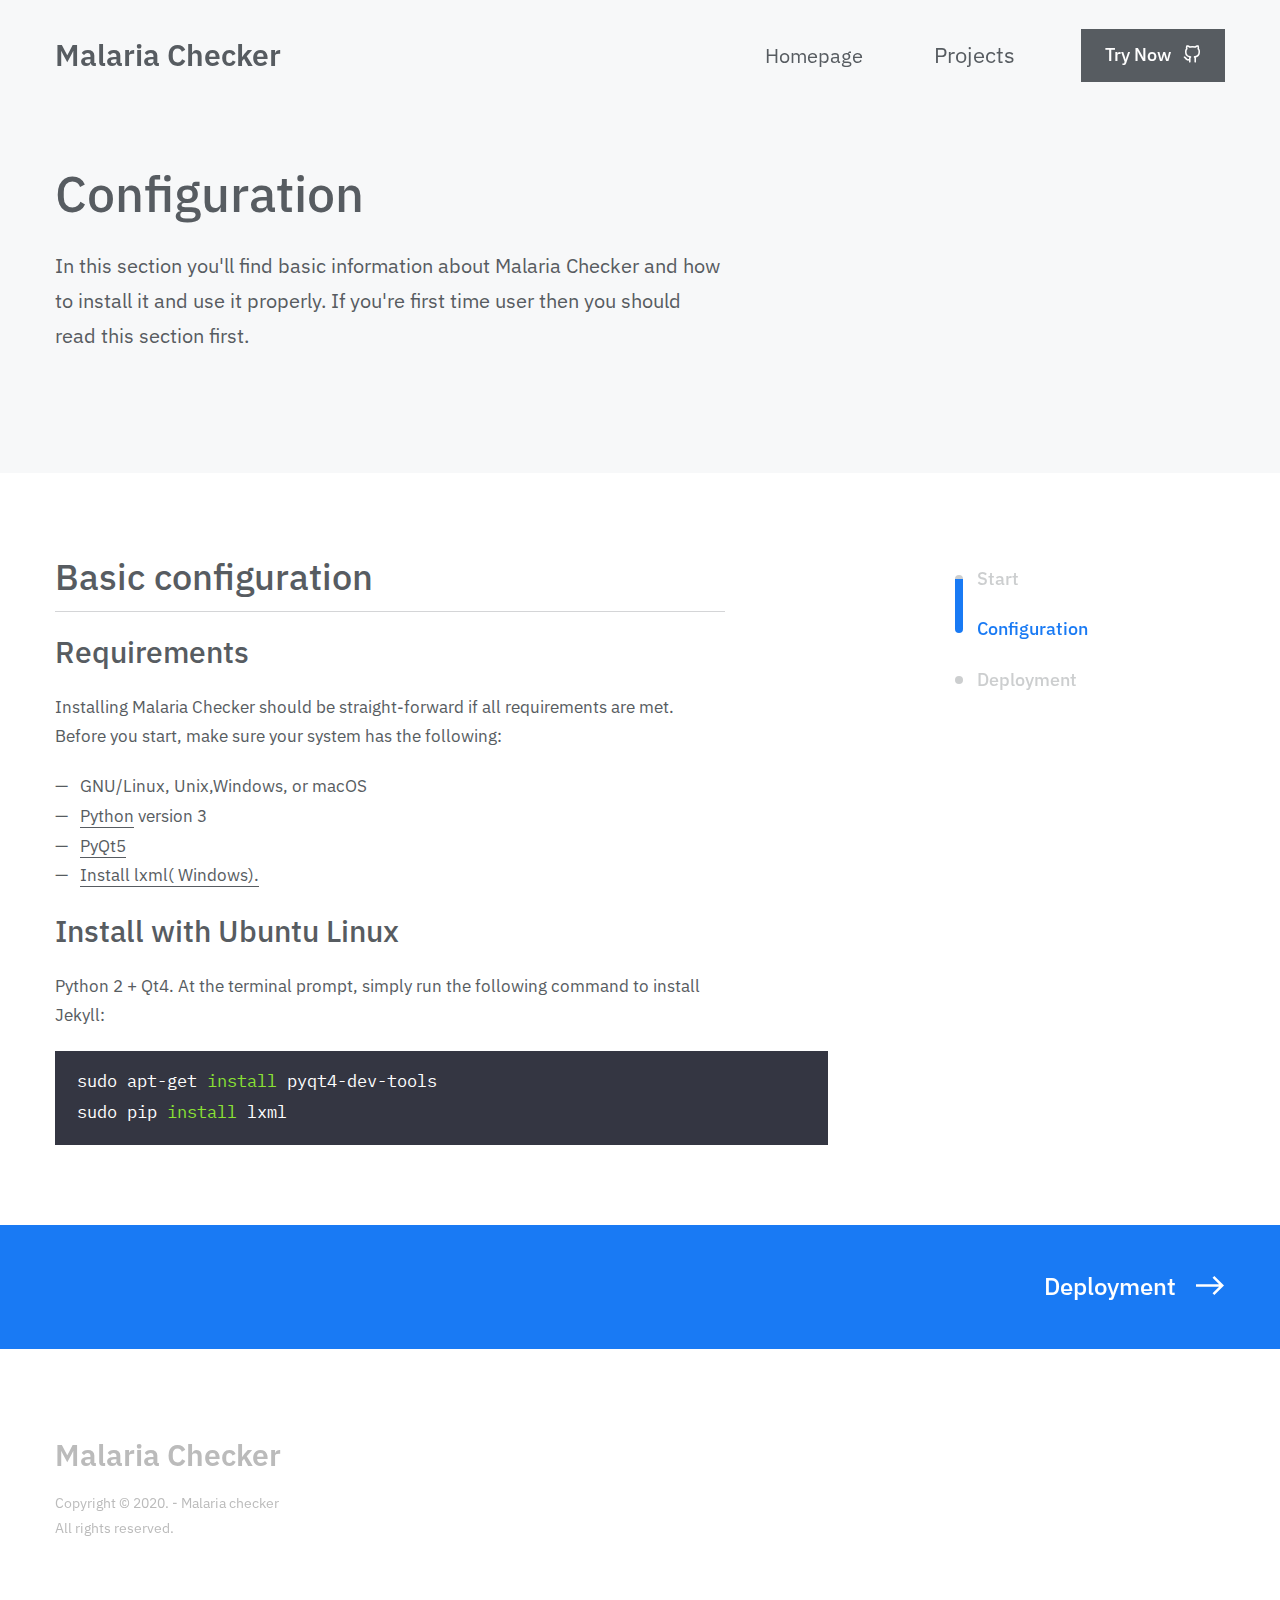
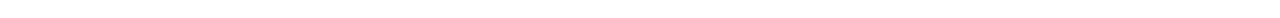
<file: config.html>
<!DOCTYPE html>

<html lang="en-US">


<head>
	<meta charset="UTF-8">
	<meta http-equiv="x-ua-compatible" content="ie=edge">
	<meta name="viewport" content="width=device-width, minimum-scale=1.0">
	
		<title>Malaria Checker</title>
	
	
		<meta name="description" content="">
	
	
	<link rel="icon" href="favicon.ico" type="image/x-icon">
	<link rel="stylesheet" href="https://fonts.googleapis.com/css?family=IBM+Plex+Mono|IBM+Plex+Sans:400,400i,500,500i,700,700i">
	<link rel="stylesheet" href="assets/css/style.css">
</head>
<body>
	
		<div class="c-offcanvas">
			<div class="c-offcanvas__inner">
				
					<ul class="c-nav c-nav--stacked u-mx-auto">
						
							<li><a href="index.html">Homepage</a></li>
					       <li >
                                	<div class="dropdown">
										  <button class="dropbtn">Projects</button>
										  <div class="dropdown-content">
										    <a href="malariaapp.html">Malariacheker </a>
										    <a href="tool.html">GrondTruth</a>
										   
										  </div>
										</div>
									</div>
                            </li>
						
					</ul><!-- /.c-nav -->
				
				
					
					<a href="" class="c-btn c-btn--md c-btn--gray u-text-md">
						Folk Now
						<div class="c-btn__icon">
							<i class="o-icon o-icon--github"></i>
						</div>
					</a>
		
					
				
			</div><!-- /.c-offcanvas__inner -->
		</div><!-- /.c-offcanvas -->
	

	
		<header class="c-header">
			<div class="o-container">
				<div class="o-row">
					<div class="o-col-12">
						<div class="u-flex u-items-center">
							
								
									<p class="c-logo u-mb-0 js-logo">
										<a href="index.html" class="c-logo__link">Malaria Checker</a>
									</p><!-- /.c-logo -->
								
							
							
								<div class="u-flex u-items-center u-ml-auto">
									
										<ul class="c-nav u-mb-0 u-hidden u-block@lg">
											
												
												<li class=""><a href="index.html">Homepage</a></li>
											   <li >
				                                	<div class="dropdown">
														  <button class="dropbtn">Projects</button>
														  <div class="dropdown-content">
														    <a href="malariaapp.html">Malariacheker </a>
														    <a href="tool.html">GrondTruth</a>
														   
														  </div>
														</div>
													</div>
				                                </li>
															
										</ul><!-- /.c-nav -->
									
									
										<div class="u-ml-5 u-hidden u-block@lg">
											
											<a href="" class="c-btn c-btn--md c-btn--gray u-text-md">
												Try Now
												<div class="c-btn__icon">
													<i class="o-icon o-icon--github"></i>
												</div>
											</a>
								
											
										</div>
									
								</div>
							
							<button class="c-hamburger-icon c-hamburger-icon--slider js-hamburger-icon js-offcanvas-toggle u-ml-auto u-hidden@lg" type="button">
								<span class="c-hamburger-icon__box">
									<span class="c-hamburger-icon__inner"></span>
								</span><!-- /.c-hamburger-icon__box -->
							</button><!-- /.c-hamburger-icon -->
						</div>
					</div><!-- /.o-col -->
				</div><!-- /.o-row -->
			</div><!-- /.o-container -->
		</header><!-- /.c-header -->
	








	
		<div class="c-hero u-bg-gray-30 u-pt-16 u-pb-10">
	
		<div class="o-container">
			<div class="o-row">
				<div class="o-col-8@lg o-col-7@xl">
					
						<h2 class="u-text-lg u-text-xl@sm">Configuration</h2>
					
					
						<div class="u-h6">
							<p>In this section you'll find basic information about Malaria Checker and how to install it and use it properly. If you're first time user then you should read this section first.</p>
						</div>
					
					
					
				</div><!-- /.o-col -->
			</div><!-- /.o-row -->
		</div><!-- /.o-container -->
	</div>




	<div class="u-pt-8 u-pb-5">
		<div class="o-container">
			<div class="o-row">
				
					<div class="o-col-8@lg o-col-7@xl">
						<div class="c-post u-mb-3@lg js-post">
 
<h2 id="install-jekyll">Basic configuration</h2>
<h3 id="requirements">Requirements</h3>
<p>Installing Malaria Checker should be straight-forward if all requirements are met. Before you start, make sure your system has the following:</p>

<ul>
  <li>GNU/Linux, Unix,Windows, or macOS</li>
  <li><a href="" target="_blank">Python</a> version 3</li>
  <li><a href="" target="_blank">PyQt5</a></li>
  <li><a href="" target="_blank">Install lxml( Windows).</a></li>
</ul>

<h3 id="install-with-rubygems">Install with Ubuntu Linux</h3>
<p>Python 2 + Qt4</a>. At the terminal prompt, simply run the following command to install Jekyll:</p>

<div class="language-sh highlighter-rouge">
	<div class="highlight">
		<pre class="highlight"><code>sudo apt-get <span class="nb">install </span>pyqt4-dev-tools</code><br><code>sudo pip <span class="nb">install </span>lxml</code></pre>
	</div>
</div>

			

						</div><!-- /.c-post -->
					</div><!-- /.o-col -->
				
				
					<div class="o-col-3@lg o-offset-1@lg o-offset-2@xl">
						<ul class="c-page-nav u-sticky u-pin-t-6 u-mt-4 u-mt-1@lg u-mb-1 u-mb-4@lg">
							
							
								
									<li >
										<a href="start.html">
											<p class="c-page-nav__heading">Start</p>
										</a>
									</li>
								
							
								
									<li class="is-active">
										<a href="config.html">
											<p class="c-page-nav__heading">Configuration</p>
										</a>
									</li>
								
								
							
								
									<li>
										<a href="deployment.html">
											<p class="c-page-nav__heading">Deployment</p>
										</a>
									</li>
							
						</ul><!-- /.c-page-nav -->
					</div><!-- /.o-col -->
				
			</div><!-- /.o-row -->
		</div><!-- /.o-container -->
	</div>




	<div class="u-bg-primary u-text-white u-pt-3 u-pt-4@sm u-pb-3 u-pb-4@sm">
		<div class="o-container">
			<div class="o-row">
				<div class="o-col-12 u-text-center">
					<div class="u-inline-block u-flex@sm">
						
							
							
								<a href="deployment.html" class="c-arrow-link c-arrow-link--next u-ml-auto">Deployment</a>
							
						
					</div>
				</div><!-- /.o-col -->
			</div><!-- /.o-row -->
		</div><!-- /.o-container -->
	</div>


	<footer class="c-footer">
		<div class="o-container">
			<div class="o-row">
				<div class="o-col-12 u-mt-6 u-mt-8@md u-mb-4 u-mb-6@md">

					<p class="c-logo u-mb-1">
						Malaria Checker
					</p><!-- /.c-logo -->


					<p>Copyright &copy; 2020. - Malaria checker <br>All rights reserved.</p>

				</div><!-- /.o-col -->
			</div><!-- /.o-row -->
		</div><!-- /.o-container -->
	</footer><!-- /.c-footer -->

		

		<script type="text/javascript" src="assets/js/vendor/jquery-3.3.1.min.js"></script>
		<script type="text/javascript" src="assets/js/scripts.min.js"></script>

		

	</body>

</html>
</file>
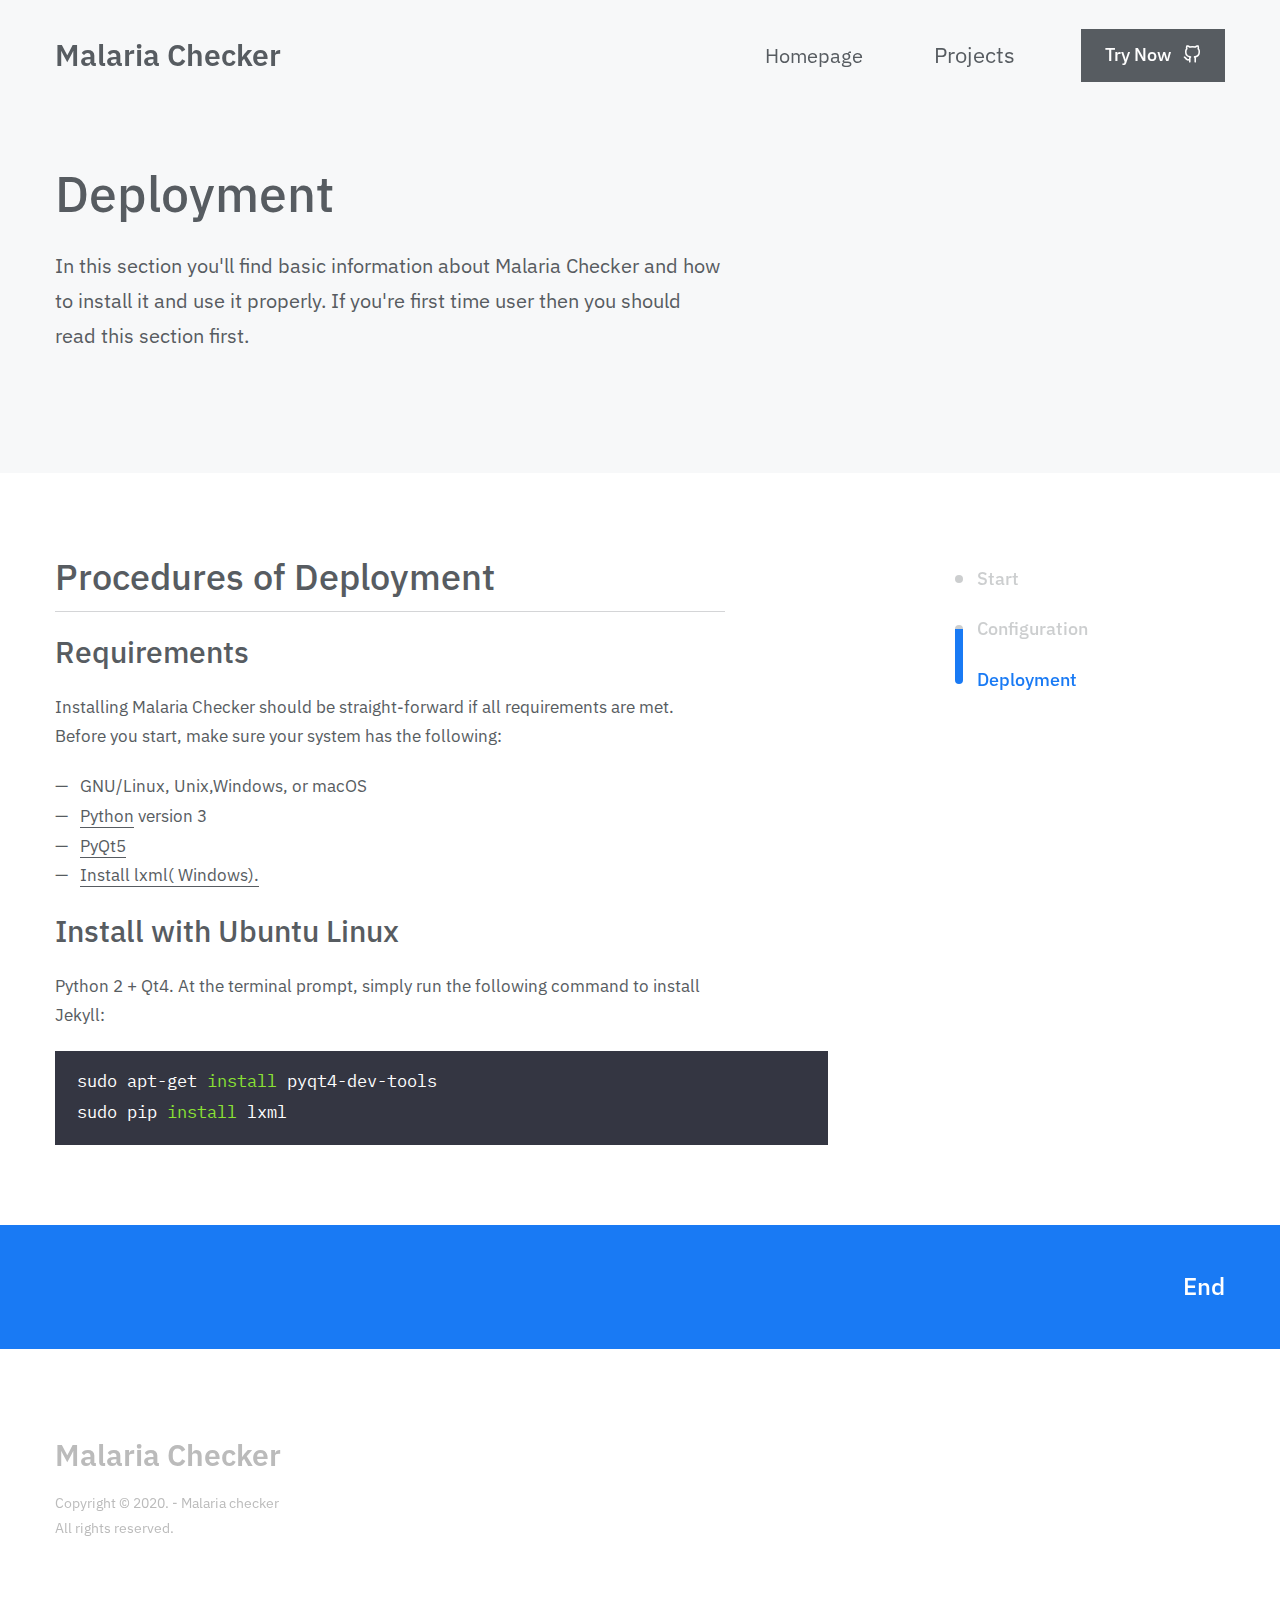
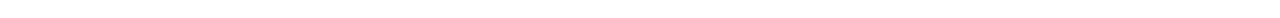
<file: deployment.html>
<!DOCTYPE html>

<html lang="en-US">


<head>
	<meta charset="UTF-8">
	<meta http-equiv="x-ua-compatible" content="ie=edge">
	<meta name="viewport" content="width=device-width, minimum-scale=1.0">
	
		<title>Malaria Checker</title>
	
	
		<meta name="description" content="">
	
	
	<link rel="icon" href="favicon.ico" type="image/x-icon">
	<link rel="stylesheet" href="https://fonts.googleapis.com/css?family=IBM+Plex+Mono|IBM+Plex+Sans:400,400i,500,500i,700,700i">
	<link rel="stylesheet" href="assets/css/style.css">
</head>
<body>
	
		<div class="c-offcanvas">
			<div class="c-offcanvas__inner">
				
					<ul class="c-nav c-nav--stacked u-mx-auto">
						
							<li><a href="index.html">Homepage</a></li>
						     <li >
                                	<div class="dropdown">
										  <button class="dropbtn">Projects</button>
										  <div class="dropdown-content">
										    <a href="malariaapp.html">Malariacheker </a>
										    <a href="tool.html">GrondTruth</a>
										   
										  </div>
										</div>
									</div>
                                </li>
						
					</ul><!-- /.c-nav -->
				
				
					
					<a href="" class="c-btn c-btn--md c-btn--gray u-text-md">
						Folk Now
						<div class="c-btn__icon">
							<i class="o-icon o-icon--github"></i>
						</div>
					</a>
		
					
				
			</div><!-- /.c-offcanvas__inner -->
		</div><!-- /.c-offcanvas -->
	

	
		<header class="c-header">
			<div class="o-container">
				<div class="o-row">
					<div class="o-col-12">
						<div class="u-flex u-items-center">
							
								
									<p class="c-logo u-mb-0 js-logo">
										<a href="index.html" class="c-logo__link">Malaria Checker</a>
									</p><!-- /.c-logo -->
								
							
							
								<div class="u-flex u-items-center u-ml-auto">
									
										<ul class="c-nav u-mb-0 u-hidden u-block@lg">
											
												
												<li class=""><a href="index.html">Homepage</a></li>
											
												 <li >
				                                	<div class="dropdown">
														  <button class="dropbtn">Projects</button>
														  <div class="dropdown-content">
														    <a href="malariaapp.html">Malariacheker </a>
														    <a href="tool.html">GrondTruth</a>
														   
														  </div>
														</div>
													</div>
				                                </li>
											
										</ul><!-- /.c-nav -->
									
									
										<div class="u-ml-5 u-hidden u-block@lg">
											
											<a href="" class="c-btn c-btn--md c-btn--gray u-text-md">
												Try Now
												<div class="c-btn__icon">
													<i class="o-icon o-icon--github"></i>
												</div>
											</a>
								
											
										</div>
									
								</div>
							
							<button class="c-hamburger-icon c-hamburger-icon--slider js-hamburger-icon js-offcanvas-toggle u-ml-auto u-hidden@lg" type="button">
								<span class="c-hamburger-icon__box">
									<span class="c-hamburger-icon__inner"></span>
								</span><!-- /.c-hamburger-icon__box -->
							</button><!-- /.c-hamburger-icon -->
						</div>
					</div><!-- /.o-col -->
				</div><!-- /.o-row -->
			</div><!-- /.o-container -->
		</header><!-- /.c-header -->
	








	
		<div class="c-hero u-bg-gray-30 u-pt-16 u-pb-10">
	
		<div class="o-container">
			<div class="o-row">
				<div class="o-col-8@lg o-col-7@xl">
					
						<h2 class="u-text-lg u-text-xl@sm">Deployment</h2>
					
					
						<div class="u-h6">
							<p>In this section you'll find basic information about Malaria Checker and how to install it and use it properly. If you're first time user then you should read this section first.</p>
						</div>
					
					
					
				</div><!-- /.o-col -->
			</div><!-- /.o-row -->
		</div><!-- /.o-container -->
	</div>




	<div class="u-pt-8 u-pb-5">
		<div class="o-container">
			<div class="o-row">
				
					<div class="o-col-8@lg o-col-7@xl">
						<div class="c-post u-mb-3@lg js-post">
 
<h2 id="install-jekyll">Procedures of Deployment</h2>
<h3 id="requirements">Requirements</h3>
<p>Installing Malaria Checker should be straight-forward if all requirements are met. Before you start, make sure your system has the following:</p>

<ul>
  <li>GNU/Linux, Unix,Windows, or macOS</li>
  <li><a href="" target="_blank">Python</a> version 3</li>
  <li><a href="" target="_blank">PyQt5</a></li>
  <li><a href="" target="_blank">Install lxml( Windows).</a></li>
</ul>

<h3 id="install-with-rubygems">Install with Ubuntu Linux</h3>
<p>Python 2 + Qt4</a>. At the terminal prompt, simply run the following command to install Jekyll:</p>

<div class="language-sh highlighter-rouge">
	<div class="highlight">
		<pre class="highlight"><code>sudo apt-get <span class="nb">install </span>pyqt4-dev-tools</code><br><code>sudo pip <span class="nb">install </span>lxml</code></pre>
	</div>
</div>

			

						</div><!-- /.c-post -->
					</div><!-- /.o-col -->
				
				
					<div class="o-col-3@lg o-offset-1@lg o-offset-2@xl">
						<ul class="c-page-nav u-sticky u-pin-t-6 u-mt-4 u-mt-1@lg u-mb-1 u-mb-4@lg">
							
							
								
									<li >
										<a href="start.html">
											<p class="c-page-nav__heading">Start</p>
										</a>
									</li>
								
							
								
									<li >
										<a href="">
											<p class="c-page-nav__heading">Configuration</p>
										</a>
									</li>
								
								
							
								
									<li class="is-active">
										<a href="">
											<p class="c-page-nav__heading">Deployment</p>
										</a>
									</li>
							
						</ul><!-- /.c-page-nav -->
					</div><!-- /.o-col -->
				
			</div><!-- /.o-row -->
		</div><!-- /.o-container -->
	</div>




	<div class="u-bg-primary u-text-white u-pt-3 u-pt-4@sm u-pb-3 u-pb-4@sm">
		<div class="o-container">
			<div class="o-row">
				<div class="o-col-12 u-text-center">
					<div class="u-inline-block u-flex@sm">
						
							
							
								<a href="" class="c-arrow-link c-arrow-link-- u-ml-auto">End</a>
							
						
					</div>
				</div><!-- /.o-col -->
			</div><!-- /.o-row -->
		</div><!-- /.o-container -->
	</div>


	<footer class="c-footer">
		<div class="o-container">
			<div class="o-row">
				<div class="o-col-12 u-mt-6 u-mt-8@md u-mb-4 u-mb-6@md">

					<p class="c-logo u-mb-1">
						Malaria Checker
					</p><!-- /.c-logo -->


					<p>Copyright &copy; 2020. - Malaria checker <br>All rights reserved.</p>

				</div><!-- /.o-col -->
			</div><!-- /.o-row -->
		</div><!-- /.o-container -->
	</footer><!-- /.c-footer -->

		

		<script type="text/javascript" src="assets/js/vendor/jquery-3.3.1.min.js"></script>
		<script type="text/javascript" src="assets/js/scripts.min.js"></script>

		

	</body>

</html>
</file>
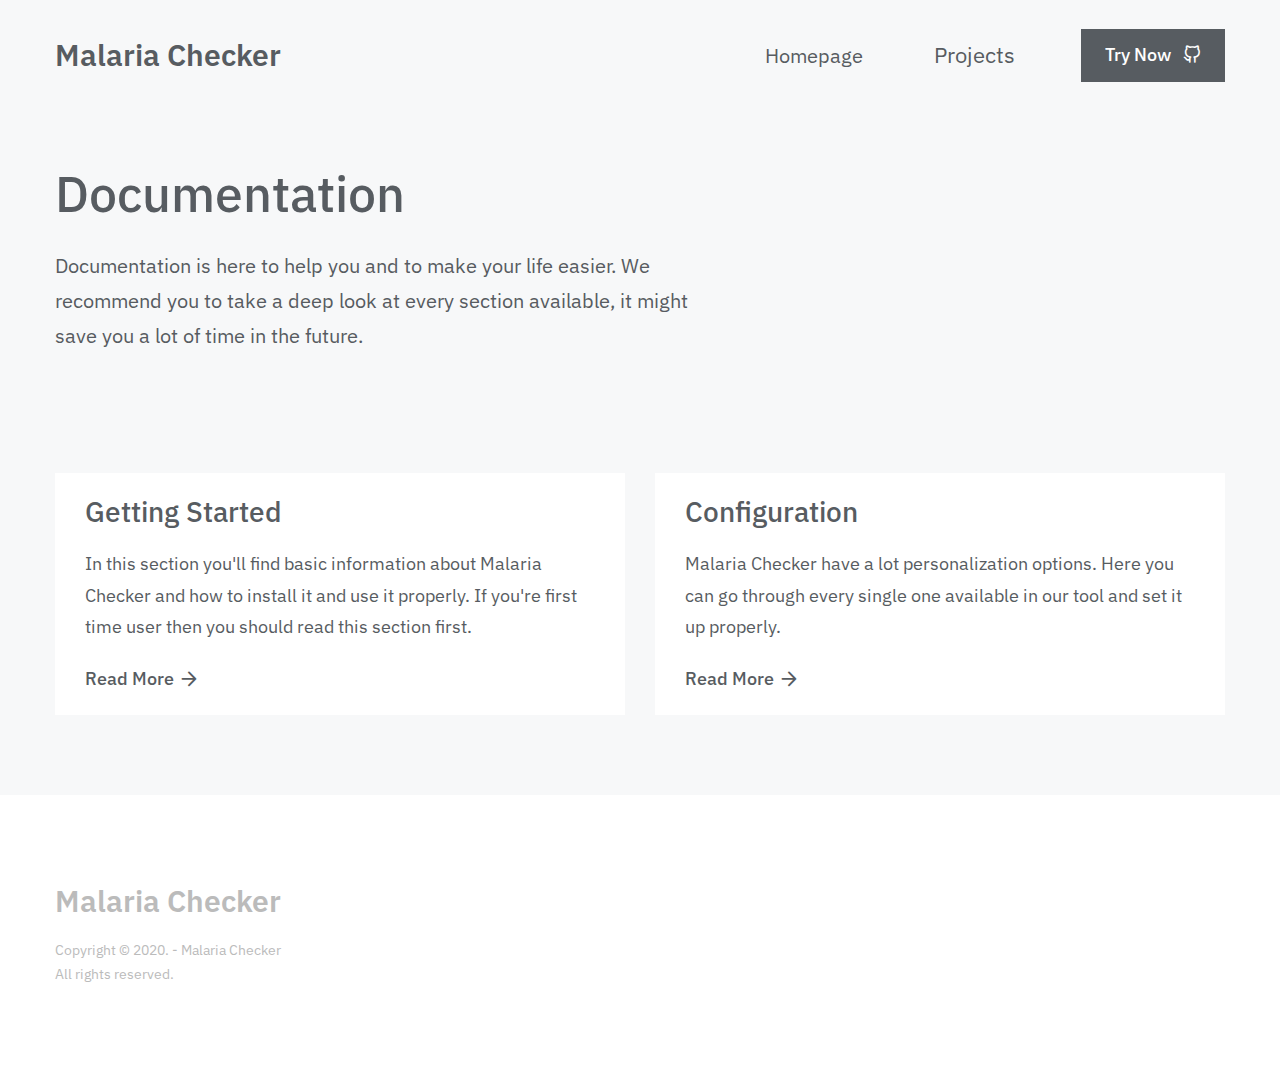
<file: docs.html>
<!DOCTYPE html>

	<html lang="en-US">

<head>
		<meta charset="UTF-8">
		<meta http-equiv="x-ua-compatible" content="ie=edge">
		<meta name="viewport" content="width=device-width, minimum-scale=1.0">
		
			<title>Malaria Checker</title>
		
		
			<meta name="description" content="">
		
		
		<link rel="icon" href="favicon.ico" type="image/x-icon">
		<link rel="stylesheet" href="https://fonts.googleapis.com/css?family=IBM+Plex+Mono|IBM+Plex+Sans:400,400i,500,500i,700,700i">
		<link rel="stylesheet" href="assets/css/style.css">
	</head>
	<body>
		
			<div class="c-offcanvas">
				<div class="c-offcanvas__inner">
					
						<ul class="c-nav c-nav--stacked u-mx-auto">
							
								<li><a href="index.html">Homepage</a></li>
							   <li >
                                	<div class="dropdown">
										  <button class="dropbtn">Projects</button>
										  <div class="dropdown-content">
										    <a href="malariaapp.html">Malariacheker </a>
										    <a href="tool.html">GrondTruth</a>
										   
										  </div>
										</div>
									</div>
                                </li>
							
						</ul><!-- /.c-nav -->
					
					
						
						<a href="" class="c-btn c-btn--md c-btn--gray u-text-md">
							Folk Now
							<div class="c-btn__icon">
								<i class="o-icon o-icon--github"></i>
							</div>
						</a>
			
						
					
				</div><!-- /.c-offcanvas__inner -->
			</div><!-- /.c-offcanvas -->
		

		
			<header class="c-header">
				<div class="o-container">
					<div class="o-row">
						<div class="o-col-12">
							<div class="u-flex u-items-center">
								
									
										<p class="c-logo u-mb-0 js-logo">
											<a href="index.html" class="c-logo__link">Malaria Checker</a>
										</p><!-- /.c-logo -->
									
								
								
									<div class="u-flex u-items-center u-ml-auto">
										
											<ul class="c-nav u-mb-0 u-hidden u-block@lg">
												
													
													<li class=""><a href="index.html">Homepage</a></li>
												
												   <li >
					                                	<div class="dropdown">
															  <button class="dropbtn">Projects</button>
															  <div class="dropdown-content">
															    <a href="malariaapp.html">Malariacheker </a>
															    <a href="tool.html">GrondTruth</a>
															   
															  </div>
															</div>
														</div>
					                                </li>
												
											</ul><!-- /.c-nav -->
										
										
											<div class="u-ml-5 u-hidden u-block@lg">
												
												<a href="" class="c-btn c-btn--md c-btn--gray u-text-md">
													Try Now
													<div class="c-btn__icon">
														<i class="o-icon o-icon--github"></i>
													</div>
												</a>
									
												
											</div>
										
									</div>
								
								<button class="c-hamburger-icon c-hamburger-icon--slider js-hamburger-icon js-offcanvas-toggle u-ml-auto u-hidden@lg" type="button">
									<span class="c-hamburger-icon__box">
										<span class="c-hamburger-icon__inner"></span>
									</span><!-- /.c-hamburger-icon__box -->
								</button><!-- /.c-hamburger-icon -->
							</div>
						</div><!-- /.o-col -->
					</div><!-- /.o-row -->
				</div><!-- /.o-container -->
			</header><!-- /.c-header -->
		







	
		<div class="c-hero u-bg-gray-30 u-pt-16 u-pb-10">
	
		<div class="o-container">
			<div class="o-row">
				<div class="o-col-8@lg o-col-7@xl">
					
						<h2 class="u-text-lg u-text-xl@sm">Documentation</h2>
					
					
						<div class="u-h6">
							<p>Documentation is here to help you and to make your life easier. We recommend you to take a deep look at every section available, it might save you a lot of time in the future.</p>
						</div>
					
					
					
				</div><!-- /.o-col -->
			</div><!-- /.o-row -->
		</div><!-- /.o-container -->
	</div>




	<div class="u-pb-5 u-bg-gray-30">
		<div class="o-container">
			<div class="o-row">
				<div class="o-col-12">
					<div class="o-row">
						
						
							<div class="o-col-6@lg u-mb-3">
								<a href="start.html" class="c-feature-card c-feature-card--large">
									<div class="c-feature-card__content">
										
											<h4 class="c-feature-card__title">Getting Started</h4>
										
										
											<p>In this section you'll find basic information about Malaria Checker and how to install it and use it properly. If you're first time user then you should read this section first.</p>
										
										<button class="c-feature-card__cta">
											Read More
											<i class="o-icon o-icon--arrow-right"></i>
										</button>
									</div><!-- /.c-featured-card__content -->
								</a><!-- /.c-feature-card -->
							</div><!-- /.col -->
						
							<div class="o-col-6@lg u-mb-3">
								<a href="" class="c-feature-card c-feature-card--large">
									<div class="c-feature-card__content">
										
											<h4 class="c-feature-card__title">Configuration</h4>
										
										
											<p>Malaria Checker have a lot personalization options. Here you can go through every single one available in our tool and set it up properly.</p>
										
										<button class="c-feature-card__cta">
											Read More
											<i class="o-icon o-icon--arrow-right"></i>
										</button>
									</div><!-- /.c-featured-card__content -->
								</a><!-- /.c-feature-card -->
							</div><!-- /.col -->
						

						


						
					</div><!-- /.o-row -->
				</div><!-- /.col -->
			</div><!-- /.o-row -->
		</div><!-- /.o-container -->
	</div>





		
			<footer class="c-footer">
				<div class="o-container">
					<div class="o-row">
						<div class="o-col-12 u-mt-6 u-mt-8@md u-mb-4 u-mb-6@md">
							
								<p class="c-logo u-mb-1">
									Malaria Checker
								</p><!-- /.c-logo -->
							
							
								<p>Copyright &copy; 2020. - Malaria Checker <br>All rights reserved.</p>
							
						</div><!-- /.o-col -->
					</div><!-- /.o-row -->
				</div><!-- /.o-container -->
			</footer><!-- /.c-footer -->
		

		<script type="text/javascript" src="../assets/js/vendor/jquery-3.3.1.min.js"></script>
		<script type="text/javascript" src="../assets/js/scripts.min.js"></script>

		

	</body>

</html>
</file>
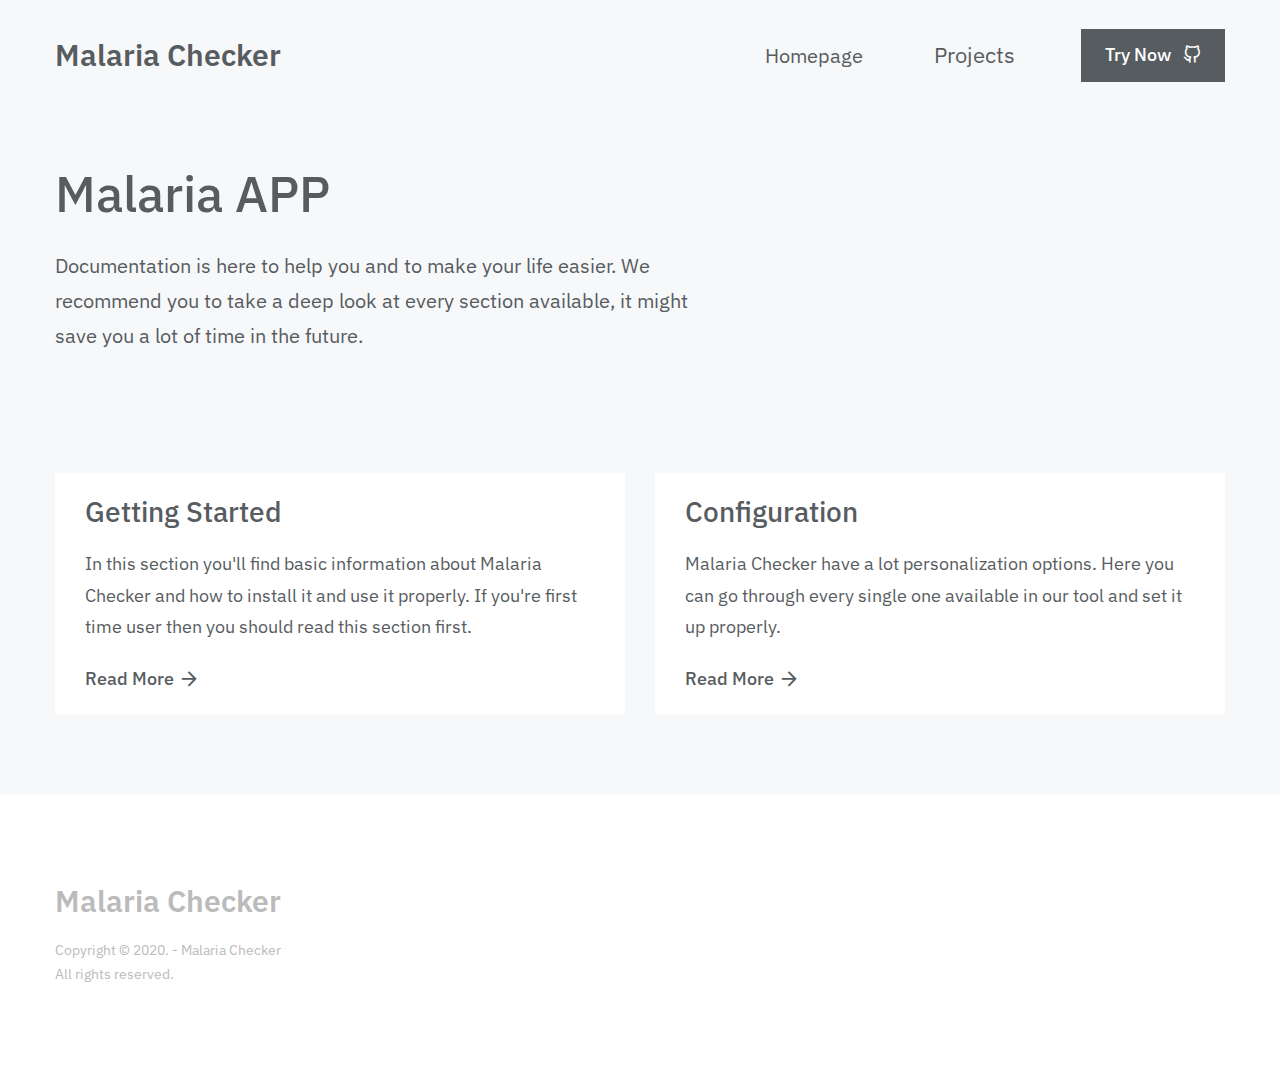
<file: malariaapp.html>
<!DOCTYPE html>

	<html lang="en-US">

<head>
		<meta charset="UTF-8">
		<meta http-equiv="x-ua-compatible" content="ie=edge">
		<meta name="viewport" content="width=device-width, minimum-scale=1.0">
		
			<title>Malaria Checker</title>
		
		
			<meta name="description" content="">
		
		
		<link rel="icon" href="favicon.ico" type="image/x-icon">
		<link rel="stylesheet" href="https://fonts.googleapis.com/css?family=IBM+Plex+Mono|IBM+Plex+Sans:400,400i,500,500i,700,700i">
		<link rel="stylesheet" href="assets/css/style.css">
	</head>
	<body>
		
			<div class="c-offcanvas">
				<div class="c-offcanvas__inner">
					
						<ul class="c-nav c-nav--stacked u-mx-auto">
							
								<li><a href="index.html">Homepage</a></li>
							   <li >
                                	<div class="dropdown">
										  <button class="dropbtn">Projects</button>
										  <div class="dropdown-content">
										    <a href="malariaapp.html">Malariacheker </a>
										    <a href="tool.html">GrondTruth</a>
										   
										  </div>
										</div>
									</div>
                                </li>
						</ul><!-- /.c-nav -->
					
					
						
						<a href="" class="c-btn c-btn--md c-btn--gray u-text-md">
							Folk Now
							<div class="c-btn__icon">
								<i class="o-icon o-icon--github"></i>
							</div>
						</a>
			
						
					
				</div><!-- /.c-offcanvas__inner -->
			</div><!-- /.c-offcanvas -->
		

		
			<header class="c-header">
				<div class="o-container">
					<div class="o-row">
						<div class="o-col-12">
							<div class="u-flex u-items-center">
								
									
										<p class="c-logo u-mb-0 js-logo">
											<a href="index.html" class="c-logo__link">Malaria Checker</a>
										</p><!-- /.c-logo -->
									
								
								
									<div class="u-flex u-items-center u-ml-auto">
										
											<ul class="c-nav u-mb-0 u-hidden u-block@lg">
												
													
													<li class=""><a href="index.html">Homepage</a></li>
												
													 <li >
					                                	<div class="dropdown">
															  <button class="dropbtn">Projects</button>
															  <div class="dropdown-content">
															    <a href="malariaapp.html">Malariacheker </a>
															    <a href="tool.html">GrondTruth</a>
															   
															  </div>
															</div>
														</div>
					                                </li>
											</ul><!-- /.c-nav -->
										
										
											<div class="u-ml-5 u-hidden u-block@lg">
												
												<a href="" class="c-btn c-btn--md c-btn--gray u-text-md">
													Try Now
													<div class="c-btn__icon">
														<i class="o-icon o-icon--github"></i>
													</div>
												</a>
									
												
											</div>
										
									</div>
								
								<button class="c-hamburger-icon c-hamburger-icon--slider js-hamburger-icon js-offcanvas-toggle u-ml-auto u-hidden@lg" type="button">
									<span class="c-hamburger-icon__box">
										<span class="c-hamburger-icon__inner"></span>
									</span><!-- /.c-hamburger-icon__box -->
								</button><!-- /.c-hamburger-icon -->
							</div>
						</div><!-- /.o-col -->
					</div><!-- /.o-row -->
				</div><!-- /.o-container -->
			</header><!-- /.c-header -->
		







	
		<div class="c-hero u-bg-gray-30 u-pt-16 u-pb-10">
	
		<div class="o-container">
			<div class="o-row">
				<div class="o-col-8@lg o-col-7@xl">
					
						<h2 class="u-text-lg u-text-xl@sm">Malaria APP</h2>
					
					
						<div class="u-h6">
							<p>Documentation is here to help you and to make your life easier. We recommend you to take a deep look at every section available, it might save you a lot of time in the future.</p>
						</div>
					
					
					
				</div><!-- /.o-col -->
			</div><!-- /.o-row -->
		</div><!-- /.o-container -->
	</div>




	<div class="u-pb-5 u-bg-gray-30">
		<div class="o-container">
			<div class="o-row">
				<div class="o-col-12">
					<div class="o-row">
						
						
							<div class="o-col-6@lg u-mb-3">
								<a href="start.html" class="c-feature-card c-feature-card--large">
									<div class="c-feature-card__content">
										
											<h4 class="c-feature-card__title">Getting Started</h4>
										
										
											<p>In this section you'll find basic information about Malaria Checker and how to install it and use it properly. If you're first time user then you should read this section first.</p>
										
										<button class="c-feature-card__cta">
											Read More
											<i class="o-icon o-icon--arrow-right"></i>
										</button>
									</div><!-- /.c-featured-card__content -->
								</a><!-- /.c-feature-card -->
							</div><!-- /.col -->
						
							<div class="o-col-6@lg u-mb-3">
								<a href="" class="c-feature-card c-feature-card--large">
									<div class="c-feature-card__content">
										
											<h4 class="c-feature-card__title">Configuration</h4>
										
										
											<p>Malaria Checker have a lot personalization options. Here you can go through every single one available in our tool and set it up properly.</p>
										
										<button class="c-feature-card__cta">
											Read More
											<i class="o-icon o-icon--arrow-right"></i>
										</button>
									</div><!-- /.c-featured-card__content -->
								</a><!-- /.c-feature-card -->
							</div><!-- /.col -->
						

						


						
					</div><!-- /.o-row -->
				</div><!-- /.col -->
			</div><!-- /.o-row -->
		</div><!-- /.o-container -->
	</div>





		
			<footer class="c-footer">
				<div class="o-container">
					<div class="o-row">
						<div class="o-col-12 u-mt-6 u-mt-8@md u-mb-4 u-mb-6@md">
							
								<p class="c-logo u-mb-1">
									Malaria Checker
								</p><!-- /.c-logo -->
							
							
								<p>Copyright &copy; 2020. - Malaria Checker <br>All rights reserved.</p>
							
						</div><!-- /.o-col -->
					</div><!-- /.o-row -->
				</div><!-- /.o-container -->
			</footer><!-- /.c-footer -->
		

		<script type="text/javascript" src="../assets/js/vendor/jquery-3.3.1.min.js"></script>
		<script type="text/javascript" src="../assets/js/scripts.min.js"></script>

		

	</body>

</html>
</file>
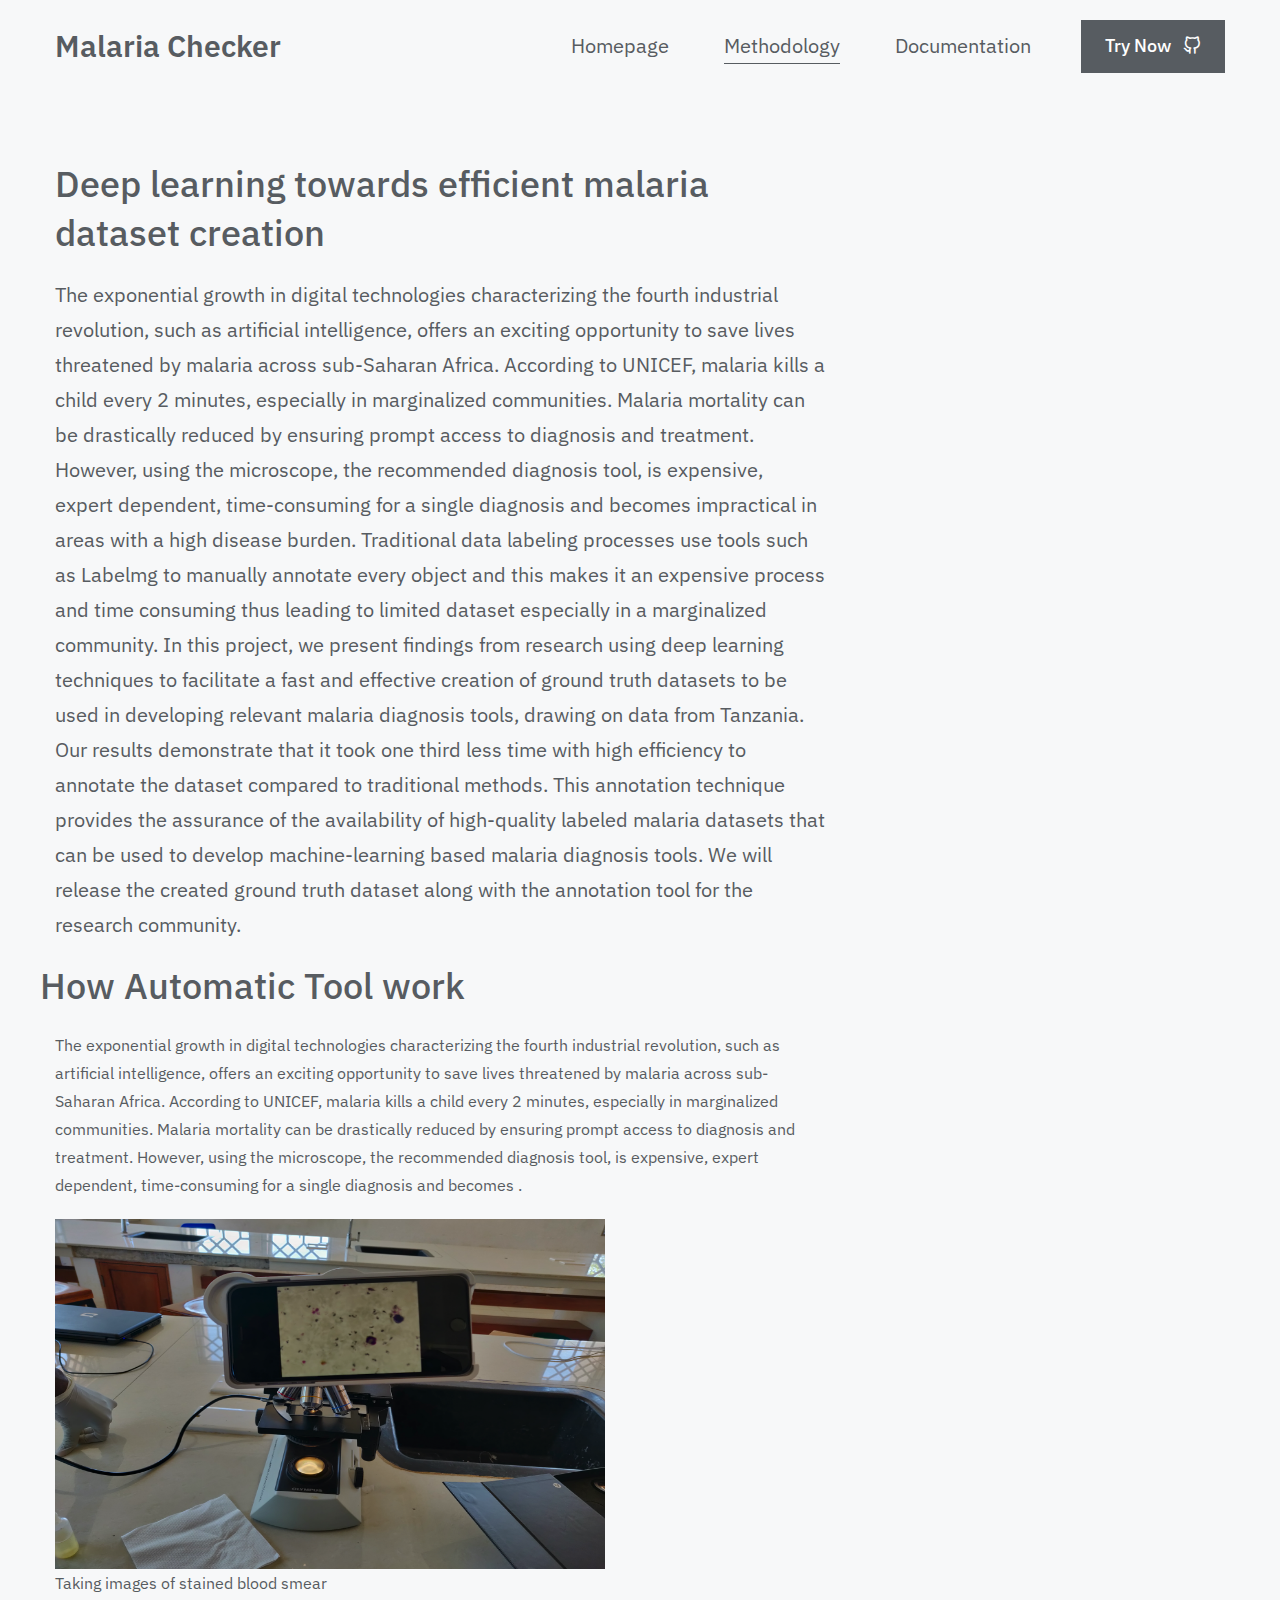
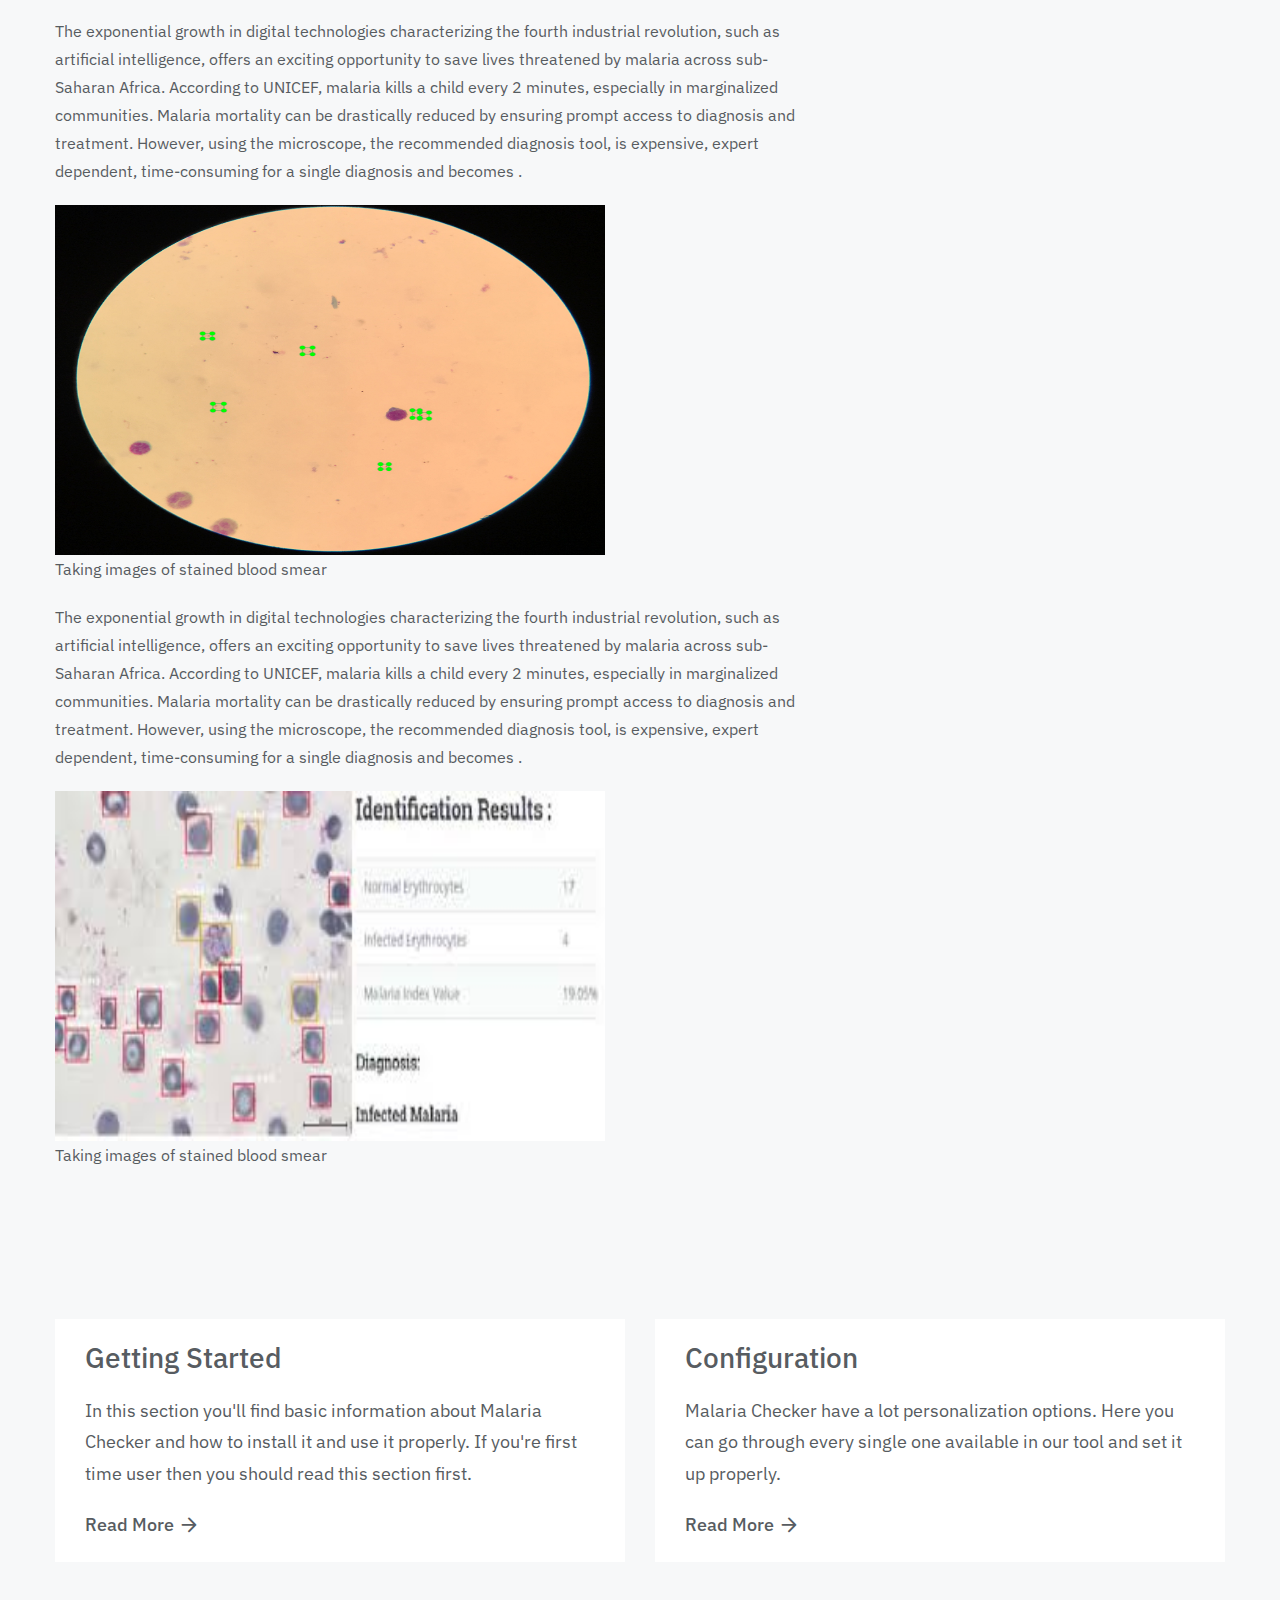
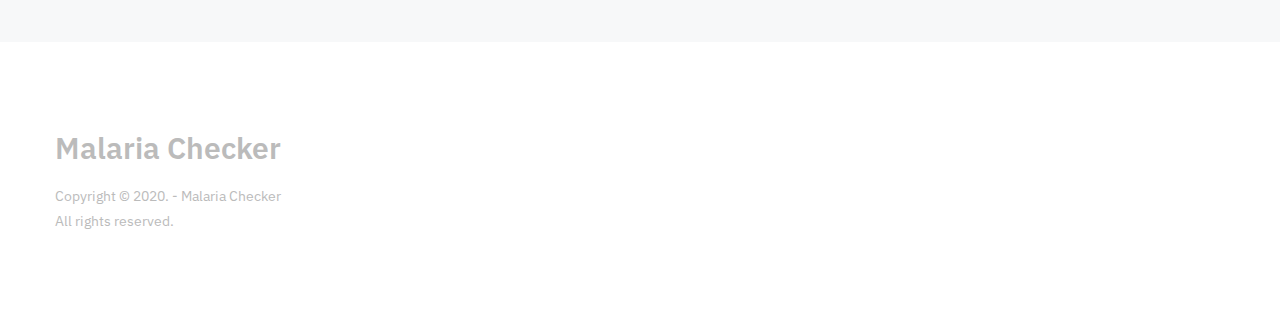
<file: methodology.html>
<!DOCTYPE html>

	<html lang="en-US">

<head>
		<meta charset="UTF-8">
		<meta http-equiv="x-ua-compatible" content="ie=edge">
		<meta name="viewport" content="width=device-width, minimum-scale=1.0">
		
			<title>Malaria Checker</title>
		
		
			<meta name="description" content="">
		
		
		<link rel="icon" href="favicon.ico" type="image/x-icon">
		<link rel="stylesheet" href="https://fonts.googleapis.com/css?family=IBM+Plex+Mono|IBM+Plex+Sans:400,400i,500,500i,700,700i">
		<link rel="stylesheet" href="assets/css/style.css">
	</head>
	<body>
		
			<div class="c-offcanvas">
				<div class="c-offcanvas__inner">
					
						<ul class="c-nav c-nav--stacked u-mx-auto">
							
								<li><a href="index.html">Homepage</a></li>
							
								<li><a href="docs.html">Documentation</a></li>
							
						</ul><!-- /.c-nav -->
					
					
						
						<a href="" class="c-btn c-btn--md c-btn--gray u-text-md">
							Folk Now
							<div class="c-btn__icon">
								<i class="o-icon o-icon--github"></i>
							</div>
						</a>
			
						
					
				</div><!-- /.c-offcanvas__inner -->
			</div><!-- /.c-offcanvas -->
		

		
			<header class="c-header">
				<div class="o-container">
					<div class="o-row">
						<div class="o-col-12">
							<div class="u-flex u-items-center">
								
									
										<p class="c-logo u-mb-0 js-logo">
											<a href="index.html" class="c-logo__link">Malaria Checker</a>
										</p><!-- /.c-logo -->
									
								
								
									<div class="u-flex u-items-center u-ml-auto">
										
											<ul class="c-nav u-mb-0 u-hidden u-block@lg">
												
													
													<li class=""><a href="index.html">Homepage</a></li>
													<li class="is-current"><a href="methodology.html">Methodology</a></li>
												
													
													<li class=""><a href="docs.html">Documentation</a></li>


												
											</ul><!-- /.c-nav -->
										
										
											<div class="u-ml-5 u-hidden u-block@lg">
												
												<a href="" class="c-btn c-btn--md c-btn--gray u-text-md">
													Try Now
													<div class="c-btn__icon">
														<i class="o-icon o-icon--github"></i>
													</div>
												</a>
									
												
											</div>
										
									</div>
								
								<button class="c-hamburger-icon c-hamburger-icon--slider js-hamburger-icon js-offcanvas-toggle u-ml-auto u-hidden@lg" type="button">
									<span class="c-hamburger-icon__box">
										<span class="c-hamburger-icon__inner"></span>
									</span><!-- /.c-hamburger-icon__box -->
								</button><!-- /.c-hamburger-icon -->
							</div>
						</div><!-- /.o-col -->
					</div><!-- /.o-row -->
				</div><!-- /.o-container -->
			</header><!-- /.c-header -->
		







	
		<div class="c-hero u-bg-gray-30 u-pt-16 u-pb-10">
	
		<div class="o-container">
			<div class="o-row">
				<div class="o-col-8@lg o-col-8@xl">
					
						<h2 class="u-text-l u-text-xl@smo">Deep learning towards efficient malaria dataset creation</h2>
					
					
						<div class="u-h6">
							<p>The exponential growth in digital technologies characterizing the fourth industrial revolution, such as artificial intelligence, offers an exciting opportunity to save lives threatened by malaria across sub-Saharan Africa. According to UNICEF, malaria kills a child every 2 minutes, especially in marginalized communities. Malaria mortality can be drastically reduced by ensuring prompt access to diagnosis and treatment. However, using the microscope, the recommended diagnosis tool, is expensive, expert dependent, time-consuming for a single diagnosis and becomes impractical in areas with a high disease burden. Traditional data labeling processes use tools such as Labelmg to manually annotate every object and this makes it an expensive process and time consuming thus leading to limited dataset especially in a marginalized community. In this project, we present findings from research using deep learning techniques to facilitate a fast and effective creation of ground truth datasets to be used in developing relevant malaria diagnosis tools, drawing on data from Tanzania. Our results demonstrate that it took one third less time with high efficiency to annotate the dataset compared to traditional methods. This annotation technique provides the assurance of the availability of high-quality labeled malaria datasets that can be used to develop machine-learning based malaria diagnosis tools. We will release the created ground truth dataset along with the annotation tool for the research community.</p>
						</div>
					
					
					
				</div><!-- /.o-col -->
			 
			</div><!-- /.o-row -->
			<div class="o-row">

				<h2 class="u-text-l u-text-xl@smo">How Automatic Tool work </h2>
				<div class="o-col-8@lg u-mb-3">
								 
									
										
											<!-- <h4 class="c-feature-card__title">Configuration</h4> -->
						<p>The exponential growth in digital technologies characterizing the fourth industrial revolution, such as artificial intelligence, offers an exciting opportunity to save lives threatened by malaria across sub-Saharan Africa. According to UNICEF, malaria kills a child every 2 minutes, especially in marginalized communities. Malaria mortality can be drastically reduced by ensuring prompt access to diagnosis and treatment. However, using the microscope, the recommended diagnosis tool, is expensive, expert dependent, time-consuming for a single diagnosis and becomes  .</p>						
					<img src="assets/images/bg/deep.png" style="width:550px;  height:350px;">
					<p>Taking images of stained blood smear</p>
												<!-- <h4 class="c-feature-card__title">Configuration</h4> -->
					<p>The exponential growth in digital technologies characterizing the fourth industrial revolution, such as artificial intelligence, offers an exciting opportunity to save lives threatened by malaria across sub-Saharan Africa. According to UNICEF, malaria kills a child every 2 minutes, especially in marginalized communities. Malaria mortality can be drastically reduced by ensuring prompt access to diagnosis and treatment. However, using the microscope, the recommended diagnosis tool, is expensive, expert dependent, time-consuming for a single diagnosis and becomes  .</p>							
					<img src="assets/images/bg/sample.png" style="width:550px;  height:350px;">
					<p>Taking images of stained blood smear</p>
						<p>The exponential growth in digital technologies characterizing the fourth industrial revolution, such as artificial intelligence, offers an exciting opportunity to save lives threatened by malaria across sub-Saharan Africa. According to UNICEF, malaria kills a child every 2 minutes, especially in marginalized communities. Malaria mortality can be drastically reduced by ensuring prompt access to diagnosis and treatment. However, using the microscope, the recommended diagnosis tool, is expensive, expert dependent, time-consuming for a single diagnosis and becomes  .</p>

						<img src="assets/images/bg/	lab.jpeg" style="width:550px;  height:350px;">
					<p>Taking images of stained blood smear</p>
				
								 
				</div><!-- /.col -->
						<div class="o-col-8@lg o-col-8@xl">
					 
					
						<div class="u-h6">
						 
						</div>
					
					
					
				</div><!-- /.o-col -->
			</div><!-- /.o-row -->
		</div><!-- /.o-container -->
	</div>




	<div class="u-pb-5 u-bg-gray-30">
		<div class="o-container">
			<div class="o-row">
				<div class="o-col-12">
					<div class="o-row">
						
						
							<div class="o-col-6@lg u-mb-3">
								<a href="start.html" class="c-feature-card c-feature-card--large">
									<div class="c-feature-card__content">
										
											<h4 class="c-feature-card__title">Getting Started</h4>
										
										
											<p>In this section you'll find basic information about Malaria Checker and how to install it and use it properly. If you're first time user then you should read this section first.</p>
										
										<button class="c-feature-card__cta">
											Read More
											<i class="o-icon o-icon--arrow-right"></i>
										</button>
									</div><!-- /.c-featured-card__content -->
								</a><!-- /.c-feature-card -->
							</div><!-- /.col -->
						
							<div class="o-col-6@lg u-mb-3">
								<a href="" class="c-feature-card c-feature-card--large">
									<div class="c-feature-card__content">
										
											<h4 class="c-feature-card__title">Configuration</h4>
										
										
											<p>Malaria Checker have a lot personalization options. Here you can go through every single one available in our tool and set it up properly.</p>
										
										<button class="c-feature-card__cta">
											Read More
											<i class="o-icon o-icon--arrow-right"></i>
										</button>
									</div><!-- /.c-featured-card__content -->
								</a><!-- /.c-feature-card -->
							</div><!-- /.col -->
						

						


						
					</div><!-- /.o-row -->
				</div><!-- /.col -->
			</div><!-- /.o-row -->
		</div><!-- /.o-container -->
	</div>





		
			<footer class="c-footer">
				<div class="o-container">
					<div class="o-row">
						<div class="o-col-12 u-mt-6 u-mt-8@md u-mb-4 u-mb-6@md">
							
								<p class="c-logo u-mb-1">
									Malaria Checker
								</p><!-- /.c-logo -->
							
							
								<p>Copyright &copy; 2020. - Malaria Checker <br>All rights reserved.</p>
							
						</div><!-- /.o-col -->
					</div><!-- /.o-row -->
				</div><!-- /.o-container -->
			</footer><!-- /.c-footer -->
		

		<script type="text/javascript" src="../assets/js/vendor/jquery-3.3.1.min.js"></script>
		<script type="text/javascript" src="../assets/js/scripts.min.js"></script>

		

	</body>

</html>
</file>
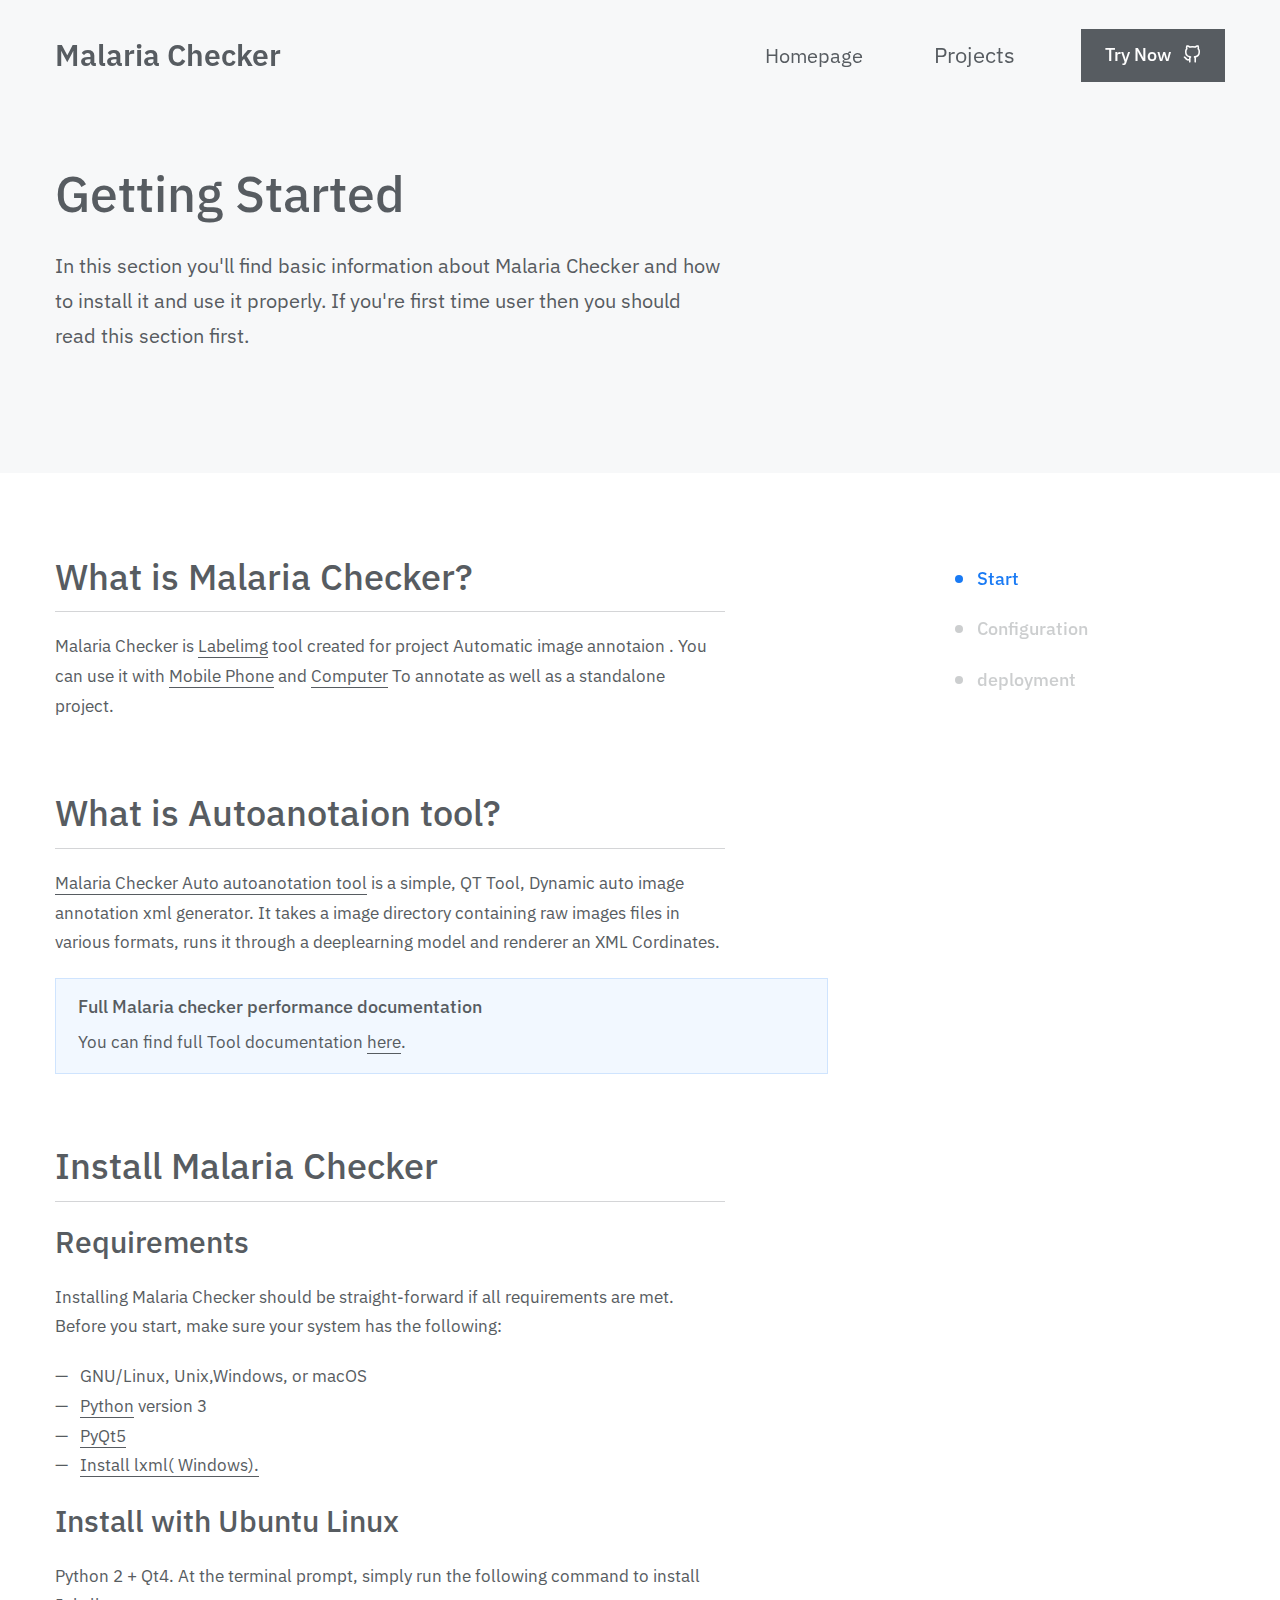
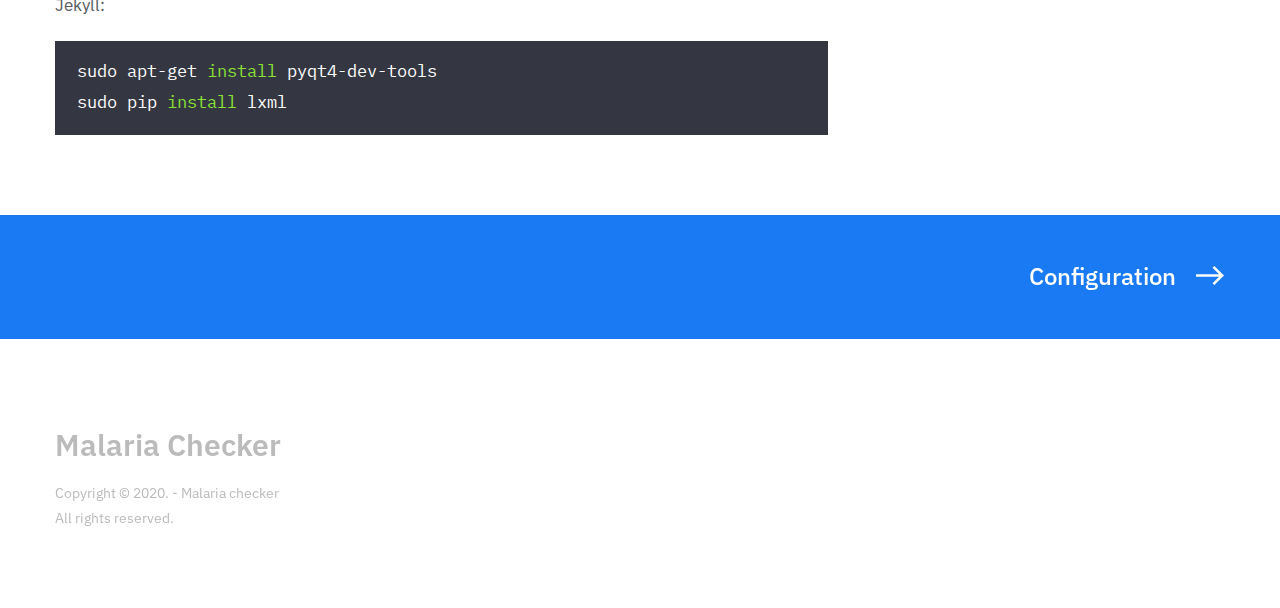
<file: start.html>
<!DOCTYPE html>

<html lang="en-US">


<head>
	<meta charset="UTF-8">
	<meta http-equiv="x-ua-compatible" content="ie=edge">
	<meta name="viewport" content="width=device-width, minimum-scale=1.0">
	
		<title>Malaria Checker</title>
	
	
		<meta name="description" content="">
	
	
	<link rel="icon" href="favicon.ico" type="image/x-icon">
	<link rel="stylesheet" href="https://fonts.googleapis.com/css?family=IBM+Plex+Mono|IBM+Plex+Sans:400,400i,500,500i,700,700i">
	<link rel="stylesheet" href="assets/css/style.css">
</head>
<body>
	
		<div class="c-offcanvas">
			<div class="c-offcanvas__inner">
				
					<ul class="c-nav c-nav--stacked u-mx-auto">
						
							<li><a href="index.html">Homepage</a></li>
						   <li >
                                	<div class="dropdown">
										  <button class="dropbtn">Projects</button>
										  <div class="dropdown-content">
										    <a href="malariaapp.html">Malariacheker </a>
										    <a href="tool.html">GrondTruth</a>
										   
										  </div>
										</div>
									</div>
                           </li>
					</ul><!-- /.c-nav -->
				
				
					
					<a href="" class="c-btn c-btn--md c-btn--gray u-text-md">
						Folk Now
						<div class="c-btn__icon">
							<i class="o-icon o-icon--github"></i>
						</div>
					</a>
		
					
				
			</div><!-- /.c-offcanvas__inner -->
		</div><!-- /.c-offcanvas -->
	

	
		<header class="c-header">
			<div class="o-container">
				<div class="o-row">
					<div class="o-col-12">
						<div class="u-flex u-items-center">
							
								
									<p class="c-logo u-mb-0 js-logo">
										<a href="index.html" class="c-logo__link">Malaria Checker</a>
									</p><!-- /.c-logo -->
								
							
							
								<div class="u-flex u-items-center u-ml-auto">
									
										<ul class="c-nav u-mb-0 u-hidden u-block@lg">
											
												
												<li class=""><a href="index.html">Homepage</a></li>
											
												<li >
				                                	<div class="dropdown">
														  <button class="dropbtn">Projects</button>
														  <div class="dropdown-content">
														    <a href="malariaapp.html">Malariacheker </a>
														    <a href="tool.html">GrondTruth</a>
														   
														  </div>
														</div>
													</div>
				                                </li>
											
										</ul><!-- /.c-nav -->
									
									
										<div class="u-ml-5 u-hidden u-block@lg">
											
											<a href="" class="c-btn c-btn--md c-btn--gray u-text-md">
												Try Now
												<div class="c-btn__icon">
													<i class="o-icon o-icon--github"></i>
												</div>
											</a>
								
											
										</div>
									
								</div>
							
							<button class="c-hamburger-icon c-hamburger-icon--slider js-hamburger-icon js-offcanvas-toggle u-ml-auto u-hidden@lg" type="button">
								<span class="c-hamburger-icon__box">
									<span class="c-hamburger-icon__inner"></span>
								</span><!-- /.c-hamburger-icon__box -->
							</button><!-- /.c-hamburger-icon -->
						</div>
					</div><!-- /.o-col -->
				</div><!-- /.o-row -->
			</div><!-- /.o-container -->
		</header><!-- /.c-header -->
	








	
		<div class="c-hero u-bg-gray-30 u-pt-16 u-pb-10">
	
		<div class="o-container">
			<div class="o-row">
				<div class="o-col-8@lg o-col-7@xl">
					
						<h2 class="u-text-lg u-text-xl@sm">Getting Started</h2>
					
					
						<div class="u-h6">
							<p>In this section you'll find basic information about Malaria Checker and how to install it and use it properly. If you're first time user then you should read this section first.</p>
						</div>
					
					
					
				</div><!-- /.o-col -->
			</div><!-- /.o-row -->
		</div><!-- /.o-container -->
	</div>




	<div class="u-pt-8 u-pb-5">
		<div class="o-container">
			<div class="o-row">
				
					<div class="o-col-8@lg o-col-7@xl">
						<div class="c-post u-mb-3@lg js-post">
							<h2 id="what-is-dox">What is Malaria Checker?</h2>
<p>Malaria Checker is <a href="" target="_blank">Labelimg</a> tool created for project Automatic image annotaion .
You can use it with <a href="" target="_blank">Mobile Phone</a> and <a href="" target="_blank">Computer</a> To annotate as well as a standalone project.</p>

<h2 id="what-is-jekyll">What is Autoanotaion tool?</h2>
<p><a href="" target="_blank">Malaria Checker Auto autoanotation tool</a> is a simple, QT Tool, Dynamic auto image annotation xml generator. It takes a image 
	directory containing raw images files in various formats, runs it through a deeplearning model and renderer an XML Cordinates.</p>

<div class="callout callout--info">
    <p><strong>Full Malaria checker performance documentation</strong> You can find full Tool documentation <a href="" target="_blank">here</a>.</p>
</div>

<h2 id="install-jekyll">Install Malaria Checker</h2>
<h3 id="requirements">Requirements</h3>
<p>Installing Malaria Checker should be straight-forward if all requirements are met. Before you start, make sure your system has the following:</p>

<ul>
  <li>GNU/Linux, Unix,Windows, or macOS</li>
  <li><a href="" target="_blank">Python</a> version 3</li>
  <li><a href="" target="_blank">PyQt5</a></li>
  <li><a href="" target="_blank">Install lxml( Windows).</a></li>
</ul>

<h3 id="install-with-rubygems">Install with Ubuntu Linux</h3>
<p>Python 2 + Qt4</a>. At the terminal prompt, simply run the following command to install Jekyll:</p>

<div class="language-sh highlighter-rouge">
	<div class="highlight">
		<pre class="highlight"><code>sudo apt-get <span class="nb">install </span>pyqt4-dev-tools</code><br><code>sudo pip <span class="nb">install </span>lxml</code></pre>
	</div>
</div>

			

						</div><!-- /.c-post -->
					</div><!-- /.o-col -->
				
				
					<div class="o-col-3@lg o-offset-1@lg o-offset-2@xl">
						<ul class="c-page-nav u-sticky u-pin-t-6 u-mt-4 u-mt-1@lg u-mb-1 u-mb-4@lg">
							
							
								
									<li class="is-active">
										<a href="start.html">
											<p class="c-page-nav__heading">Start</p>
										</a>
									</li>
								
							
								
									<li>
										<a href="config.html">
											<p class="c-page-nav__heading">Configuration</p>
										</a>
									</li>
								
								
							
								
									<li>
										<a href="deployment.html">
											<p class="c-page-nav__heading">deployment</p>
										</a>
									</li>
							
						</ul><!-- /.c-page-nav -->
					</div><!-- /.o-col -->
				
			</div><!-- /.o-row -->
		</div><!-- /.o-container -->
	</div>




	<div class="u-bg-primary u-text-white u-pt-3 u-pt-4@sm u-pb-3 u-pb-4@sm">
		<div class="o-container">
			<div class="o-row">
				<div class="o-col-12 u-text-center">
					<div class="u-inline-block u-flex@sm">
						
							
							
								<a href="config.html" class="c-arrow-link c-arrow-link--next u-ml-auto">Configuration</a>
							
						
					</div>
				</div><!-- /.o-col -->
			</div><!-- /.o-row -->
		</div><!-- /.o-container -->
	</div>


	<footer class="c-footer">
		<div class="o-container">
			<div class="o-row">
				<div class="o-col-12 u-mt-6 u-mt-8@md u-mb-4 u-mb-6@md">

					<p class="c-logo u-mb-1">
						Malaria Checker
					</p><!-- /.c-logo -->


					<p>Copyright &copy; 2020. - Malaria checker <br>All rights reserved.</p>

				</div><!-- /.o-col -->
			</div><!-- /.o-row -->
		</div><!-- /.o-container -->
	</footer><!-- /.c-footer -->

		

		<script type="text/javascript" src="assets/js/vendor/jquery-3.3.1.min.js"></script>
		<script type="text/javascript" src="assets/js/scripts.min.js"></script>

		

	</body>

</html>
</file>
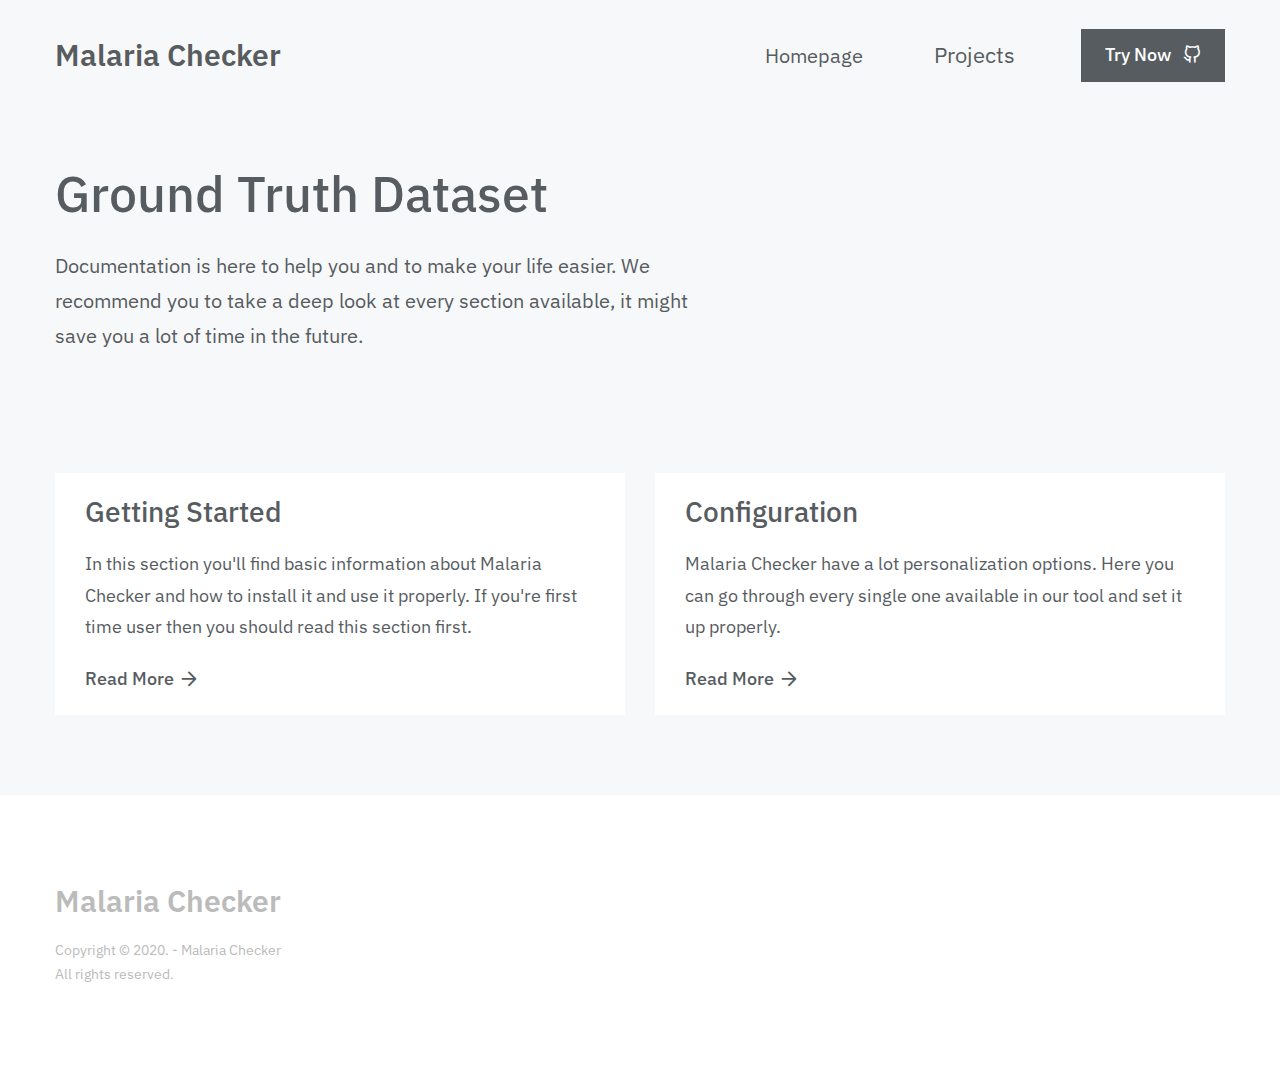
<file: tool.html>
<!DOCTYPE html>

	<html lang="en-US">

<head>
		<meta charset="UTF-8">
		<meta http-equiv="x-ua-compatible" content="ie=edge">
		<meta name="viewport" content="width=device-width, minimum-scale=1.0">
		
			<title>Malaria Checker</title>
		
		
			<meta name="description" content="">
		
		
		<link rel="icon" href="favicon.ico" type="image/x-icon">
		<link rel="stylesheet" href="https://fonts.googleapis.com/css?family=IBM+Plex+Mono|IBM+Plex+Sans:400,400i,500,500i,700,700i">
		<link rel="stylesheet" href="assets/css/style.css">
	</head>
	<body>
		
			<div class="c-offcanvas">
				<div class="c-offcanvas__inner">
					
						<ul class="c-nav c-nav--stacked u-mx-auto">
							
								<li><a href="index.html">Homepage</a></li>
							   <li >
                                	<div class="dropdown">
										  <button class="dropbtn">Projects</button>
										  <div class="dropdown-content">
										    <a href="malariaapp.html">Malariacheker </a>
										    <a href="tool.html">GrondTruth</a>
										   
										  </div>
										</div>
									</div>
                                </li>
						</ul><!-- /.c-nav -->
					
					
						
						<a href="" class="c-btn c-btn--md c-btn--gray u-text-md">
							Folk Now
							<div class="c-btn__icon">
								<i class="o-icon o-icon--github"></i>
							</div>
						</a>
			
						
					
				</div><!-- /.c-offcanvas__inner -->
			</div><!-- /.c-offcanvas -->
		

		
			<header class="c-header">
				<div class="o-container">
					<div class="o-row">
						<div class="o-col-12">
							<div class="u-flex u-items-center">
								
									
										<p class="c-logo u-mb-0 js-logo">
											<a href="index.html" class="c-logo__link">Malaria Checker</a>
										</p><!-- /.c-logo -->
									
								
								
									<div class="u-flex u-items-center u-ml-auto">
										
											<ul class="c-nav u-mb-0 u-hidden u-block@lg">
												
													
													<li class=""><a href="index.html">Homepage</a></li>
												
													   <li >
						                                	<div class="dropdown">
																  <button class="dropbtn">Projects</button>
																  <div class="dropdown-content">
																    <a href="malariaapp.html">Malariacheker </a>
																    <a href="tool.html">GrondTruth</a>
																   
																  </div>
																</div>
															</div>
						                                </li>
												
											</ul><!-- /.c-nav -->
										
										
											<div class="u-ml-5 u-hidden u-block@lg">
												
												<a href="" class="c-btn c-btn--md c-btn--gray u-text-md">
													Try Now
													<div class="c-btn__icon">
														<i class="o-icon o-icon--github"></i>
													</div>
												</a>
									
												
											</div>
										
									</div>
								
								<button class="c-hamburger-icon c-hamburger-icon--slider js-hamburger-icon js-offcanvas-toggle u-ml-auto u-hidden@lg" type="button">
									<span class="c-hamburger-icon__box">
										<span class="c-hamburger-icon__inner"></span>
									</span><!-- /.c-hamburger-icon__box -->
								</button><!-- /.c-hamburger-icon -->
							</div>
						</div><!-- /.o-col -->
					</div><!-- /.o-row -->
				</div><!-- /.o-container -->
			</header><!-- /.c-header -->
		







	
		<div class="c-hero u-bg-gray-30 u-pt-16 u-pb-10">
	
		<div class="o-container">
			<div class="o-row">
				<div class="o-col-8@lg o-col-7@xl">
					
						<h2 class="u-text-lg u-text-xl@sm">Ground Truth Dataset</h2>
					
					
						<div class="u-h6">
							<p>Documentation is here to help you and to make your life easier. We recommend you to take a deep look at every section available, it might save you a lot of time in the future.</p>
						</div>
					
					
					
				</div><!-- /.o-col -->
			</div><!-- /.o-row -->
		</div><!-- /.o-container -->
	</div>




	<div class="u-pb-5 u-bg-gray-30">
		<div class="o-container">
			<div class="o-row">
				<div class="o-col-12">
					<div class="o-row">
						
						
							<div class="o-col-6@lg u-mb-3">
								<a href="start.html" class="c-feature-card c-feature-card--large">
									<div class="c-feature-card__content">
										
											<h4 class="c-feature-card__title">Getting Started</h4>
										
										
											<p>In this section you'll find basic information about Malaria Checker and how to install it and use it properly. If you're first time user then you should read this section first.</p>
										
										<button class="c-feature-card__cta">
											Read More
											<i class="o-icon o-icon--arrow-right"></i>
										</button>
									</div><!-- /.c-featured-card__content -->
								</a><!-- /.c-feature-card -->
							</div><!-- /.col -->
						
							<div class="o-col-6@lg u-mb-3">
								<a href="" class="c-feature-card c-feature-card--large">
									<div class="c-feature-card__content">
										
											<h4 class="c-feature-card__title">Configuration</h4>
										
										
											<p>Malaria Checker have a lot personalization options. Here you can go through every single one available in our tool and set it up properly.</p>
										
										<button class="c-feature-card__cta">
											Read More
											<i class="o-icon o-icon--arrow-right"></i>
										</button>
									</div><!-- /.c-featured-card__content -->
								</a><!-- /.c-feature-card -->
							</div><!-- /.col -->
						

						


						
					</div><!-- /.o-row -->
				</div><!-- /.col -->
			</div><!-- /.o-row -->
		</div><!-- /.o-container -->
	</div>





		
			<footer class="c-footer">
				<div class="o-container">
					<div class="o-row">
						<div class="o-col-12 u-mt-6 u-mt-8@md u-mb-4 u-mb-6@md">
							
								<p class="c-logo u-mb-1">
									Malaria Checker
								</p><!-- /.c-logo -->
							
							
								<p>Copyright &copy; 2020. - Malaria Checker <br>All rights reserved.</p>
							
						</div><!-- /.o-col -->
					</div><!-- /.o-row -->
				</div><!-- /.o-container -->
			</footer><!-- /.c-footer -->
		

		<script type="text/javascript" src="../assets/js/vendor/jquery-3.3.1.min.js"></script>
		<script type="text/javascript" src="../assets/js/scripts.min.js"></script>

		

	</body>

</html>
</file>
<file: assets/css/style.css>
.highlight {
    background-color: #343642
}

.highlight .hll {
    background-color: #ffc
}

.highlight .gd {
    color: #2e3436;
    background-color: #0e1416
}

.highlight .gr {
    color: #eeeeec;
    background-color: #c00
}

.highlight .gi {
    color: #babdb6;
    background-color: #1f2b2d
}

.highlight .go {
    color: #2c3032;
    background-color: #2c3032
}

.highlight .kt {
    color: #e3e7df
}

.highlight .ni {
    color: #888a85
}

.highlight .c,
.highlight .cm,
.highlight .c1,
.highlight .cs {
    color: #8D9684
}

.highlight .err,
.highlight .g,
.highlight .l,
.highlight .n,
.highlight .x,
.highlight .p,
.highlight .ge,
.highlight .gp,
.highlight .gs,
.highlight .gt,
.highlight .ld,
.highlight .s,
.highlight .nc,
.highlight .nd,
.highlight .ne,
.highlight .nl,
.highlight .nn,
.highlight .nx,
.highlight .py,
.highlight .ow,
.highlight .w,
.highlight .sb,
.highlight .sc,
.highlight .sd,
.highlight .s2,
.highlight .se,
.highlight .sh,
.highlight .si,
.highlight .sx,
.highlight .sr,
.highlight .s1,
.highlight .ss,
.highlight .bp {
    color: #C1C2C3
}

.highlight .k,
.highlight .kc,
.highlight .kd,
.highlight .kn,
.highlight .kp,
.highlight .kr,
.highlight .nt {
    color: #729fcf
}

.highlight .cp,
.highlight .gh,
.highlight .gu,
.highlight .na,
.highlight .nf {
    color: #E9A94B
}

.highlight .m,
.highlight .nb,
.highlight .no,
.highlight .mf,
.highlight .mh,
.highlight .mi,
.highlight .mo,
.highlight .il {
    color: #8ae234
}

.highlight .o {
    color: #989DAA
}

.highlight .nv,
.highlight .vc,
.highlight .vg,
.highlight .vi {
    color: #fff
}

html {
    box-sizing: border-box
}

*,
*::before,
*::after {
    box-sizing: inherit
}

@font-face {
    font-family: 'Dox Icons';
    src: url("../fonts/dox-icons/dox-icons42a0.eot?3ketly");
    src: url("../fonts/dox-icons/dox-icons42a0.eot?3ketly#iefix") format("embedded-opentype"), url("../fonts/dox-icons/dox-icons42a0.ttf?3ketly") format("truetype"), url("../fonts/dox-icons/dox-icons42a0.woff?3ketly") format("woff"), url("../fonts/dox-icons/dox-icons42a0.svg?3ketly#dox-icons") format("svg");
    font-weight: normal;
    font-style: normal
}

/*! normalize.css v7.0.0 | MIT License | github.com/necolas/normalize.css */
html {
    line-height: 1.15;
    -ms-text-size-adjust: 100%;
    -webkit-text-size-adjust: 100%
}

body {
    margin: 0
}

article,
aside,
footer,
header,
nav,
section {
    display: block
}

h1 {
    font-size: 2em;
    margin: .67em 0
}

figcaption,
figure,
main {
    display: block
}

figure {
    margin: 1em 40px
}

hr {
    box-sizing: content-box;
    height: 0;
    overflow: visible
}

pre {
    font-family: monospace, monospace;
    font-size: 1em
}

a {
    background-color: transparent;
    -webkit-text-decoration-skip: objects
}

abbr[title] {
    border-bottom: none;
    text-decoration: underline;
    text-decoration: underline dotted
}

b,
strong {
    font-weight: inherit
}

b,
strong {
    font-weight: bolder
}

code,
kbd,
samp {
    font-family: monospace, monospace;
    font-size: 1em
}

dfn {
    font-style: italic
}

mark {
    background-color: #ff0;
    color: #000
}

small {
    font-size: 80%
}

sub,
sup {
    font-size: 75%;
    line-height: 0;
    position: relative;
    vertical-align: baseline
}

sub {
    bottom: -.25em
}

sup {
    top: -.5em
}

audio,
video {
    display: inline-block
}

audio:not([controls]) {
    display: none;
    height: 0
}

img {
    border-style: none
}

svg:not(:root) {
    overflow: hidden
}

button,
input,
optgroup,
select,
textarea {
    font-family: sans-serif;
    font-size: 100%;
    line-height: 1.15;
    margin: 0
}

button,
input {
    overflow: visible
}

button,
select {
    text-transform: none
}

button,
html [type='button'],
[type='reset'],
[type='submit'] {
    -webkit-appearance: button
}

button::-moz-focus-inner,
[type='button']::-moz-focus-inner,
[type='reset']::-moz-focus-inner,
[type='submit']::-moz-focus-inner {
    border-style: none;
    padding: 0
}

button:-moz-focusring,
[type='button']:-moz-focusring,
[type='reset']:-moz-focusring,
[type='submit']:-moz-focusring {
    outline: 1px dotted ButtonText
}

fieldset {
    padding: .35em .75em .625em
}

legend {
    box-sizing: border-box;
    color: inherit;
    display: table;
    max-width: 100%;
    padding: 0;
    white-space: normal
}

progress {
    display: inline-block;
    vertical-align: baseline
}

textarea {
    overflow: auto
}

[type='checkbox'],
[type='radio'] {
    box-sizing: border-box;
    padding: 0
}

[type='number']::-webkit-inner-spin-button,
[type='number']::-webkit-outer-spin-button {
    height: auto
}

[type='search'] {
    -webkit-appearance: textfield;
    outline-offset: -2px
}

[type='search']::-webkit-search-cancel-button,
[type='search']::-webkit-search-decoration {
    -webkit-appearance: none
}

::-webkit-file-upload-button {
    -webkit-appearance: button;
    font: inherit
}

details,
menu {
    display: block
}

summary {
    display: list-item
}

canvas {
    display: inline-block
}

template {
    display: none
}

[hidden] {
    display: none
}

body,
h1,
h2,
h3,
h4,
h5,
h6,
blockquote,
p,
pre,
dl,
dd,
ol,
ul,
figure,
hr,
fieldset,
legend {
    margin: 0;
    padding: 0
}

address,
h1,
h2,
h3,
h4,
h5,
h6,
blockquote,
p,
pre,
dl,
ol,
ul,
figure,
hr,
table,
fieldset {
    margin-bottom: 1.25rem
}

li>ol,
li>ul {
    margin-bottom: 0
}

table {
    border-collapse: collapse;
    border-spacing: 0
}

fieldset {
    min-width: 0;
    border: 0
}

button,
input,
optgroup,
select,
textarea {
    font-family: inherit;
    line-height: inherit
}

button {
    color: inherit
}

code,
kbd,
tt {
    font-family: "IBM Plex Mono", monospace;
    color: #575c61;
    background-color: #f7f8f9;
    border-radius: .1875rem;
    padding: .125rem .375rem .1875rem .375rem
}

pre {
    overflow: auto;
    margin: 0 0 1.25rem 0;
    padding: 1rem 1.375rem;
    -webkit-overflow-scrolling: touch
}

pre code {
    color: #fff;
    background-color: transparent;
    border-radius: 0;
    padding: 0
}

input,
select,
textarea {
    display: block;
    width: 100%;
    background-color: #fff;
    border: 1px solid #bbb;
    padding: .5rem 1rem;
    margin-bottom: 1.25rem
}

button {
    display: inline-block;
    border: 0;
    background-color: transparent;
    cursor: pointer;
    padding: 0
}

button:focus {
    outline: none
}

select {
    color: #575c61;
    appearance: none;
    border-radius: 0;
    background-image: url("../images/icons/icn-arrow-dropdown.html");
    background-repeat: no-repeat;
    background-position: right 1rem center;
    background-size: .9rem;
    transition: border-color .2s
}

select:focus {
    outline: none
}

h1,
h2,
h3,
h4,
h5,
h6 {
    font-weight: 500;
    line-height: 1.35
}

h1 {
    font-size: 2.5rem
}

h2 {
    font-size: 2.25rem
}

h3 {
    font-size: 1.875rem
}

h4 {
    font-size: 1.5rem
}

h5 {
    font-size: 1.375rem
}

h6 {
    font-size: 1.25rem
}

hr {
    border: 0;
    border-bottom: 1px solid
}

img {
    max-width: 100%;
    font-style: italic;
    vertical-align: middle
}

a {
    color: currentColor;
    text-decoration: none;
    border-bottom: .09em solid currentColor;
    transition: border-bottom .2s
}

svg {
    max-width: 100%;
    vertical-align: middle
}

html {
    color: #575c61;
    font-family: "IBM Plex Sans", sans-serif;
    font-size: 14px;
    line-height: 1.75;
    overflow-y: scroll;
    min-height: 100%;
    -ms-overflow-style: scrollbar;
    -webkit-tap-highlight-color: transparent;
    -webkit-font-smoothing: antialiased;
    -moz-osx-font-smoothing: grayscale
}

@media (min-width: 768px) {
    html {
        font-size: 16px
    }
}

@-ms-viewport {
    width: device-width
}

table {
    width: 100%
}

.o-container,
.o-container-fluid {
    width: 100%;
    margin-right: auto;
    margin-left: auto;
    padding-right: 15px;
    padding-left: 15px
}

@media (min-width: 576px) {
    .o-container {
        max-width: 546px
    }
}

@media (min-width: 768px) {
    .o-container {
        max-width: 738px
    }
}

@media (min-width: 992px) {
    .o-container {
        max-width: 962px
    }
}

@media (min-width: 1230px) {
    .o-container {
        max-width: 1200px
    }
}

.o-row {
    display: flex;
    flex-wrap: wrap;
    margin-right: -15px;
    margin-left: -15px
}

[class^='o-col'] {
    position: relative;
    width: 100%;
    padding-right: 15px;
    padding-left: 15px
}

.o-col {
    flex: 1 1 0
}

.o-col {
    flex: 1 1 0
}

.o-col-1 {
    flex-basis: 8.3333333333%;
    max-width: 8.3333333333%
}

.o-col-2 {
    flex-basis: 16.6666666667%;
    max-width: 16.6666666667%
}

.o-col-3 {
    flex-basis: 25%;
    max-width: 25%
}

.o-col-4 {
    flex-basis: 33.3333333333%;
    max-width: 33.3333333333%
}

.o-col-5 {
    flex-basis: 41.6666666667%;
    max-width: 41.6666666667%
}

.o-col-6 {
    flex-basis: 50%;
    max-width: 50%
}

.o-col-7 {
    flex-basis: 58.3333333333%;
    max-width: 58.3333333333%
}

.o-col-8 {
    flex-basis: 66.6666666667%;
    max-width: 66.6666666667%
}

.o-col-9 {
    flex-basis: 75%;
    max-width: 75%
}

.o-col-10 {
    flex-basis: 83.3333333333%;
    max-width: 83.3333333333%
}

.o-col-11 {
    flex-basis: 91.6666666667%;
    max-width: 91.6666666667%
}

.o-col-12 {
    flex-basis: 100%;
    max-width: 100%
}

@media (min-width: 576px) {
    .o-col\@sm {
        flex: 1 1 0
    }

    .o-col-1\@sm {
        flex-basis: 8.3333333333%;
        max-width: 8.3333333333%
    }

    .o-col-2\@sm {
        flex-basis: 16.6666666667%;
        max-width: 16.6666666667%
    }

    .o-col-3\@sm {
        flex-basis: 25%;
        max-width: 25%
    }

    .o-col-4\@sm {
        flex-basis: 33.3333333333%;
        max-width: 33.3333333333%
    }

    .o-col-5\@sm {
        flex-basis: 41.6666666667%;
        max-width: 41.6666666667%
    }

    .o-col-6\@sm {
        flex-basis: 50%;
        max-width: 50%
    }

    .o-col-7\@sm {
        flex-basis: 58.3333333333%;
        max-width: 58.3333333333%
    }

    .o-col-8\@sm {
        flex-basis: 66.6666666667%;
        max-width: 66.6666666667%
    }

    .o-col-9\@sm {
        flex-basis: 75%;
        max-width: 75%
    }

    .o-col-10\@sm {
        flex-basis: 83.3333333333%;
        max-width: 83.3333333333%
    }

    .o-col-11\@sm {
        flex-basis: 91.6666666667%;
        max-width: 91.6666666667%
    }

    .o-col-12\@sm {
        flex-basis: 100%;
        max-width: 100%
    }
}

@media (min-width: 768px) {
    .o-col\@md {
        flex: 1 1 0
    }

    .o-col-1\@md {
        flex-basis: 8.3333333333%;
        max-width: 8.3333333333%
    }

    .o-col-2\@md {
        flex-basis: 16.6666666667%;
        max-width: 16.6666666667%
    }

    .o-col-3\@md {
        flex-basis: 25%;
        max-width: 25%
    }

    .o-col-4\@md {
        flex-basis: 33.3333333333%;
        max-width: 33.3333333333%
    }

    .o-col-5\@md {
        flex-basis: 41.6666666667%;
        max-width: 41.6666666667%
    }

    .o-col-6\@md {
        flex-basis: 50%;
        max-width: 50%
    }

    .o-col-7\@md {
        flex-basis: 58.3333333333%;
        max-width: 58.3333333333%
    }

    .o-col-8\@md {
        flex-basis: 66.6666666667%;
        max-width: 66.6666666667%
    }

    .o-col-9\@md {
        flex-basis: 75%;
        max-width: 75%
    }

    .o-col-10\@md {
        flex-basis: 83.3333333333%;
        max-width: 83.3333333333%
    }

    .o-col-11\@md {
        flex-basis: 91.6666666667%;
        max-width: 91.6666666667%
    }

    .o-col-12\@md {
        flex-basis: 100%;
        max-width: 100%
    }
}

@media (min-width: 992px) {
    .o-col\@lg {
        flex: 1 1 0
    }

    .o-col-1\@lg {
        flex-basis: 8.3333333333%;
        max-width: 8.3333333333%
    }

    .o-col-2\@lg {
        flex-basis: 16.6666666667%;
        max-width: 16.6666666667%
    }

    .o-col-3\@lg {
        flex-basis: 25%;
        max-width: 25%
    }

    .o-col-4\@lg {
        flex-basis: 33.3333333333%;
        max-width: 33.3333333333%
    }

    .o-col-5\@lg {
        flex-basis: 41.6666666667%;
        max-width: 41.6666666667%
    }

    .o-col-6\@lg {
        flex-basis: 50%;
        max-width: 50%
    }

    .o-col-7\@lg {
        flex-basis: 58.3333333333%;
        max-width: 58.3333333333%
    }

    .o-col-8\@lg {
        flex-basis: 66.6666666667%;
        max-width: 66.6666666667%
    }

    .o-col-9\@lg {
        flex-basis: 75%;
        max-width: 75%
    }

    .o-col-10\@lg {
        flex-basis: 83.3333333333%;
        max-width: 83.3333333333%
    }

    .o-col-11\@lg {
        flex-basis: 91.6666666667%;
        max-width: 91.6666666667%
    }

    .o-col-12\@lg {
        flex-basis: 100%;
        max-width: 100%
    }
}

@media (min-width: 1230px) {
    .o-col\@xl {
        flex: 1 1 0
    }

    .o-col-1\@xl {
        flex-basis: 8.3333333333%;
        max-width: 8.3333333333%
    }

    .o-col-2\@xl {
        flex-basis: 16.6666666667%;
        max-width: 16.6666666667%
    }

    .o-col-3\@xl {
        flex-basis: 25%;
        max-width: 25%
    }

    .o-col-4\@xl {
        flex-basis: 33.3333333333%;
        max-width: 33.3333333333%
    }

    .o-col-5\@xl {
        flex-basis: 41.6666666667%;
        max-width: 41.6666666667%
    }

    .o-col-6\@xl {
        flex-basis: 50%;
        max-width: 50%
    }

    .o-col-7\@xl {
        flex-basis: 58.3333333333%;
        max-width: 58.3333333333%
    }

    .o-col-8\@xl {
        flex-basis: 66.6666666667%;
        max-width: 66.6666666667%
    }

    .o-col-9\@xl {
        flex-basis: 75%;
        max-width: 75%
    }

    .o-col-10\@xl {
        flex-basis: 83.3333333333%;
        max-width: 83.3333333333%
    }

    .o-col-11\@xl {
        flex-basis: 91.6666666667%;
        max-width: 91.6666666667%
    }

    .o-col-12\@xl {
        flex-basis: 100%;
        max-width: 100%
    }
}

.o-offset-1 {
    margin-left: 8.3333333333%
}

.o-offset-2 {
    margin-left: 16.6666666667%
}

.o-offset-3 {
    margin-left: 25%
}

.o-offset-4 {
    margin-left: 33.3333333333%
}

.o-offset-5 {
    margin-left: 41.6666666667%
}

.o-offset-6 {
    margin-left: 50%
}

.o-offset-7 {
    margin-left: 58.3333333333%
}

.o-offset-8 {
    margin-left: 66.6666666667%
}

.o-offset-9 {
    margin-left: 75%
}

.o-offset-10 {
    margin-left: 83.3333333333%
}

.o-offset-11 {
    margin-left: 91.6666666667%
}

.o-offset-12 {
    margin-left: 100%
}

@media (min-width: 576px) {
    .o-offset-1\@sm {
        margin-left: 8.3333333333%
    }

    .o-offset-2\@sm {
        margin-left: 16.6666666667%
    }

    .o-offset-3\@sm {
        margin-left: 25%
    }

    .o-offset-4\@sm {
        margin-left: 33.3333333333%
    }

    .o-offset-5\@sm {
        margin-left: 41.6666666667%
    }

    .o-offset-6\@sm {
        margin-left: 50%
    }

    .o-offset-7\@sm {
        margin-left: 58.3333333333%
    }

    .o-offset-8\@sm {
        margin-left: 66.6666666667%
    }

    .o-offset-9\@sm {
        margin-left: 75%
    }

    .o-offset-10\@sm {
        margin-left: 83.3333333333%
    }

    .o-offset-11\@sm {
        margin-left: 91.6666666667%
    }

    .o-offset-12\@sm {
        margin-left: 100%
    }
}

@media (min-width: 768px) {
    .o-offset-1\@md {
        margin-left: 8.3333333333%
    }

    .o-offset-2\@md {
        margin-left: 16.6666666667%
    }

    .o-offset-3\@md {
        margin-left: 25%
    }

    .o-offset-4\@md {
        margin-left: 33.3333333333%
    }

    .o-offset-5\@md {
        margin-left: 41.6666666667%
    }

    .o-offset-6\@md {
        margin-left: 50%
    }

    .o-offset-7\@md {
        margin-left: 58.3333333333%
    }

    .o-offset-8\@md {
        margin-left: 66.6666666667%
    }

    .o-offset-9\@md {
        margin-left: 75%
    }

    .o-offset-10\@md {
        margin-left: 83.3333333333%
    }

    .o-offset-11\@md {
        margin-left: 91.6666666667%
    }

    .o-offset-12\@md {
        margin-left: 100%
    }
}

@media (min-width: 992px) {
    .o-offset-1\@lg {
        margin-left: 8.3333333333%
    }

    .o-offset-2\@lg {
        margin-left: 16.6666666667%
    }

    .o-offset-3\@lg {
        margin-left: 25%
    }

    .o-offset-4\@lg {
        margin-left: 33.3333333333%
    }

    .o-offset-5\@lg {
        margin-left: 41.6666666667%
    }

    .o-offset-6\@lg {
        margin-left: 50%
    }

    .o-offset-7\@lg {
        margin-left: 58.3333333333%
    }

    .o-offset-8\@lg {
        margin-left: 66.6666666667%
    }

    .o-offset-9\@lg {
        margin-left: 75%
    }

    .o-offset-10\@lg {
        margin-left: 83.3333333333%
    }

    .o-offset-11\@lg {
        margin-left: 91.6666666667%
    }

    .o-offset-12\@lg {
        margin-left: 100%
    }
}

@media (min-width: 1230px) {
    .o-offset-1\@xl {
        margin-left: 8.3333333333%
    }

    .o-offset-2\@xl {
        margin-left: 16.6666666667%
    }

    .o-offset-3\@xl {
        margin-left: 25%
    }

    .o-offset-4\@xl {
        margin-left: 33.3333333333%
    }

    .o-offset-5\@xl {
        margin-left: 41.6666666667%
    }

    .o-offset-6\@xl {
        margin-left: 50%
    }

    .o-offset-7\@xl {
        margin-left: 58.3333333333%
    }

    .o-offset-8\@xl {
        margin-left: 66.6666666667%
    }

    .o-offset-9\@xl {
        margin-left: 75%
    }

    .o-offset-10\@xl {
        margin-left: 83.3333333333%
    }

    .o-offset-11\@xl {
        margin-left: 91.6666666667%
    }

    .o-offset-12\@xl {
        margin-left: 100%
    }
}

.o-icon {
    display: inline-block;
    font-family: 'Dox Icons';
    speak: none;
    font-style: normal;
    font-weight: normal;
    font-variant: normal;
    text-transform: none;
    line-height: 1;
    vertical-align: top
}

.o-icon::before {
    vertical-align: top
}

.o-icon--activity::before {
    content: '\e900'
}

.o-icon--airplay::before {
    content: '\e901'
}

.o-icon--alert-circle::before {
    content: '\e902'
}

.o-icon--alert-octagon::before {
    content: '\e903'
}

.o-icon--alert-triangle::before {
    content: '\e904'
}

.o-icon--align-center::before {
    content: '\e905'
}

.o-icon--align-justify::before {
    content: '\e906'
}

.o-icon--align-left::before {
    content: '\e907'
}

.o-icon--align-right::before {
    content: '\e908'
}

.o-icon--anchor::before {
    content: '\e909'
}

.o-icon--aperture::before {
    content: '\e90a'
}

.o-icon--archive::before {
    content: '\e90b'
}

.o-icon--arrow-down::before {
    content: '\e90c'
}

.o-icon--arrow-down-circle::before {
    content: '\e90d'
}

.o-icon--arrow-down-left::before {
    content: '\e90e'
}

.o-icon--arrow-down-right::before {
    content: '\e90f'
}

.o-icon--arrow-left::before {
    content: '\e910'
}

.o-icon--arrow-left-circle::before {
    content: '\e911'
}

.o-icon--arrow-right::before {
    content: '\e912'
}

.o-icon--arrow-right-circle::before {
    content: '\e913'
}

.o-icon--arrow-up::before {
    content: '\e914'
}

.o-icon--arrow-up-circle::before {
    content: '\e915'
}

.o-icon--arrow-up-left::before {
    content: '\e916'
}

.o-icon--arrow-up-right::before {
    content: '\e917'
}

.o-icon--at-sign::before {
    content: '\e918'
}

.o-icon--award::before {
    content: '\e919'
}

.o-icon--bar-chart::before {
    content: '\e91a'
}

.o-icon--bar-chart-2::before {
    content: '\e91b'
}

.o-icon--battery::before {
    content: '\e91c'
}

.o-icon--battery-charging::before {
    content: '\e91d'
}

.o-icon--bell::before {
    content: '\e91e'
}

.o-icon--bell-off::before {
    content: '\e91f'
}

.o-icon--bluetooth::before {
    content: '\e920'
}

.o-icon--bold::before {
    content: '\e921'
}

.o-icon--book::before {
    content: '\e922'
}

.o-icon--book-open::before {
    content: '\e923'
}

.o-icon--bookmark::before {
    content: '\e924'
}

.o-icon--box::before {
    content: '\e925'
}

.o-icon--briefcase::before {
    content: '\e926'
}

.o-icon--calendar::before {
    content: '\e927'
}

.o-icon--camera::before {
    content: '\e928'
}

.o-icon--camera-off::before {
    content: '\e929'
}

.o-icon--cast::before {
    content: '\e92a'
}

.o-icon--check::before {
    content: '\e92b'
}

.o-icon--check-circle::before {
    content: '\e92c'
}

.o-icon--check-square::before {
    content: '\e92d'
}

.o-icon--chevron-down::before {
    content: '\e92e'
}

.o-icon--chevron-left::before {
    content: '\e92f'
}

.o-icon--chevron-right::before {
    content: '\e930'
}

.o-icon--chevron-up::before {
    content: '\e931'
}

.o-icon--chevrons-down::before {
    content: '\e932'
}

.o-icon--chevrons-left::before {
    content: '\e933'
}

.o-icon--chevrons-right::before {
    content: '\e934'
}

.o-icon--chevrons-up::before {
    content: '\e935'
}

.o-icon--chrome::before {
    content: '\e936'
}

.o-icon--circle::before {
    content: '\e937'
}

.o-icon--clipboard::before {
    content: '\e938'
}

.o-icon--clock::before {
    content: '\e939'
}

.o-icon--cloud::before {
    content: '\e93a'
}

.o-icon--cloud-drizzle::before {
    content: '\e93b'
}

.o-icon--cloud-lightning::before {
    content: '\e93c'
}

.o-icon--cloud-off::before {
    content: '\e93d'
}

.o-icon--cloud-rain::before {
    content: '\e93e'
}

.o-icon--cloud-snow::before {
    content: '\e93f'
}

.o-icon--code::before {
    content: '\e940'
}

.o-icon--codepen::before {
    content: '\e941'
}

.o-icon--command::before {
    content: '\e942'
}

.o-icon--compass::before {
    content: '\e943'
}

.o-icon--copy::before {
    content: '\e944'
}

.o-icon--corner-down-left::before {
    content: '\e945'
}

.o-icon--corner-down-right::before {
    content: '\e946'
}

.o-icon--corner-left-down::before {
    content: '\e947'
}

.o-icon--corner-left-up::before {
    content: '\e948'
}

.o-icon--corner-right-down::before {
    content: '\e949'
}

.o-icon--corner-right-up::before {
    content: '\e94a'
}

.o-icon--corner-up-left::before {
    content: '\e94b'
}

.o-icon--corner-up-right::before {
    content: '\e94c'
}

.o-icon--cpu::before {
    content: '\e94d'
}

.o-icon--credit-card::before {
    content: '\e94e'
}

.o-icon--crop::before {
    content: '\e94f'
}

.o-icon--crosshair::before {
    content: '\e950'
}

.o-icon--database::before {
    content: '\e951'
}

.o-icon--delete::before {
    content: '\e952'
}

.o-icon--disc::before {
    content: '\e953'
}

.o-icon--dollar-sign::before {
    content: '\e954'
}

.o-icon--download::before {
    content: '\e955'
}

.o-icon--download-cloud::before {
    content: '\e956'
}

.o-icon--droplet::before {
    content: '\e957'
}

.o-icon--edit::before {
    content: '\e958'
}

.o-icon--edit-2::before {
    content: '\e959'
}

.o-icon--edit-3::before {
    content: '\e95a'
}

.o-icon--external-link::before {
    content: '\e95b'
}

.o-icon--eye::before {
    content: '\e95c'
}

.o-icon--eye-off::before {
    content: '\e95d'
}

.o-icon--facebook::before {
    content: '\e95e'
}

.o-icon--fast-forward::before {
    content: '\e95f'
}

.o-icon--feather::before {
    content: '\e960'
}

.o-icon--file::before {
    content: '\e961'
}

.o-icon--file-minus::before {
    content: '\e962'
}

.o-icon--file-plus::before {
    content: '\e963'
}

.o-icon--file-text::before {
    content: '\e964'
}

.o-icon--film::before {
    content: '\e965'
}

.o-icon--filter::before {
    content: '\e966'
}

.o-icon--flag::before {
    content: '\e967'
}

.o-icon--folder::before {
    content: '\e968'
}

.o-icon--folder-minus::before {
    content: '\e969'
}

.o-icon--folder-plus::before {
    content: '\e96a'
}

.o-icon--gift::before {
    content: '\e96b'
}

.o-icon--git-branch::before {
    content: '\e96c'
}

.o-icon--git-commit::before {
    content: '\e96d'
}

.o-icon--git-merge::before {
    content: '\e96e'
}

.o-icon--git-pull-request::before {
    content: '\e96f'
}

.o-icon--github::before {
    content: '\e970'
}

.o-icon--gitlab::before {
    content: '\e971'
}

.o-icon--globe::before {
    content: '\e972'
}

.o-icon--grid::before {
    content: '\e973'
}

.o-icon--hard-drive::before {
    content: '\e974'
}

.o-icon--hash::before {
    content: '\e975'
}

.o-icon--headphones::before {
    content: '\e976'
}

.o-icon--heart::before {
    content: '\e977'
}

.o-icon--help-circle::before {
    content: '\e978'
}

.o-icon--home::before {
    content: '\e979'
}

.o-icon--image::before {
    content: '\e97a'
}

.o-icon--inbox::before {
    content: '\e97b'
}

.o-icon--info::before {
    content: '\e97c'
}

.o-icon--instagram::before {
    content: '\e97d'
}

.o-icon--italic::before {
    content: '\e97e'
}

.o-icon--layers::before {
    content: '\e97f'
}

.o-icon--layout::before {
    content: '\e980'
}

.o-icon--life-buoy::before {
    content: '\e981'
}

.o-icon--link::before {
    content: '\e982'
}

.o-icon--link-2::before {
    content: '\e983'
}

.o-icon--linkedin::before {
    content: '\e984'
}

.o-icon--list::before {
    content: '\e985'
}

.o-icon--loader::before {
    content: '\e986'
}

.o-icon--lock::before {
    content: '\e987'
}

.o-icon--log-in::before {
    content: '\e988'
}

.o-icon--log-out::before {
    content: '\e989'
}

.o-icon--mail::before {
    content: '\e98a'
}

.o-icon--map::before {
    content: '\e98b'
}

.o-icon--map-pin::before {
    content: '\e98c'
}

.o-icon--maximize::before {
    content: '\e98d'
}

.o-icon--maximize-2::before {
    content: '\e98e'
}

.o-icon--menu::before {
    content: '\e98f'
}

.o-icon--message-circle::before {
    content: '\e990'
}

.o-icon--message-square::before {
    content: '\e991'
}

.o-icon--mic::before {
    content: '\e992'
}

.o-icon--mic-off::before {
    content: '\e993'
}

.o-icon--minimize::before {
    content: '\e994'
}

.o-icon--minimize-2::before {
    content: '\e995'
}

.o-icon--minus::before {
    content: '\e996'
}

.o-icon--minus-circle::before {
    content: '\e997'
}

.o-icon--minus-square::before {
    content: '\e998'
}

.o-icon--monitor::before {
    content: '\e999'
}

.o-icon--moon::before {
    content: '\e99a'
}

.o-icon--more-horizontal::before {
    content: '\e99b'
}

.o-icon--more-vertical::before {
    content: '\e99c'
}

.o-icon--move::before {
    content: '\e99d'
}

.o-icon--music::before {
    content: '\e99e'
}

.o-icon--navigation::before {
    content: '\e99f'
}

.o-icon--navigation-2::before {
    content: '\e9a0'
}

.o-icon--octagon::before {
    content: '\e9a1'
}

.o-icon--package::before {
    content: '\e9a2'
}

.o-icon--paperclip::before {
    content: '\e9a3'
}

.o-icon--pause::before {
    content: '\e9a4'
}

.o-icon--pause-circle::before {
    content: '\e9a5'
}

.o-icon--percent::before {
    content: '\e9a6'
}

.o-icon--phone::before {
    content: '\e9a7'
}

.o-icon--phone-call::before {
    content: '\e9a8'
}

.o-icon--phone-forwarded::before {
    content: '\e9a9'
}

.o-icon--phone-incoming::before {
    content: '\e9aa'
}

.o-icon--phone-missed::before {
    content: '\e9ab'
}

.o-icon--phone-off::before {
    content: '\e9ac'
}

.o-icon--phone-outgoing::before {
    content: '\e9ad'
}

.o-icon--pie-chart::before {
    content: '\e9ae'
}

.o-icon--play::before {
    content: '\e9af'
}

.o-icon--play-circle::before {
    content: '\e9b0'
}

.o-icon--plus::before {
    content: '\e9b1'
}

.o-icon--plus-circle::before {
    content: '\e9b2'
}

.o-icon--plus-square::before {
    content: '\e9b3'
}

.o-icon--pocket::before {
    content: '\e9b4'
}

.o-icon--power::before {
    content: '\e9b5'
}

.o-icon--printer::before {
    content: '\e9b6'
}

.o-icon--radio::before {
    content: '\e9b7'
}

.o-icon--refresh-ccw::before {
    content: '\e9b8'
}

.o-icon--refresh-cw::before {
    content: '\e9b9'
}

.o-icon--repeat::before {
    content: '\e9ba'
}

.o-icon--rewind::before {
    content: '\e9bb'
}

.o-icon--rotate-ccw::before {
    content: '\e9bc'
}

.o-icon--rotate-cw::before {
    content: '\e9bd'
}

.o-icon--rss::before {
    content: '\e9be'
}

.o-icon--save::before {
    content: '\e9bf'
}

.o-icon--scissors::before {
    content: '\e9c0'
}

.o-icon--search::before {
    content: '\e9c1'
}

.o-icon--send::before {
    content: '\e9c2'
}

.o-icon--server::before {
    content: '\e9c3'
}

.o-icon--settings::before {
    content: '\e9c4'
}

.o-icon--share::before {
    content: '\e9c5'
}

.o-icon--share-2::before {
    content: '\e9c6'
}

.o-icon--shield::before {
    content: '\e9c7'
}

.o-icon--shield-off::before {
    content: '\e9c8'
}

.o-icon--shopping-bag::before {
    content: '\e9c9'
}

.o-icon--shopping-cart::before {
    content: '\e9ca'
}

.o-icon--shuffle::before {
    content: '\e9cb'
}

.o-icon--sidebar::before {
    content: '\e9cc'
}

.o-icon--skip-back::before {
    content: '\e9cd'
}

.o-icon--skip-forward::before {
    content: '\e9ce'
}

.o-icon--slack::before {
    content: '\e9cf'
}

.o-icon--slash::before {
    content: '\e9d0'
}

.o-icon--sliders::before {
    content: '\e9d1'
}

.o-icon--smartphone::before {
    content: '\e9d2'
}

.o-icon--speaker::before {
    content: '\e9d3'
}

.o-icon--square::before {
    content: '\e9d4'
}

.o-icon--star::before {
    content: '\e9d5'
}

.o-icon--stop-circle::before {
    content: '\e9d6'
}

.o-icon--sun::before {
    content: '\e9d7'
}

.o-icon--sunrise::before {
    content: '\e9d8'
}

.o-icon--sunset::before {
    content: '\e9d9'
}

.o-icon--tablet::before {
    content: '\e9da'
}

.o-icon--tag::before {
    content: '\e9db'
}

.o-icon--target::before {
    content: '\e9dc'
}

.o-icon--terminal::before {
    content: '\e9dd'
}

.o-icon--thermometer::before {
    content: '\e9de'
}

.o-icon--thumbs-down::before {
    content: '\e9df'
}

.o-icon--thumbs-up::before {
    content: '\e9e0'
}

.o-icon--toggle-left::before {
    content: '\e9e1'
}

.o-icon--toggle-right::before {
    content: '\e9e2'
}

.o-icon--trash::before {
    content: '\e9e3'
}

.o-icon--trash-2::before {
    content: '\e9e4'
}

.o-icon--trending-down::before {
    content: '\e9e5'
}

.o-icon--trending-up::before {
    content: '\e9e6'
}

.o-icon--triangle::before {
    content: '\e9e7'
}

.o-icon--truck::before {
    content: '\e9e8'
}

.o-icon--tv::before {
    content: '\e9e9'
}

.o-icon--twitter::before {
    content: '\e9ea'
}

.o-icon--type::before {
    content: '\e9eb'
}

.o-icon--umbrella::before {
    content: '\e9ec'
}

.o-icon--underline::before {
    content: '\e9ed'
}

.o-icon--unlock::before {
    content: '\e9ee'
}

.o-icon--upload::before {
    content: '\e9ef'
}

.o-icon--upload-cloud::before {
    content: '\e9f0'
}

.o-icon--user::before {
    content: '\e9f1'
}

.o-icon--user-check::before {
    content: '\e9f2'
}

.o-icon--user-minus::before {
    content: '\e9f3'
}

.o-icon--user-plus::before {
    content: '\e9f4'
}

.o-icon--user-x::before {
    content: '\e9f5'
}

.o-icon--users::before {
    content: '\e9f6'
}

.o-icon--video::before {
    content: '\e9f7'
}

.o-icon--video-off::before {
    content: '\e9f8'
}

.o-icon--voicemail::before {
    content: '\e9f9'
}

.o-icon--volume::before {
    content: '\e9fa'
}

.o-icon--volume-1::before {
    content: '\e9fb'
}

.o-icon--volume-2::before {
    content: '\e9fc'
}

.o-icon--volume-x::before {
    content: '\e9fd'
}

.o-icon--watch::before {
    content: '\e9fe'
}

.o-icon--wifi::before {
    content: '\e9ff'
}

.o-icon--wifi-off::before {
    content: '\ea00'
}

.o-icon--wind::before {
    content: '\ea01'
}

.o-icon--x::before {
    content: '\ea02'
}

.o-icon--x-circle::before {
    content: '\ea03'
}

.o-icon--x-square::before {
    content: '\ea04'
}

.o-icon--youtube::before {
    content: '\ea05'
}

.o-icon--zap::before {
    content: '\ea06'
}

.o-icon--zap-off::before {
    content: '\ea07'
}

.o-icon--zoom-in::before {
    content: '\ea08'
}

.o-icon--zoom-out::before {
    content: '\ea09'
}

.o-link-bare,
.c-arrow-link,
.c-btn,
.example>a,
.c-feature-card,
.c-logo__link,
.c-page-nav a {
    border-bottom-color: transparent
}

.o-list-bare,
.c-nav,
.c-page-nav {
    list-style: none;
    margin-left: 0
}

.o-list-bare__item,
.c-page-nav li {
    margin-left: 0
}

.o-list-inline,
.c-nav {
    margin-left: 0;
    list-style: none
}

.o-list-inline__item,
.c-nav li {
    display: inline-block
}

.o-responsive-table {
    overflow-x: scroll;
    -webkit-overflow-scrolling: touch
}

@media (min-width: 768px) {
    .o-responsive-table {
        overflow-x: initial
    }
}

.o-responsive-table>table {
    min-width: 37.5rem
}

.c-arrow-link {
    display: flex;
    justify-content: center;
    align-items: center;
    color: inherit;
    font-size: 1.5rem;
    font-weight: 500
}

.c-arrow-link::before,
.c-arrow-link::after {
    display: block;
    width: 1.8125rem;
    height: 1.1875rem;
    transition: transform .2s;
    background-repeat: no-repeat;
    background-size: contain
}

.c-arrow-link+.c-arrow-link {
    margin-top: 1.875rem
}

@media (min-width: 576px) {
    .c-arrow-link+.c-arrow-link {
        margin-top: 0
    }
}

.c-arrow-link--prev::before {
    content: '';
    background-image: url("../images/icons/arrow-left.svg");
    margin-right: 1.25rem
}

.c-arrow-link--prev:hover::before,
.c-arrow-link--prev:focus::before,
.c-arrow-link--prev:active::before {
    transform: translateX(-0.625rem)
}

.c-arrow-link--next::after {
    content: '';
    background-image: url("../images/icons/arrow-right.svg");
    margin-left: 1.25rem
}

.c-arrow-link--next:hover::after,
.c-arrow-link--next:focus::after,
.c-arrow-link--next:active::after {
    transform: translateX(0.625rem)
}

.c-btn {
    display: inline-block;
    text-align: center;
    font-weight: 500;
    padding: .1875rem 1.25rem;
    transition: background-color .2s, color .2s
}

.c-btn__icon {
    display: inline-block;
    position: relative;
    top: .36em;
    margin-left: .5rem
}

.c-btn--primary {
    color: #fff;
    background-color: #197AF4
}

.c-btn--primary:hover,
.c-btn--primary:focus,
.c-btn--primary:active {
    background-color: #0a62d0
}

.c-btn--white {
    color: #197AF4;
    background-color: #fff
}

.c-btn--white:hover,
.c-btn--white:focus,
.c-btn--white:active {
    background-color: #e5f0fe
}

.c-btn--gray {
    color: #fff;
    background-color: #575c61
}

.c-btn--gray:hover,
.c-btn--gray:focus,
.c-btn--gray:active {
    background-color: #3a3d41
}

.c-btn--bordered-gray {
    color: #575c61;
    border: 1px solid #575c61;
    background-color: transparent
}

.c-btn--bordered-gray:hover,
.c-btn--bordered-gray:focus,
.c-btn--bordered-gray:active {
    background-color: rgba(87, 92, 97, 0.1)
}

.c-btn--bordered-white {
    color: #fff;
    border: 1px solid #fff;
    background-color: transparent
}

.c-btn--bordered-white:hover,
.c-btn--bordered-white:focus,
.c-btn--bordered-white:active {
    background-color: rgba(255, 255, 255, 0.1)
}

.c-btn--md {
    padding: .625rem 1.5rem
}

.c-btn--lg {
    padding: .75rem 2.25rem
}

.callout {
    background-color: #f7f8f9;
    border: 1px solid #e1e2e3;
    padding: .75rem 1.375rem 0 1.375rem;
    margin-bottom: 1.25rem
}

.callout>p {
    margin-bottom: 1rem
}

.callout>p>strong {
    display: block;
    font-size: 1.125rem;
    font-weight: 500;
    margin-bottom: .3125rem
}

.callout--info {
    background-color: #f2f8ff;
    border-color: #cfe4fe
}

.callout--warning {
    background-color: #fef8e9;
    border-color: #fbe7b9
}

.callout--danger {
    background-color: #fdf2f1;
    border-color: #f8ccc8
}

.callout--success {
    background-color: #eefcf3;
    border-color: #baf4ce
}

.example {
    position: relative;
    color: #fff;
    font-size: 1.125rem;
    font-weight: 500;
    background-color: #4f5264;
    box-shadow: 0 0.1875rem 0.625rem rgba(0, 0, 0, 0.1);
    padding: .5rem 1.25rem
}

.example>a {
    float: right;
    font-size: 1rem
}

.example>a::after {
    content: '';
    position: relative;
    display: inline-block;
    width: 1rem;
    height: 1rem;
    background-image: url("../images/icons/open-in-new.svg");
    margin-left: .375rem;
    top: .1875rem
}

.example>a:hover,
.example>a:focus,
.example>a:active {
    border-bottom-color: currentColor
}

.example::before {
    content: 'Example'
}

.c-feature-card {
    position: relative;
    display: flex;
    height: 100%;
    color: #575c61;
    background-color: #fff;
    padding: 1.25rem 1.5625rem .3125rem 1.5625rem
}

@media (min-width: 768px) {
    .c-feature-card {
        padding: 1.5625rem 1.875rem .625rem 1.875rem
    }
}

.c-feature-card--large {
    font-size: 1.125rem;
    padding: 1.25rem 1.5625rem 0 1.5625rem
}

@media (min-width: 768px) {
    .c-feature-card--large {
        padding: 1.25rem 1.875rem 0 1.875rem
    }
}

.c-feature-card__icon {
    flex: 1 0 auto;
    font-size: 1.5rem;
    margin-right: 1rem;
    margin-top: .1875rem
}

.c-feature-card__icon>svg {
    vertical-align: top
}

.c-feature-card__title {
    font-size: 1.25rem;
    margin-bottom: 1rem
}

.c-feature-card--large .c-feature-card__title {
    font-size: 1.75rem;
    margin-bottom: 1.125rem
}

.c-feature-card__cta {
    font-weight: 500;
    margin-bottom: 1.25rem
}

.c-feature-card__cta .o-icon {
    font-size: 1.375rem;
    position: relative;
    top: 4px;
    transition: transform .2s
}

.c-feature-card:hover .c-feature-card__cta .o-icon,
.c-feature-card:focus .c-feature-card__cta .o-icon,
.c-feature-card:active .c-feature-card__cta .o-icon {
    transform: translateX(0.3125rem)
}

.c-footer {
    color: #bbb;
    font-size: .875rem
}

.c-footer--bordered {
    border-top: 1px solid #e1e2e3
}

.c-hamburger-icon {
    display: inline-block;
    padding: 1rem 1rem
}

.c-hamburger-icon__box {
    display: block;
    position: relative;
    width: 3.125rem;
    height: 1.5625rem
}

.c-hamburger-icon__inner {
    display: block;
    top: 50%;
    margin-top: -.09375rem
}

.c-hamburger-icon__inner,
.c-hamburger-icon__inner::before,
.c-hamburger-icon__inner::after {
    position: absolute;
    width: 3.125rem;
    height: .1875rem;
    background-color: #575c61;
    border-radius: 0
}

.c-hamburger-icon__inner::before,
.c-hamburger-icon__inner::after {
    content: '';
    display: block
}

.c-hamburger-icon--slider .c-hamburger-icon__inner {
    top: .09375rem
}

.c-hamburger-icon--slider .c-hamburger-icon__inner,
.c-hamburger-icon--slider .c-hamburger-icon__inner::before,
.c-hamburger-icon--slider .c-hamburger-icon__inner::after {
    transition-property: transform, opacity;
    transition-timing-function: ease;
    transition-duration: .2s
}

.c-hamburger-icon--slider .c-hamburger-icon__inner::before {
    top: .6875rem
}

.c-hamburger-icon--slider .c-hamburger-icon__inner::after {
    top: 1.375rem
}

.c-hamburger-icon--slider.is-active .c-hamburger-icon__inner {
    transform: translate3d(0, .6875rem, 0) rotate(45deg)
}

.c-hamburger-icon--slider.is-active .c-hamburger-icon__inner::before {
    opacity: 0;
    transform: rotate(-45deg) translate3d(-.4464285714rem, -.5rem, 0)
}

.c-hamburger-icon--slider.is-active .c-hamburger-icon__inner::after {
    transform: translate3d(0, -1.375rem, 0) rotate(-90deg)
}

.c-hamburger-icon--white .c-hamburger-icon__inner,
.c-hamburger-icon--white .c-hamburger-icon__inner::before,
.c-hamburger-icon--white .c-hamburger-icon__inner::after {
    background-color: #fff
}

.c-hamburger-icon--white.is-active .c-hamburger-icon__inner,
.c-hamburger-icon--white.is-active .c-hamburger-icon__inner::before,
.c-hamburger-icon--white.is-active .c-hamburger-icon__inner::after {
    background-color: #575c61
}

.c-header {
    width: 100%;
    position: absolute;
    top: 0;
    z-index: 999;
    padding-top: 1.25rem;
    padding-bottom: 1.25rem
}

.c-hero {
    position: relative
}

.c-hero--has-bg-image {
    background-size: cover;
    background-position: center
}

.c-hero--has-bg-image::before {
    content: '';
    width: 100%;
    height: 100%;
    position: absolute;
    top: 0;
    left: 0;
    background-color: rgba(0, 0, 0, 0.4)
}

.c-logo {
    font-size: 1.875rem;
    font-weight: 600;
    transition: color .2s
}

.c-nav {
    display: inline-block;
    font-size: 1.25rem
}

.c-nav li.is-current a {
    border-bottom-color: currentColor
}

.c-offcanvas .c-nav li.is-current a {
    border-bottom-color: transparent
}

.c-nav li+li {
    margin-left: 1.875rem
}

@media (min-width: 992px) {
    .c-nav li+li {
        margin-left: 3.125rem
    }
}

.c-nav a {
    display: block;
    position: relative;
    border-bottom-color: transparent
}

.c-nav a:hover,
.c-nav a:focus,
.c-nav a:active {
    border-bottom-color: currentColor
}

.c-nav--stacked {
    display: block
}

.c-nav--stacked li {
    display: block
}

.c-nav--stacked li+li {
    margin-top: 1.25rem;
    margin-left: 0
}

.c-nav--stacked a {
    display: inline-block
}

.c-offcanvas {
    display: flex;
    text-align: center;
    height: 100vh;
    width: 100%;
    position: fixed;
    top: 0;
    left: 0;
    background-color: #fff;
    z-index: 998;
    padding-top: 100px;
    opacity: 0;
    visibility: hidden;
    transform: translateY(-1rem);
    transition: opacity .2s, visibility .2s, transform .3s
}

.c-offcanvas.is-active {
    opacity: 1;
    visibility: visible;
    transform: translateY(0)
}

.c-offcanvas__inner {
    margin-left: auto;
    margin-right: auto
}

.c-page-nav li {
    color: #cccecf;
    position: relative;
    padding-left: 1.375rem;
    transition: color .2s
}

.c-page-nav li:hover,
.c-page-nav li:focus,
.c-page-nav li:active {
    color: #197AF4
}

.c-page-nav li::before,
.c-page-nav li::after {
    content: '';
    display: block
}

.c-page-nav li::before {
    width: .5rem;
    height: 100%;
    position: absolute;
    bottom: calc(100% - 1rem);
    left: 0
}

.c-page-nav li::after {
    width: .5rem;
    height: .5rem;
    position: absolute;
    top: .75rem;
    left: 0;
    background-color: currentColor;
    border-radius: 50%
}

.c-page-nav li.is-active::before,
.c-page-nav li.is-active::after {
    background-color: #197AF4
}

.c-page-nav li:first-child::before {
    display: none
}

.c-page-nav a {
    display: block
}

.c-page-nav__heading {
    font-size: 1.125rem;
    font-weight: 500;
    margin-bottom: 1.125rem
}

.is-active .c-page-nav__heading {
    color: #197AF4
}

.c-post {
    font-size: 1.0625rem
}

.c-post h1,
.c-post h2,
.c-post h3,
.c-post h4,
.c-post h5,
.c-post h6 {
    position: relative
}

.c-post h2 {
    border-bottom: 1px solid #d4d5d7;
    padding-bottom: .625rem
}

.c-post h1,
.c-post h2 {
    margin-top: 3.375rem
}

@media (min-width: 768px) {

    .c-post h1,
    .c-post h2 {
        margin-top: 4.25rem
    }
}

.c-post h1:first-child,
.c-post h2:first-child {
    margin-top: 0
}

.c-post h4,
.c-post h5,
.c-post h6 {
    font-weight: 400
}

.c-post ul li {
    position: relative;
    list-style-type: none;
    padding-left: 1.5625rem
}

.c-post ul li::before {
    content: '—';
    position: absolute;
    top: 0;
    left: 0
}

.c-post ol {
    padding-left: .625rem
}

.c-post table {
    text-align: left
}

@media (min-width: 992px) {
    .c-post table {
        width: calc(100% + (992px / 12))
    }
}

@media (min-width: 1230px) {
    .c-post table {
        width: calc(100% + (1230px / 12))
    }
}

.c-post table td,
.c-post table th {
    vertical-align: top;
    border: 1px solid #e1e2e3;
    padding: .5rem 1.125rem
}

.c-post table hr {
    border-color: #e1e2e3
}

@media (min-width: 992px) {

    .c-post pre,
    .c-post table,
    .c-post .asciicast,
    .c-post .callout,
    .c-post .example,
    .c-post .c-comments {
        margin-right: -82.6666666667px !important
    }
}

@media (min-width: 1230px) {

    .c-post pre,
    .c-post table,
    .c-post .asciicast,
    .c-post .callout,
    .c-post .example,
    .c-post .c-comments {
        margin-right: -102.5px !important
    }
}

.c-post .asciicast {
    margin-top: 0 !important;
    margin-bottom: 0 !important
}

.c-post .asciicast iframe {
    display: block !important;
    width: 100% !important;
    height: 572px !important
}

.u-bg-primary {
    background-color: #197AF4 !important
}

.u-bg-white {
    background-color: #fff !important
}

.u-bg-gray-30 {
    background-color: #f7f8f9 !important
}

.u-bg-gray-300 {
    background-color: #575c61 !important
}

.u-bg-top {
    background-position: top !important
}

.u-bg-bottom {
    background-position: bottom !important
}

.u-bg-center {
    background-position: center !important
}

.u-bg-left {
    background-position: left !important
}

.u-bg-left-bottom {
    background-position: left bottom !important
}

.u-bg-left-top {
    background-position: left top !important
}

.u-bg-right {
    background-position: right !important
}

.u-bg-right-bottom {
    background-position: right bottom !important
}

.u-bg-right-top {
    background-position: right top !important
}

.u-hidden {
    display: none !important
}

.u-inline-block {
    display: inline-block !important
}

.u-block {
    display: block !important
}

.u-flex {
    display: flex !important
}

.u-inline-flex {
    display: inline-flex !important
}

.u-inline {
    display: inline !important
}

@media (min-width: 576px) {
    .u-hidden\@sm {
        display: none !important
    }

    .u-inline-block\@sm {
        display: inline-block !important
    }

    .u-block\@sm {
        display: block !important
    }

    .u-flex\@sm {
        display: flex !important
    }

    .u-inline-flex\@sm {
        display: inline-flex !important
    }

    .u-inline\@sm {
        display: inline !important
    }
}

@media (min-width: 768px) {
    .u-hidden\@md {
        display: none !important
    }

    .u-inline-block\@md {
        display: inline-block !important
    }

    .u-block\@md {
        display: block !important
    }

    .u-flex\@md {
        display: flex !important
    }

    .u-inline-flex\@md {
        display: inline-flex !important
    }

    .u-inline\@md {
        display: inline !important
    }
}

@media (min-width: 992px) {
    .u-hidden\@lg {
        display: none !important
    }

    .u-inline-block\@lg {
        display: inline-block !important
    }

    .u-block\@lg {
        display: block !important
    }

    .u-flex\@lg {
        display: flex !important
    }

    .u-inline-flex\@lg {
        display: inline-flex !important
    }

    .u-inline\@lg {
        display: inline !important
    }
}

@media (min-width: 1230px) {
    .u-hidden\@xl {
        display: none !important
    }

    .u-inline-block\@xl {
        display: inline-block !important
    }

    .u-block\@xl {
        display: block !important
    }

    .u-flex\@xl {
        display: flex !important
    }

    .u-inline-flex\@xl {
        display: inline-flex !important
    }

    .u-inline\@xl {
        display: inline !important
    }
}

.u-justify-start {
    justify-content: flex-start !important
}

.u-justify-center {
    justify-content: center !important
}

.u-justify-end {
    justify-content: flex-end !important
}

.u-justify-between {
    justify-content: space-between !important
}

.u-justify-around {
    justify-content: space-around !important
}

.u-items-stretch {
    align-items: flex-stretch !important
}

.u-items-start {
    align-items: flex-start !important
}

.u-items-center {
    align-items: center !important
}

.u-items-end {
    align-items: flex-end !important
}

.u-items-baseline {
    align-items: baseline !important
}

.u-content-start {
    align-content: flex-start !important
}

.u-content-center {
    align-content: center !important
}

.u-content-end {
    align-content: flex-end !important
}

.u-content-between {
    align-content: space-between !important
}

.u-content-around {
    align-content: space-around !important
}

.u-no-gutters {
    margin-right: 0;
    margin-left: 0
}

.u-no-gutters>[class^='o-col'] {
    padding-right: 0;
    padding-left: 0
}

.u-h1 {
    font-size: 2.5rem !important
}

.u-h2 {
    font-size: 2.25rem !important
}

.u-h3 {
    font-size: 1.875rem !important
}

.u-h4 {
    font-size: 1.5rem !important
}

.u-h5 {
    font-size: 1.375rem !important
}

.u-h6 {
    font-size: 1.25rem !important
}

.u-static {
    position: static !important
}

.u-fixed {
    position: fixed !important
}

.u-absolute {
    position: absolute !important
}

.u-relative {
    position: relative !important
}

.u-sticky {
    position: -webkit-sticky !important;
    position: sticky !important
}

.u-pin-t {
    top: 0 !important
}

.u-pin-t-6 {
    top: 3.75rem !important
}

.u-pin-b {
    bottom: 0 !important
}

.u-pin-r {
    right: 0 !important
}

.u-pin-l {
    left: 0 !important
}

.u-mr-auto {
    margin-right: auto !important
}

.u-ml-auto {
    margin-left: auto !important
}

.u-mx-auto {
    margin-right: auto !important;
    margin-left: auto !important
}

.u-mt-0 {
    margin-top: 0 !important
}

.u-mr-0 {
    margin-right: 0 !important
}

.u-mb-0 {
    margin-bottom: 0 !important
}

.u-ml-0 {
    margin-left: 0 !important
}

.u-mx-0 {
    margin-right: 0 !important;
    margin-left: 0 !important
}

.u-pt-0 {
    padding-top: 0 !important
}

.u-pr-0 {
    padding-right: 0 !important
}

.u-pb-0 {
    padding-bottom: 0 !important
}

.u-pl-0 {
    padding-left: 0 !important
}

.u-px-0 {
    padding-right: 0 !important;
    padding-left: 0 !important
}

.u-mt-1 {
    margin-top: .625rem !important
}

.u-mr-1 {
    margin-right: .625rem !important
}

.u-mb-1 {
    margin-bottom: .625rem !important
}

.u-ml-1 {
    margin-left: .625rem !important
}

.u-mx-1 {
    margin-right: .625rem !important;
    margin-left: .625rem !important
}

.u-pt-1 {
    padding-top: .625rem !important
}

.u-pr-1 {
    padding-right: .625rem !important
}

.u-pb-1 {
    padding-bottom: .625rem !important
}

.u-pl-1 {
    padding-left: .625rem !important
}

.u-px-1 {
    padding-right: .625rem !important;
    padding-left: .625rem !important
}

.u-mt-2 {
    margin-top: 1.25rem !important
}

.u-mr-2 {
    margin-right: 1.25rem !important
}

.u-mb-2 {
    margin-bottom: 1.25rem !important
}

.u-ml-2 {
    margin-left: 1.25rem !important
}

.u-mx-2 {
    margin-right: 1.25rem !important;
    margin-left: 1.25rem !important
}

.u-pt-2 {
    padding-top: 1.25rem !important
}

.u-pr-2 {
    padding-right: 1.25rem !important
}

.u-pb-2 {
    padding-bottom: 1.25rem !important
}

.u-pl-2 {
    padding-left: 1.25rem !important
}

.u-px-2 {
    padding-right: 1.25rem !important;
    padding-left: 1.25rem !important
}

.u-mt-3 {
    margin-top: 1.875rem !important
}

.u-mr-3 {
    margin-right: 1.875rem !important
}

.u-mb-3 {
    margin-bottom: 1.875rem !important
}

.u-ml-3 {
    margin-left: 1.875rem !important
}

.u-mx-3 {
    margin-right: 1.875rem !important;
    margin-left: 1.875rem !important
}

.u-pt-3 {
    padding-top: 1.875rem !important
}

.u-pr-3 {
    padding-right: 1.875rem !important
}

.u-pb-3 {
    padding-bottom: 1.875rem !important
}

.u-pl-3 {
    padding-left: 1.875rem !important
}

.u-px-3 {
    padding-right: 1.875rem !important;
    padding-left: 1.875rem !important
}

.u-mt-4 {
    margin-top: 2.5rem !important
}

.u-mr-4 {
    margin-right: 2.5rem !important
}

.u-mb-4 {
    margin-bottom: 2.5rem !important
}

.u-ml-4 {
    margin-left: 2.5rem !important
}

.u-mx-4 {
    margin-right: 2.5rem !important;
    margin-left: 2.5rem !important
}

.u-pt-4 {
    padding-top: 2.5rem !important
}

.u-pr-4 {
    padding-right: 2.5rem !important
}

.u-pb-4 {
    padding-bottom: 2.5rem !important
}

.u-pl-4 {
    padding-left: 2.5rem !important
}

.u-px-4 {
    padding-right: 2.5rem !important;
    padding-left: 2.5rem !important
}

.u-mt-5 {
    margin-top: 3.125rem !important
}

.u-mr-5 {
    margin-right: 3.125rem !important
}

.u-mb-5 {
    margin-bottom: 3.125rem !important
}

.u-ml-5 {
    margin-left: 3.125rem !important
}

.u-mx-5 {
    margin-right: 3.125rem !important;
    margin-left: 3.125rem !important
}

.u-pt-5 {
    padding-top: 3.125rem !important
}

.u-pr-5 {
    padding-right: 3.125rem !important
}

.u-pb-5 {
    padding-bottom: 3.125rem !important
}

.u-pl-5 {
    padding-left: 3.125rem !important
}

.u-px-5 {
    padding-right: 3.125rem !important;
    padding-left: 3.125rem !important
}

.u-mt-6 {
    margin-top: 3.75rem !important
}

.u-mr-6 {
    margin-right: 3.75rem !important
}

.u-mb-6 {
    margin-bottom: 3.75rem !important
}

.u-ml-6 {
    margin-left: 3.75rem !important
}

.u-mx-6 {
    margin-right: 3.75rem !important;
    margin-left: 3.75rem !important
}

.u-pt-6 {
    padding-top: 3.75rem !important
}

.u-pr-6 {
    padding-right: 3.75rem !important
}

.u-pb-6 {
    padding-bottom: 3.75rem !important
}

.u-pl-6 {
    padding-left: 3.75rem !important
}

.u-px-6 {
    padding-right: 3.75rem !important;
    padding-left: 3.75rem !important
}

.u-mt-8 {
    margin-top: 5rem !important
}

.u-mr-8 {
    margin-right: 5rem !important
}

.u-mb-8 {
    margin-bottom: 5rem !important
}

.u-ml-8 {
    margin-left: 5rem !important
}

.u-mx-8 {
    margin-right: 5rem !important;
    margin-left: 5rem !important
}

.u-pt-8 {
    padding-top: 5rem !important
}

.u-pr-8 {
    padding-right: 5rem !important
}

.u-pb-8 {
    padding-bottom: 5rem !important
}

.u-pl-8 {
    padding-left: 5rem !important
}

.u-px-8 {
    padding-right: 5rem !important;
    padding-left: 5rem !important
}

.u-mt-10 {
    margin-top: 6.25rem !important
}

.u-mr-10 {
    margin-right: 6.25rem !important
}

.u-mb-10 {
    margin-bottom: 6.25rem !important
}

.u-ml-10 {
    margin-left: 6.25rem !important
}

.u-mx-10 {
    margin-right: 6.25rem !important;
    margin-left: 6.25rem !important
}

.u-pt-10 {
    padding-top: 6.25rem !important
}

.u-pr-10 {
    padding-right: 6.25rem !important
}

.u-pb-10 {
    padding-bottom: 6.25rem !important
}

.u-pl-10 {
    padding-left: 6.25rem !important
}

.u-px-10 {
    padding-right: 6.25rem !important;
    padding-left: 6.25rem !important
}

.u-mt-13 {
    margin-top: 8.125rem !important
}

.u-mr-13 {
    margin-right: 8.125rem !important
}

.u-mb-13 {
    margin-bottom: 8.125rem !important
}

.u-ml-13 {
    margin-left: 8.125rem !important
}

.u-mx-13 {
    margin-right: 8.125rem !important;
    margin-left: 8.125rem !important
}

.u-pt-13 {
    padding-top: 8.125rem !important
}

.u-pr-13 {
    padding-right: 8.125rem !important
}

.u-pb-13 {
    padding-bottom: 8.125rem !important
}

.u-pl-13 {
    padding-left: 8.125rem !important
}

.u-px-13 {
    padding-right: 8.125rem !important;
    padding-left: 8.125rem !important
}

.u-mt-16 {
    margin-top: 10rem !important
}

.u-mr-16 {
    margin-right: 10rem !important
}

.u-mb-16 {
    margin-bottom: 10rem !important
}

.u-ml-16 {
    margin-left: 10rem !important
}

.u-mx-16 {
    margin-right: 10rem !important;
    margin-left: 10rem !important
}

.u-pt-16 {
    padding-top: 10rem !important
}

.u-pr-16 {
    padding-right: 10rem !important
}

.u-pb-16 {
    padding-bottom: 10rem !important
}

.u-pl-16 {
    padding-left: 10rem !important
}

.u-px-16 {
    padding-right: 10rem !important;
    padding-left: 10rem !important
}

.u-mt-17 {
    margin-top: 10.625rem !important
}

.u-mr-17 {
    margin-right: 10.625rem !important
}

.u-mb-17 {
    margin-bottom: 10.625rem !important
}

.u-ml-17 {
    margin-left: 10.625rem !important
}

.u-mx-17 {
    margin-right: 10.625rem !important;
    margin-left: 10.625rem !important
}

.u-pt-17 {
    padding-top: 10.625rem !important
}

.u-pr-17 {
    padding-right: 10.625rem !important
}

.u-pb-17 {
    padding-bottom: 10.625rem !important
}

.u-pl-17 {
    padding-left: 10.625rem !important
}

.u-px-17 {
    padding-right: 10.625rem !important;
    padding-left: 10.625rem !important
}

@media (min-width: 576px) {
    .u-mr-auto\@sm {
        margin-right: auto !important
    }

    .u-ml-auto\@sm {
        margin-left: auto !important
    }

    .u-mx-auto\@sm {
        margin-right: auto !important;
        margin-left: auto !important
    }

    .u-mt-0\@sm {
        margin-top: 0 !important
    }

    .u-mr-0\@sm {
        margin-right: 0 !important
    }

    .u-mb-0\@sm {
        margin-bottom: 0 !important
    }

    .u-ml-0\@sm {
        margin-left: 0 !important
    }

    .u-mx-0\@sm {
        margin-right: 0 !important;
        margin-left: 0 !important
    }

    .u-pt-0\@sm {
        padding-top: 0 !important
    }

    .u-pr-0\@sm {
        padding-right: 0 !important
    }

    .u-pb-0\@sm {
        padding-bottom: 0 !important
    }

    .u-pl-0\@sm {
        padding-left: 0 !important
    }

    .u-px-0\@sm {
        padding-right: 0 !important;
        padding-left: 0 !important
    }

    .u-mt-1\@sm {
        margin-top: .625rem !important
    }

    .u-mr-1\@sm {
        margin-right: .625rem !important
    }

    .u-mb-1\@sm {
        margin-bottom: .625rem !important
    }

    .u-ml-1\@sm {
        margin-left: .625rem !important
    }

    .u-mx-1\@sm {
        margin-right: .625rem !important;
        margin-left: .625rem !important
    }

    .u-pt-1\@sm {
        padding-top: .625rem !important
    }

    .u-pr-1\@sm {
        padding-right: .625rem !important
    }

    .u-pb-1\@sm {
        padding-bottom: .625rem !important
    }

    .u-pl-1\@sm {
        padding-left: .625rem !important
    }

    .u-px-1\@sm {
        padding-right: .625rem !important;
        padding-left: .625rem !important
    }

    .u-mt-2\@sm {
        margin-top: 1.25rem !important
    }

    .u-mr-2\@sm {
        margin-right: 1.25rem !important
    }

    .u-mb-2\@sm {
        margin-bottom: 1.25rem !important
    }

    .u-ml-2\@sm {
        margin-left: 1.25rem !important
    }

    .u-mx-2\@sm {
        margin-right: 1.25rem !important;
        margin-left: 1.25rem !important
    }

    .u-pt-2\@sm {
        padding-top: 1.25rem !important
    }

    .u-pr-2\@sm {
        padding-right: 1.25rem !important
    }

    .u-pb-2\@sm {
        padding-bottom: 1.25rem !important
    }

    .u-pl-2\@sm {
        padding-left: 1.25rem !important
    }

    .u-px-2\@sm {
        padding-right: 1.25rem !important;
        padding-left: 1.25rem !important
    }

    .u-mt-3\@sm {
        margin-top: 1.875rem !important
    }

    .u-mr-3\@sm {
        margin-right: 1.875rem !important
    }

    .u-mb-3\@sm {
        margin-bottom: 1.875rem !important
    }

    .u-ml-3\@sm {
        margin-left: 1.875rem !important
    }

    .u-mx-3\@sm {
        margin-right: 1.875rem !important;
        margin-left: 1.875rem !important
    }

    .u-pt-3\@sm {
        padding-top: 1.875rem !important
    }

    .u-pr-3\@sm {
        padding-right: 1.875rem !important
    }

    .u-pb-3\@sm {
        padding-bottom: 1.875rem !important
    }

    .u-pl-3\@sm {
        padding-left: 1.875rem !important
    }

    .u-px-3\@sm {
        padding-right: 1.875rem !important;
        padding-left: 1.875rem !important
    }

    .u-mt-4\@sm {
        margin-top: 2.5rem !important
    }

    .u-mr-4\@sm {
        margin-right: 2.5rem !important
    }

    .u-mb-4\@sm {
        margin-bottom: 2.5rem !important
    }

    .u-ml-4\@sm {
        margin-left: 2.5rem !important
    }

    .u-mx-4\@sm {
        margin-right: 2.5rem !important;
        margin-left: 2.5rem !important
    }

    .u-pt-4\@sm {
        padding-top: 2.5rem !important
    }

    .u-pr-4\@sm {
        padding-right: 2.5rem !important
    }

    .u-pb-4\@sm {
        padding-bottom: 2.5rem !important
    }

    .u-pl-4\@sm {
        padding-left: 2.5rem !important
    }

    .u-px-4\@sm {
        padding-right: 2.5rem !important;
        padding-left: 2.5rem !important
    }

    .u-mt-5\@sm {
        margin-top: 3.125rem !important
    }

    .u-mr-5\@sm {
        margin-right: 3.125rem !important
    }

    .u-mb-5\@sm {
        margin-bottom: 3.125rem !important
    }

    .u-ml-5\@sm {
        margin-left: 3.125rem !important
    }

    .u-mx-5\@sm {
        margin-right: 3.125rem !important;
        margin-left: 3.125rem !important
    }

    .u-pt-5\@sm {
        padding-top: 3.125rem !important
    }

    .u-pr-5\@sm {
        padding-right: 3.125rem !important
    }

    .u-pb-5\@sm {
        padding-bottom: 3.125rem !important
    }

    .u-pl-5\@sm {
        padding-left: 3.125rem !important
    }

    .u-px-5\@sm {
        padding-right: 3.125rem !important;
        padding-left: 3.125rem !important
    }

    .u-mt-6\@sm {
        margin-top: 3.75rem !important
    }

    .u-mr-6\@sm {
        margin-right: 3.75rem !important
    }

    .u-mb-6\@sm {
        margin-bottom: 3.75rem !important
    }

    .u-ml-6\@sm {
        margin-left: 3.75rem !important
    }

    .u-mx-6\@sm {
        margin-right: 3.75rem !important;
        margin-left: 3.75rem !important
    }

    .u-pt-6\@sm {
        padding-top: 3.75rem !important
    }

    .u-pr-6\@sm {
        padding-right: 3.75rem !important
    }

    .u-pb-6\@sm {
        padding-bottom: 3.75rem !important
    }

    .u-pl-6\@sm {
        padding-left: 3.75rem !important
    }

    .u-px-6\@sm {
        padding-right: 3.75rem !important;
        padding-left: 3.75rem !important
    }

    .u-mt-8\@sm {
        margin-top: 5rem !important
    }

    .u-mr-8\@sm {
        margin-right: 5rem !important
    }

    .u-mb-8\@sm {
        margin-bottom: 5rem !important
    }

    .u-ml-8\@sm {
        margin-left: 5rem !important
    }

    .u-mx-8\@sm {
        margin-right: 5rem !important;
        margin-left: 5rem !important
    }

    .u-pt-8\@sm {
        padding-top: 5rem !important
    }

    .u-pr-8\@sm {
        padding-right: 5rem !important
    }

    .u-pb-8\@sm {
        padding-bottom: 5rem !important
    }

    .u-pl-8\@sm {
        padding-left: 5rem !important
    }

    .u-px-8\@sm {
        padding-right: 5rem !important;
        padding-left: 5rem !important
    }

    .u-mt-10\@sm {
        margin-top: 6.25rem !important
    }

    .u-mr-10\@sm {
        margin-right: 6.25rem !important
    }

    .u-mb-10\@sm {
        margin-bottom: 6.25rem !important
    }

    .u-ml-10\@sm {
        margin-left: 6.25rem !important
    }

    .u-mx-10\@sm {
        margin-right: 6.25rem !important;
        margin-left: 6.25rem !important
    }

    .u-pt-10\@sm {
        padding-top: 6.25rem !important
    }

    .u-pr-10\@sm {
        padding-right: 6.25rem !important
    }

    .u-pb-10\@sm {
        padding-bottom: 6.25rem !important
    }

    .u-pl-10\@sm {
        padding-left: 6.25rem !important
    }

    .u-px-10\@sm {
        padding-right: 6.25rem !important;
        padding-left: 6.25rem !important
    }

    .u-mt-13\@sm {
        margin-top: 8.125rem !important
    }

    .u-mr-13\@sm {
        margin-right: 8.125rem !important
    }

    .u-mb-13\@sm {
        margin-bottom: 8.125rem !important
    }

    .u-ml-13\@sm {
        margin-left: 8.125rem !important
    }

    .u-mx-13\@sm {
        margin-right: 8.125rem !important;
        margin-left: 8.125rem !important
    }

    .u-pt-13\@sm {
        padding-top: 8.125rem !important
    }

    .u-pr-13\@sm {
        padding-right: 8.125rem !important
    }

    .u-pb-13\@sm {
        padding-bottom: 8.125rem !important
    }

    .u-pl-13\@sm {
        padding-left: 8.125rem !important
    }

    .u-px-13\@sm {
        padding-right: 8.125rem !important;
        padding-left: 8.125rem !important
    }

    .u-mt-16\@sm {
        margin-top: 10rem !important
    }

    .u-mr-16\@sm {
        margin-right: 10rem !important
    }

    .u-mb-16\@sm {
        margin-bottom: 10rem !important
    }

    .u-ml-16\@sm {
        margin-left: 10rem !important
    }

    .u-mx-16\@sm {
        margin-right: 10rem !important;
        margin-left: 10rem !important
    }

    .u-pt-16\@sm {
        padding-top: 10rem !important
    }

    .u-pr-16\@sm {
        padding-right: 10rem !important
    }

    .u-pb-16\@sm {
        padding-bottom: 10rem !important
    }

    .u-pl-16\@sm {
        padding-left: 10rem !important
    }

    .u-px-16\@sm {
        padding-right: 10rem !important;
        padding-left: 10rem !important
    }

    .u-mt-17\@sm {
        margin-top: 10.625rem !important
    }

    .u-mr-17\@sm {
        margin-right: 10.625rem !important
    }

    .u-mb-17\@sm {
        margin-bottom: 10.625rem !important
    }

    .u-ml-17\@sm {
        margin-left: 10.625rem !important
    }

    .u-mx-17\@sm {
        margin-right: 10.625rem !important;
        margin-left: 10.625rem !important
    }

    .u-pt-17\@sm {
        padding-top: 10.625rem !important
    }

    .u-pr-17\@sm {
        padding-right: 10.625rem !important
    }

    .u-pb-17\@sm {
        padding-bottom: 10.625rem !important
    }

    .u-pl-17\@sm {
        padding-left: 10.625rem !important
    }

    .u-px-17\@sm {
        padding-right: 10.625rem !important;
        padding-left: 10.625rem !important
    }
}

@media (min-width: 768px) {
    .u-mr-auto\@md {
        margin-right: auto !important
    }

    .u-ml-auto\@md {
        margin-left: auto !important
    }

    .u-mx-auto\@md {
        margin-right: auto !important;
        margin-left: auto !important
    }

    .u-mt-0\@md {
        margin-top: 0 !important
    }

    .u-mr-0\@md {
        margin-right: 0 !important
    }

    .u-mb-0\@md {
        margin-bottom: 0 !important
    }

    .u-ml-0\@md {
        margin-left: 0 !important
    }

    .u-mx-0\@md {
        margin-right: 0 !important;
        margin-left: 0 !important
    }

    .u-pt-0\@md {
        padding-top: 0 !important
    }

    .u-pr-0\@md {
        padding-right: 0 !important
    }

    .u-pb-0\@md {
        padding-bottom: 0 !important
    }

    .u-pl-0\@md {
        padding-left: 0 !important
    }

    .u-px-0\@md {
        padding-right: 0 !important;
        padding-left: 0 !important
    }

    .u-mt-1\@md {
        margin-top: .625rem !important
    }

    .u-mr-1\@md {
        margin-right: .625rem !important
    }

    .u-mb-1\@md {
        margin-bottom: .625rem !important
    }

    .u-ml-1\@md {
        margin-left: .625rem !important
    }

    .u-mx-1\@md {
        margin-right: .625rem !important;
        margin-left: .625rem !important
    }

    .u-pt-1\@md {
        padding-top: .625rem !important
    }

    .u-pr-1\@md {
        padding-right: .625rem !important
    }

    .u-pb-1\@md {
        padding-bottom: .625rem !important
    }

    .u-pl-1\@md {
        padding-left: .625rem !important
    }

    .u-px-1\@md {
        padding-right: .625rem !important;
        padding-left: .625rem !important
    }

    .u-mt-2\@md {
        margin-top: 1.25rem !important
    }

    .u-mr-2\@md {
        margin-right: 1.25rem !important
    }

    .u-mb-2\@md {
        margin-bottom: 1.25rem !important
    }

    .u-ml-2\@md {
        margin-left: 1.25rem !important
    }

    .u-mx-2\@md {
        margin-right: 1.25rem !important;
        margin-left: 1.25rem !important
    }

    .u-pt-2\@md {
        padding-top: 1.25rem !important
    }

    .u-pr-2\@md {
        padding-right: 1.25rem !important
    }

    .u-pb-2\@md {
        padding-bottom: 1.25rem !important
    }

    .u-pl-2\@md {
        padding-left: 1.25rem !important
    }

    .u-px-2\@md {
        padding-right: 1.25rem !important;
        padding-left: 1.25rem !important
    }

    .u-mt-3\@md {
        margin-top: 1.875rem !important
    }

    .u-mr-3\@md {
        margin-right: 1.875rem !important
    }

    .u-mb-3\@md {
        margin-bottom: 1.875rem !important
    }

    .u-ml-3\@md {
        margin-left: 1.875rem !important
    }

    .u-mx-3\@md {
        margin-right: 1.875rem !important;
        margin-left: 1.875rem !important
    }

    .u-pt-3\@md {
        padding-top: 1.875rem !important
    }

    .u-pr-3\@md {
        padding-right: 1.875rem !important
    }

    .u-pb-3\@md {
        padding-bottom: 1.875rem !important
    }

    .u-pl-3\@md {
        padding-left: 1.875rem !important
    }

    .u-px-3\@md {
        padding-right: 1.875rem !important;
        padding-left: 1.875rem !important
    }

    .u-mt-4\@md {
        margin-top: 2.5rem !important
    }

    .u-mr-4\@md {
        margin-right: 2.5rem !important
    }

    .u-mb-4\@md {
        margin-bottom: 2.5rem !important
    }

    .u-ml-4\@md {
        margin-left: 2.5rem !important
    }

    .u-mx-4\@md {
        margin-right: 2.5rem !important;
        margin-left: 2.5rem !important
    }

    .u-pt-4\@md {
        padding-top: 2.5rem !important
    }

    .u-pr-4\@md {
        padding-right: 2.5rem !important
    }

    .u-pb-4\@md {
        padding-bottom: 2.5rem !important
    }

    .u-pl-4\@md {
        padding-left: 2.5rem !important
    }

    .u-px-4\@md {
        padding-right: 2.5rem !important;
        padding-left: 2.5rem !important
    }

    .u-mt-5\@md {
        margin-top: 3.125rem !important
    }

    .u-mr-5\@md {
        margin-right: 3.125rem !important
    }

    .u-mb-5\@md {
        margin-bottom: 3.125rem !important
    }

    .u-ml-5\@md {
        margin-left: 3.125rem !important
    }

    .u-mx-5\@md {
        margin-right: 3.125rem !important;
        margin-left: 3.125rem !important
    }

    .u-pt-5\@md {
        padding-top: 3.125rem !important
    }

    .u-pr-5\@md {
        padding-right: 3.125rem !important
    }

    .u-pb-5\@md {
        padding-bottom: 3.125rem !important
    }

    .u-pl-5\@md {
        padding-left: 3.125rem !important
    }

    .u-px-5\@md {
        padding-right: 3.125rem !important;
        padding-left: 3.125rem !important
    }

    .u-mt-6\@md {
        margin-top: 3.75rem !important
    }

    .u-mr-6\@md {
        margin-right: 3.75rem !important
    }

    .u-mb-6\@md {
        margin-bottom: 3.75rem !important
    }

    .u-ml-6\@md {
        margin-left: 3.75rem !important
    }

    .u-mx-6\@md {
        margin-right: 3.75rem !important;
        margin-left: 3.75rem !important
    }

    .u-pt-6\@md {
        padding-top: 3.75rem !important
    }

    .u-pr-6\@md {
        padding-right: 3.75rem !important
    }

    .u-pb-6\@md {
        padding-bottom: 3.75rem !important
    }

    .u-pl-6\@md {
        padding-left: 3.75rem !important
    }

    .u-px-6\@md {
        padding-right: 3.75rem !important;
        padding-left: 3.75rem !important
    }

    .u-mt-8\@md {
        margin-top: 5rem !important
    }

    .u-mr-8\@md {
        margin-right: 5rem !important
    }

    .u-mb-8\@md {
        margin-bottom: 5rem !important
    }

    .u-ml-8\@md {
        margin-left: 5rem !important
    }

    .u-mx-8\@md {
        margin-right: 5rem !important;
        margin-left: 5rem !important
    }

    .u-pt-8\@md {
        padding-top: 5rem !important
    }

    .u-pr-8\@md {
        padding-right: 5rem !important
    }

    .u-pb-8\@md {
        padding-bottom: 5rem !important
    }

    .u-pl-8\@md {
        padding-left: 5rem !important
    }

    .u-px-8\@md {
        padding-right: 5rem !important;
        padding-left: 5rem !important
    }

    .u-mt-10\@md {
        margin-top: 6.25rem !important
    }

    .u-mr-10\@md {
        margin-right: 6.25rem !important
    }

    .u-mb-10\@md {
        margin-bottom: 6.25rem !important
    }

    .u-ml-10\@md {
        margin-left: 6.25rem !important
    }

    .u-mx-10\@md {
        margin-right: 6.25rem !important;
        margin-left: 6.25rem !important
    }

    .u-pt-10\@md {
        padding-top: 6.25rem !important
    }

    .u-pr-10\@md {
        padding-right: 6.25rem !important
    }

    .u-pb-10\@md {
        padding-bottom: 6.25rem !important
    }

    .u-pl-10\@md {
        padding-left: 6.25rem !important
    }

    .u-px-10\@md {
        padding-right: 6.25rem !important;
        padding-left: 6.25rem !important
    }

    .u-mt-13\@md {
        margin-top: 8.125rem !important
    }

    .u-mr-13\@md {
        margin-right: 8.125rem !important
    }

    .u-mb-13\@md {
        margin-bottom: 8.125rem !important
    }

    .u-ml-13\@md {
        margin-left: 8.125rem !important
    }

    .u-mx-13\@md {
        margin-right: 8.125rem !important;
        margin-left: 8.125rem !important
    }

    .u-pt-13\@md {
        padding-top: 8.125rem !important
    }

    .u-pr-13\@md {
        padding-right: 8.125rem !important
    }

    .u-pb-13\@md {
        padding-bottom: 8.125rem !important
    }

    .u-pl-13\@md {
        padding-left: 8.125rem !important
    }

    .u-px-13\@md {
        padding-right: 8.125rem !important;
        padding-left: 8.125rem !important
    }

    .u-mt-16\@md {
        margin-top: 10rem !important
    }

    .u-mr-16\@md {
        margin-right: 10rem !important
    }

    .u-mb-16\@md {
        margin-bottom: 10rem !important
    }

    .u-ml-16\@md {
        margin-left: 10rem !important
    }

    .u-mx-16\@md {
        margin-right: 10rem !important;
        margin-left: 10rem !important
    }

    .u-pt-16\@md {
        padding-top: 10rem !important
    }

    .u-pr-16\@md {
        padding-right: 10rem !important
    }

    .u-pb-16\@md {
        padding-bottom: 10rem !important
    }

    .u-pl-16\@md {
        padding-left: 10rem !important
    }

    .u-px-16\@md {
        padding-right: 10rem !important;
        padding-left: 10rem !important
    }

    .u-mt-17\@md {
        margin-top: 10.625rem !important
    }

    .u-mr-17\@md {
        margin-right: 10.625rem !important
    }

    .u-mb-17\@md {
        margin-bottom: 10.625rem !important
    }

    .u-ml-17\@md {
        margin-left: 10.625rem !important
    }

    .u-mx-17\@md {
        margin-right: 10.625rem !important;
        margin-left: 10.625rem !important
    }

    .u-pt-17\@md {
        padding-top: 10.625rem !important
    }

    .u-pr-17\@md {
        padding-right: 10.625rem !important
    }

    .u-pb-17\@md {
        padding-bottom: 10.625rem !important
    }

    .u-pl-17\@md {
        padding-left: 10.625rem !important
    }

    .u-px-17\@md {
        padding-right: 10.625rem !important;
        padding-left: 10.625rem !important
    }
}

@media (min-width: 992px) {
    .u-mr-auto\@lg {
        margin-right: auto !important
    }

    .u-ml-auto\@lg {
        margin-left: auto !important
    }

    .u-mx-auto\@lg {
        margin-right: auto !important;
        margin-left: auto !important
    }

    .u-mt-0\@lg {
        margin-top: 0 !important
    }

    .u-mr-0\@lg {
        margin-right: 0 !important
    }

    .u-mb-0\@lg {
        margin-bottom: 0 !important
    }

    .u-ml-0\@lg {
        margin-left: 0 !important
    }

    .u-mx-0\@lg {
        margin-right: 0 !important;
        margin-left: 0 !important
    }

    .u-pt-0\@lg {
        padding-top: 0 !important
    }

    .u-pr-0\@lg {
        padding-right: 0 !important
    }

    .u-pb-0\@lg {
        padding-bottom: 0 !important
    }

    .u-pl-0\@lg {
        padding-left: 0 !important
    }

    .u-px-0\@lg {
        padding-right: 0 !important;
        padding-left: 0 !important
    }

    .u-mt-1\@lg {
        margin-top: .625rem !important
    }

    .u-mr-1\@lg {
        margin-right: .625rem !important
    }

    .u-mb-1\@lg {
        margin-bottom: .625rem !important
    }

    .u-ml-1\@lg {
        margin-left: .625rem !important
    }

    .u-mx-1\@lg {
        margin-right: .625rem !important;
        margin-left: .625rem !important
    }

    .u-pt-1\@lg {
        padding-top: .625rem !important
    }

    .u-pr-1\@lg {
        padding-right: .625rem !important
    }

    .u-pb-1\@lg {
        padding-bottom: .625rem !important
    }

    .u-pl-1\@lg {
        padding-left: .625rem !important
    }

    .u-px-1\@lg {
        padding-right: .625rem !important;
        padding-left: .625rem !important
    }

    .u-mt-2\@lg {
        margin-top: 1.25rem !important
    }

    .u-mr-2\@lg {
        margin-right: 1.25rem !important
    }

    .u-mb-2\@lg {
        margin-bottom: 1.25rem !important
    }

    .u-ml-2\@lg {
        margin-left: 1.25rem !important
    }

    .u-mx-2\@lg {
        margin-right: 1.25rem !important;
        margin-left: 1.25rem !important
    }

    .u-pt-2\@lg {
        padding-top: 1.25rem !important
    }

    .u-pr-2\@lg {
        padding-right: 1.25rem !important
    }

    .u-pb-2\@lg {
        padding-bottom: 1.25rem !important
    }

    .u-pl-2\@lg {
        padding-left: 1.25rem !important
    }

    .u-px-2\@lg {
        padding-right: 1.25rem !important;
        padding-left: 1.25rem !important
    }

    .u-mt-3\@lg {
        margin-top: 1.875rem !important
    }

    .u-mr-3\@lg {
        margin-right: 1.875rem !important
    }

    .u-mb-3\@lg {
        margin-bottom: 1.875rem !important
    }

    .u-ml-3\@lg {
        margin-left: 1.875rem !important
    }

    .u-mx-3\@lg {
        margin-right: 1.875rem !important;
        margin-left: 1.875rem !important
    }

    .u-pt-3\@lg {
        padding-top: 1.875rem !important
    }

    .u-pr-3\@lg {
        padding-right: 1.875rem !important
    }

    .u-pb-3\@lg {
        padding-bottom: 1.875rem !important
    }

    .u-pl-3\@lg {
        padding-left: 1.875rem !important
    }

    .u-px-3\@lg {
        padding-right: 1.875rem !important;
        padding-left: 1.875rem !important
    }

    .u-mt-4\@lg {
        margin-top: 2.5rem !important
    }

    .u-mr-4\@lg {
        margin-right: 2.5rem !important
    }

    .u-mb-4\@lg {
        margin-bottom: 2.5rem !important
    }

    .u-ml-4\@lg {
        margin-left: 2.5rem !important
    }

    .u-mx-4\@lg {
        margin-right: 2.5rem !important;
        margin-left: 2.5rem !important
    }

    .u-pt-4\@lg {
        padding-top: 2.5rem !important
    }

    .u-pr-4\@lg {
        padding-right: 2.5rem !important
    }

    .u-pb-4\@lg {
        padding-bottom: 2.5rem !important
    }

    .u-pl-4\@lg {
        padding-left: 2.5rem !important
    }

    .u-px-4\@lg {
        padding-right: 2.5rem !important;
        padding-left: 2.5rem !important
    }

    .u-mt-5\@lg {
        margin-top: 3.125rem !important
    }

    .u-mr-5\@lg {
        margin-right: 3.125rem !important
    }

    .u-mb-5\@lg {
        margin-bottom: 3.125rem !important
    }

    .u-ml-5\@lg {
        margin-left: 3.125rem !important
    }

    .u-mx-5\@lg {
        margin-right: 3.125rem !important;
        margin-left: 3.125rem !important
    }

    .u-pt-5\@lg {
        padding-top: 3.125rem !important
    }

    .u-pr-5\@lg {
        padding-right: 3.125rem !important
    }

    .u-pb-5\@lg {
        padding-bottom: 3.125rem !important
    }

    .u-pl-5\@lg {
        padding-left: 3.125rem !important
    }

    .u-px-5\@lg {
        padding-right: 3.125rem !important;
        padding-left: 3.125rem !important
    }

    .u-mt-6\@lg {
        margin-top: 3.75rem !important
    }

    .u-mr-6\@lg {
        margin-right: 3.75rem !important
    }

    .u-mb-6\@lg {
        margin-bottom: 3.75rem !important
    }

    .u-ml-6\@lg {
        margin-left: 3.75rem !important
    }

    .u-mx-6\@lg {
        margin-right: 3.75rem !important;
        margin-left: 3.75rem !important
    }

    .u-pt-6\@lg {
        padding-top: 3.75rem !important
    }

    .u-pr-6\@lg {
        padding-right: 3.75rem !important
    }

    .u-pb-6\@lg {
        padding-bottom: 3.75rem !important
    }

    .u-pl-6\@lg {
        padding-left: 3.75rem !important
    }

    .u-px-6\@lg {
        padding-right: 3.75rem !important;
        padding-left: 3.75rem !important
    }

    .u-mt-8\@lg {
        margin-top: 5rem !important
    }

    .u-mr-8\@lg {
        margin-right: 5rem !important
    }

    .u-mb-8\@lg {
        margin-bottom: 5rem !important
    }

    .u-ml-8\@lg {
        margin-left: 5rem !important
    }

    .u-mx-8\@lg {
        margin-right: 5rem !important;
        margin-left: 5rem !important
    }

    .u-pt-8\@lg {
        padding-top: 5rem !important
    }

    .u-pr-8\@lg {
        padding-right: 5rem !important
    }

    .u-pb-8\@lg {
        padding-bottom: 5rem !important
    }

    .u-pl-8\@lg {
        padding-left: 5rem !important
    }

    .u-px-8\@lg {
        padding-right: 5rem !important;
        padding-left: 5rem !important
    }

    .u-mt-10\@lg {
        margin-top: 6.25rem !important
    }

    .u-mr-10\@lg {
        margin-right: 6.25rem !important
    }

    .u-mb-10\@lg {
        margin-bottom: 6.25rem !important
    }

    .u-ml-10\@lg {
        margin-left: 6.25rem !important
    }

    .u-mx-10\@lg {
        margin-right: 6.25rem !important;
        margin-left: 6.25rem !important
    }

    .u-pt-10\@lg {
        padding-top: 6.25rem !important
    }

    .u-pr-10\@lg {
        padding-right: 6.25rem !important
    }

    .u-pb-10\@lg {
        padding-bottom: 6.25rem !important
    }

    .u-pl-10\@lg {
        padding-left: 6.25rem !important
    }

    .u-px-10\@lg {
        padding-right: 6.25rem !important;
        padding-left: 6.25rem !important
    }

    .u-mt-13\@lg {
        margin-top: 8.125rem !important
    }

    .u-mr-13\@lg {
        margin-right: 8.125rem !important
    }

    .u-mb-13\@lg {
        margin-bottom: 8.125rem !important
    }

    .u-ml-13\@lg {
        margin-left: 8.125rem !important
    }

    .u-mx-13\@lg {
        margin-right: 8.125rem !important;
        margin-left: 8.125rem !important
    }

    .u-pt-13\@lg {
        padding-top: 8.125rem !important
    }

    .u-pr-13\@lg {
        padding-right: 8.125rem !important
    }

    .u-pb-13\@lg {
        padding-bottom: 8.125rem !important
    }

    .u-pl-13\@lg {
        padding-left: 8.125rem !important
    }

    .u-px-13\@lg {
        padding-right: 8.125rem !important;
        padding-left: 8.125rem !important
    }

    .u-mt-16\@lg {
        margin-top: 10rem !important
    }

    .u-mr-16\@lg {
        margin-right: 10rem !important
    }

    .u-mb-16\@lg {
        margin-bottom: 10rem !important
    }

    .u-ml-16\@lg {
        margin-left: 10rem !important
    }

    .u-mx-16\@lg {
        margin-right: 10rem !important;
        margin-left: 10rem !important
    }

    .u-pt-16\@lg {
        padding-top: 10rem !important
    }

    .u-pr-16\@lg {
        padding-right: 10rem !important
    }

    .u-pb-16\@lg {
        padding-bottom: 10rem !important
    }

    .u-pl-16\@lg {
        padding-left: 10rem !important
    }

    .u-px-16\@lg {
        padding-right: 10rem !important;
        padding-left: 10rem !important
    }

    .u-mt-17\@lg {
        margin-top: 10.625rem !important
    }

    .u-mr-17\@lg {
        margin-right: 10.625rem !important
    }

    .u-mb-17\@lg {
        margin-bottom: 10.625rem !important
    }

    .u-ml-17\@lg {
        margin-left: 10.625rem !important
    }

    .u-mx-17\@lg {
        margin-right: 10.625rem !important;
        margin-left: 10.625rem !important
    }

    .u-pt-17\@lg {
        padding-top: 10.625rem !important
    }

    .u-pr-17\@lg {
        padding-right: 10.625rem !important
    }

    .u-pb-17\@lg {
        padding-bottom: 10.625rem !important
    }

    .u-pl-17\@lg {
        padding-left: 10.625rem !important
    }

    .u-px-17\@lg {
        padding-right: 10.625rem !important;
        padding-left: 10.625rem !important
    }
}

@media (min-width: 1230px) {
    .u-mr-auto\@xl {
        margin-right: auto !important
    }

    .u-ml-auto\@xl {
        margin-left: auto !important
    }

    .u-mx-auto\@xl {
        margin-right: auto !important;
        margin-left: auto !important
    }

    .u-mt-0\@xl {
        margin-top: 0 !important
    }

    .u-mr-0\@xl {
        margin-right: 0 !important
    }

    .u-mb-0\@xl {
        margin-bottom: 0 !important
    }

    .u-ml-0\@xl {
        margin-left: 0 !important
    }

    .u-mx-0\@xl {
        margin-right: 0 !important;
        margin-left: 0 !important
    }

    .u-pt-0\@xl {
        padding-top: 0 !important
    }

    .u-pr-0\@xl {
        padding-right: 0 !important
    }

    .u-pb-0\@xl {
        padding-bottom: 0 !important
    }

    .u-pl-0\@xl {
        padding-left: 0 !important
    }

    .u-px-0\@xl {
        padding-right: 0 !important;
        padding-left: 0 !important
    }

    .u-mt-1\@xl {
        margin-top: .625rem !important
    }

    .u-mr-1\@xl {
        margin-right: .625rem !important
    }

    .u-mb-1\@xl {
        margin-bottom: .625rem !important
    }

    .u-ml-1\@xl {
        margin-left: .625rem !important
    }

    .u-mx-1\@xl {
        margin-right: .625rem !important;
        margin-left: .625rem !important
    }

    .u-pt-1\@xl {
        padding-top: .625rem !important
    }

    .u-pr-1\@xl {
        padding-right: .625rem !important
    }

    .u-pb-1\@xl {
        padding-bottom: .625rem !important
    }

    .u-pl-1\@xl {
        padding-left: .625rem !important
    }

    .u-px-1\@xl {
        padding-right: .625rem !important;
        padding-left: .625rem !important
    }

    .u-mt-2\@xl {
        margin-top: 1.25rem !important
    }

    .u-mr-2\@xl {
        margin-right: 1.25rem !important
    }

    .u-mb-2\@xl {
        margin-bottom: 1.25rem !important
    }

    .u-ml-2\@xl {
        margin-left: 1.25rem !important
    }

    .u-mx-2\@xl {
        margin-right: 1.25rem !important;
        margin-left: 1.25rem !important
    }

    .u-pt-2\@xl {
        padding-top: 1.25rem !important
    }

    .u-pr-2\@xl {
        padding-right: 1.25rem !important
    }

    .u-pb-2\@xl {
        padding-bottom: 1.25rem !important
    }

    .u-pl-2\@xl {
        padding-left: 1.25rem !important
    }

    .u-px-2\@xl {
        padding-right: 1.25rem !important;
        padding-left: 1.25rem !important
    }

    .u-mt-3\@xl {
        margin-top: 1.875rem !important
    }

    .u-mr-3\@xl {
        margin-right: 1.875rem !important
    }

    .u-mb-3\@xl {
        margin-bottom: 1.875rem !important
    }

    .u-ml-3\@xl {
        margin-left: 1.875rem !important
    }

    .u-mx-3\@xl {
        margin-right: 1.875rem !important;
        margin-left: 1.875rem !important
    }

    .u-pt-3\@xl {
        padding-top: 1.875rem !important
    }

    .u-pr-3\@xl {
        padding-right: 1.875rem !important
    }

    .u-pb-3\@xl {
        padding-bottom: 1.875rem !important
    }

    .u-pl-3\@xl {
        padding-left: 1.875rem !important
    }

    .u-px-3\@xl {
        padding-right: 1.875rem !important;
        padding-left: 1.875rem !important
    }

    .u-mt-4\@xl {
        margin-top: 2.5rem !important
    }

    .u-mr-4\@xl {
        margin-right: 2.5rem !important
    }

    .u-mb-4\@xl {
        margin-bottom: 2.5rem !important
    }

    .u-ml-4\@xl {
        margin-left: 2.5rem !important
    }

    .u-mx-4\@xl {
        margin-right: 2.5rem !important;
        margin-left: 2.5rem !important
    }

    .u-pt-4\@xl {
        padding-top: 2.5rem !important
    }

    .u-pr-4\@xl {
        padding-right: 2.5rem !important
    }

    .u-pb-4\@xl {
        padding-bottom: 2.5rem !important
    }

    .u-pl-4\@xl {
        padding-left: 2.5rem !important
    }

    .u-px-4\@xl {
        padding-right: 2.5rem !important;
        padding-left: 2.5rem !important
    }

    .u-mt-5\@xl {
        margin-top: 3.125rem !important
    }

    .u-mr-5\@xl {
        margin-right: 3.125rem !important
    }

    .u-mb-5\@xl {
        margin-bottom: 3.125rem !important
    }

    .u-ml-5\@xl {
        margin-left: 3.125rem !important
    }

    .u-mx-5\@xl {
        margin-right: 3.125rem !important;
        margin-left: 3.125rem !important
    }

    .u-pt-5\@xl {
        padding-top: 3.125rem !important
    }

    .u-pr-5\@xl {
        padding-right: 3.125rem !important
    }

    .u-pb-5\@xl {
        padding-bottom: 3.125rem !important
    }

    .u-pl-5\@xl {
        padding-left: 3.125rem !important
    }

    .u-px-5\@xl {
        padding-right: 3.125rem !important;
        padding-left: 3.125rem !important
    }

    .u-mt-6\@xl {
        margin-top: 3.75rem !important
    }

    .u-mr-6\@xl {
        margin-right: 3.75rem !important
    }

    .u-mb-6\@xl {
        margin-bottom: 3.75rem !important
    }

    .u-ml-6\@xl {
        margin-left: 3.75rem !important
    }

    .u-mx-6\@xl {
        margin-right: 3.75rem !important;
        margin-left: 3.75rem !important
    }

    .u-pt-6\@xl {
        padding-top: 3.75rem !important
    }

    .u-pr-6\@xl {
        padding-right: 3.75rem !important
    }

    .u-pb-6\@xl {
        padding-bottom: 3.75rem !important
    }

    .u-pl-6\@xl {
        padding-left: 3.75rem !important
    }

    .u-px-6\@xl {
        padding-right: 3.75rem !important;
        padding-left: 3.75rem !important
    }

    .u-mt-8\@xl {
        margin-top: 5rem !important
    }

    .u-mr-8\@xl {
        margin-right: 5rem !important
    }

    .u-mb-8\@xl {
        margin-bottom: 5rem !important
    }

    .u-ml-8\@xl {
        margin-left: 5rem !important
    }

    .u-mx-8\@xl {
        margin-right: 5rem !important;
        margin-left: 5rem !important
    }

    .u-pt-8\@xl {
        padding-top: 5rem !important
    }

    .u-pr-8\@xl {
        padding-right: 5rem !important
    }

    .u-pb-8\@xl {
        padding-bottom: 5rem !important
    }

    .u-pl-8\@xl {
        padding-left: 5rem !important
    }

    .u-px-8\@xl {
        padding-right: 5rem !important;
        padding-left: 5rem !important
    }

    .u-mt-10\@xl {
        margin-top: 6.25rem !important
    }

    .u-mr-10\@xl {
        margin-right: 6.25rem !important
    }

    .u-mb-10\@xl {
        margin-bottom: 6.25rem !important
    }

    .u-ml-10\@xl {
        margin-left: 6.25rem !important
    }

    .u-mx-10\@xl {
        margin-right: 6.25rem !important;
        margin-left: 6.25rem !important
    }

    .u-pt-10\@xl {
        padding-top: 6.25rem !important
    }

    .u-pr-10\@xl {
        padding-right: 6.25rem !important
    }

    .u-pb-10\@xl {
        padding-bottom: 6.25rem !important
    }

    .u-pl-10\@xl {
        padding-left: 6.25rem !important
    }

    .u-px-10\@xl {
        padding-right: 6.25rem !important;
        padding-left: 6.25rem !important
    }

    .u-mt-13\@xl {
        margin-top: 8.125rem !important
    }

    .u-mr-13\@xl {
        margin-right: 8.125rem !important
    }

    .u-mb-13\@xl {
        margin-bottom: 8.125rem !important
    }

    .u-ml-13\@xl {
        margin-left: 8.125rem !important
    }

    .u-mx-13\@xl {
        margin-right: 8.125rem !important;
        margin-left: 8.125rem !important
    }

    .u-pt-13\@xl {
        padding-top: 8.125rem !important
    }

    .u-pr-13\@xl {
        padding-right: 8.125rem !important
    }

    .u-pb-13\@xl {
        padding-bottom: 8.125rem !important
    }

    .u-pl-13\@xl {
        padding-left: 8.125rem !important
    }

    .u-px-13\@xl {
        padding-right: 8.125rem !important;
        padding-left: 8.125rem !important
    }

    .u-mt-16\@xl {
        margin-top: 10rem !important
    }

    .u-mr-16\@xl {
        margin-right: 10rem !important
    }

    .u-mb-16\@xl {
        margin-bottom: 10rem !important
    }

    .u-ml-16\@xl {
        margin-left: 10rem !important
    }

    .u-mx-16\@xl {
        margin-right: 10rem !important;
        margin-left: 10rem !important
    }

    .u-pt-16\@xl {
        padding-top: 10rem !important
    }

    .u-pr-16\@xl {
        padding-right: 10rem !important
    }

    .u-pb-16\@xl {
        padding-bottom: 10rem !important
    }

    .u-pl-16\@xl {
        padding-left: 10rem !important
    }

    .u-px-16\@xl {
        padding-right: 10rem !important;
        padding-left: 10rem !important
    }

    .u-mt-17\@xl {
        margin-top: 10.625rem !important
    }

    .u-mr-17\@xl {
        margin-right: 10.625rem !important
    }

    .u-mb-17\@xl {
        margin-bottom: 10.625rem !important
    }

    .u-ml-17\@xl {
        margin-left: 10.625rem !important
    }

    .u-mx-17\@xl {
        margin-right: 10.625rem !important;
        margin-left: 10.625rem !important
    }

    .u-pt-17\@xl {
        padding-top: 10.625rem !important
    }

    .u-pr-17\@xl {
        padding-right: 10.625rem !important
    }

    .u-pb-17\@xl {
        padding-bottom: 10.625rem !important
    }

    .u-pl-17\@xl {
        padding-left: 10.625rem !important
    }

    .u-px-17\@xl {
        padding-right: 10.625rem !important;
        padding-left: 10.625rem !important
    }
}

.u-text-primary {
    color: #197AF4 !important
}

.u-text-white {
    color: #fff !important
}

.u-text-gray-30 {
    color: #f7f8f9 !important
}

.u-text-gray-300 {
    color: #575c61 !important
}

.u-text-xxl {
    font-size: 3.5rem !important
}

.u-text-xl {
    font-size: 3.125rem !important
}

.u-text-lg {
    font-size: 3rem !important
}

.u-text-md {
    font-size: 1.125rem !important
}

.u-text-base {
    font-size: 16px !important
}

.u-text-sm {
    font-size: .875rem !important
}

@media (min-width: 576px) {
    .u-text-xxl\@sm {
        font-size: 3.5rem !important
    }

    .u-text-xl\@sm {
        font-size: 3.125rem !important
    }

    .u-text-lg\@sm {
        font-size: 3rem !important
    }

    .u-text-md\@sm {
        font-size: 1.375rem !important
    }

    .u-text-base\@sm {
        font-size: 16px !important
    }

    .u-text-sm\@sm {
        font-size: 1rem !important
    }
}

@media (min-width: 768px) {
    .u-text-xxl\@md {
        font-size: 3.5rem !important
    }

    .u-text-xl\@md {
        font-size: 3.125rem !important
    }

    .u-text-lg\@md {
        font-size: 3rem !important
    }

    .u-text-md\@md {
        font-size: 1.375rem !important
    }

    .u-text-base\@md {
        font-size: 16px !important
    }

    .u-text-sm\@md {
        font-size: 1rem !important
    }
}

@media (min-width: 992px) {
    .u-text-xxl\@lg {
        font-size: 3.5rem !important
    }

    .u-text-xl\@lg {
        font-size: 3.125rem !important
    }

    .u-text-lg\@lg {
        font-size: 3rem !important
    }

    .u-text-md\@lg {
        font-size: 1.375rem !important
    }

    .u-text-base\@lg {
        font-size: 16px !important
    }

    .u-text-sm\@lg {
        font-size: 1rem !important
    }
}

@media (min-width: 1230px) {
    .u-text-xxl\@xl {
        font-size: 3.5rem !important
    }

    .u-text-xl\@xl {
        font-size: 3.125rem !important
    }

    .u-text-lg\@xl {
        font-size: 3rem !important
    }

    .u-text-md\@xl {
        font-size: 1.375rem !important
    }

    .u-text-base\@xl {
        font-size: 16px !important
    }

    .u-text-sm\@xl {
        font-size: 1rem !important
    }
}

.u-text-center {
    text-align: center !important
}

.u-text-left {
    text-align: left !important
}

.u-text-right {
    text-align: right !important
}

@media (min-width: 576px) {
    .u-text-center\@sm {
        text-align: center !important
    }

    .u-text-left\@sm {
        text-align: left !important
    }

    .u-text-right\@sm {
        text-align: right !important
    }
}

@media (min-width: 768px) {
    .u-text-center\@md {
        text-align: center !important
    }

    .u-text-left\@md {
        text-align: left !important
    }

    .u-text-right\@md {
        text-align: right !important
    }
}

@media (min-width: 992px) {
    .u-text-center\@lg {
        text-align: center !important
    }

    .u-text-left\@lg {
        text-align: left !important
    }

    .u-text-right\@lg {
        text-align: right !important
    }
}

@media (min-width: 1230px) {
    .u-text-center\@xl {
        text-align: center !important
    }

    .u-text-left\@xl {
        text-align: left !important
    }

    .u-text-right\@xl {
        text-align: right !important
    }
}

.u-italic {
    font-style: italic !important
}

.u-roman {
    font-style: normal !important
}

.u-uppercase {
    text-transform: uppercase !important
}

.u-font-medium {
    font-weight: 500 !important
}

.u-font-bold {
    font-weight: 700 !important
}
 /* Dropdown Button */
.dropbtn {
  /*background-color: #4CAF50;*/
  color: currentColor;
  padding: 16px;
  font-size: 22px;
  border: none;
}

/* The container <div> - needed to position the dropdown content */
.dropdown {
  position: relative;
  display: inline-block;
}

/* Dropdown Content (Hidden by Default) */
.dropdown-content {
  display: none;
  position: absolute;
  background-color: #f1f1f1;
  min-width: 160px;
   
  z-index: 1;
}

/* Links inside the dropdown */
.dropdown-content a {
  color: black;
  padding: 12px 16px;
  text-decoration: none;
  display: block;
}

/* Change color of dropdown links on hover */
.dropdown-content a:hover {background-color: #ddd;}

/* Show the dropdown menu on hover */
.dropdown:hover .dropdown-content {display: block;}

/* Change the background color of the dropdown button when the dropdown content is shown */
/*.dropdown:hover .dropbtn {background-color: #3e8e41;}*/
}
</file>
